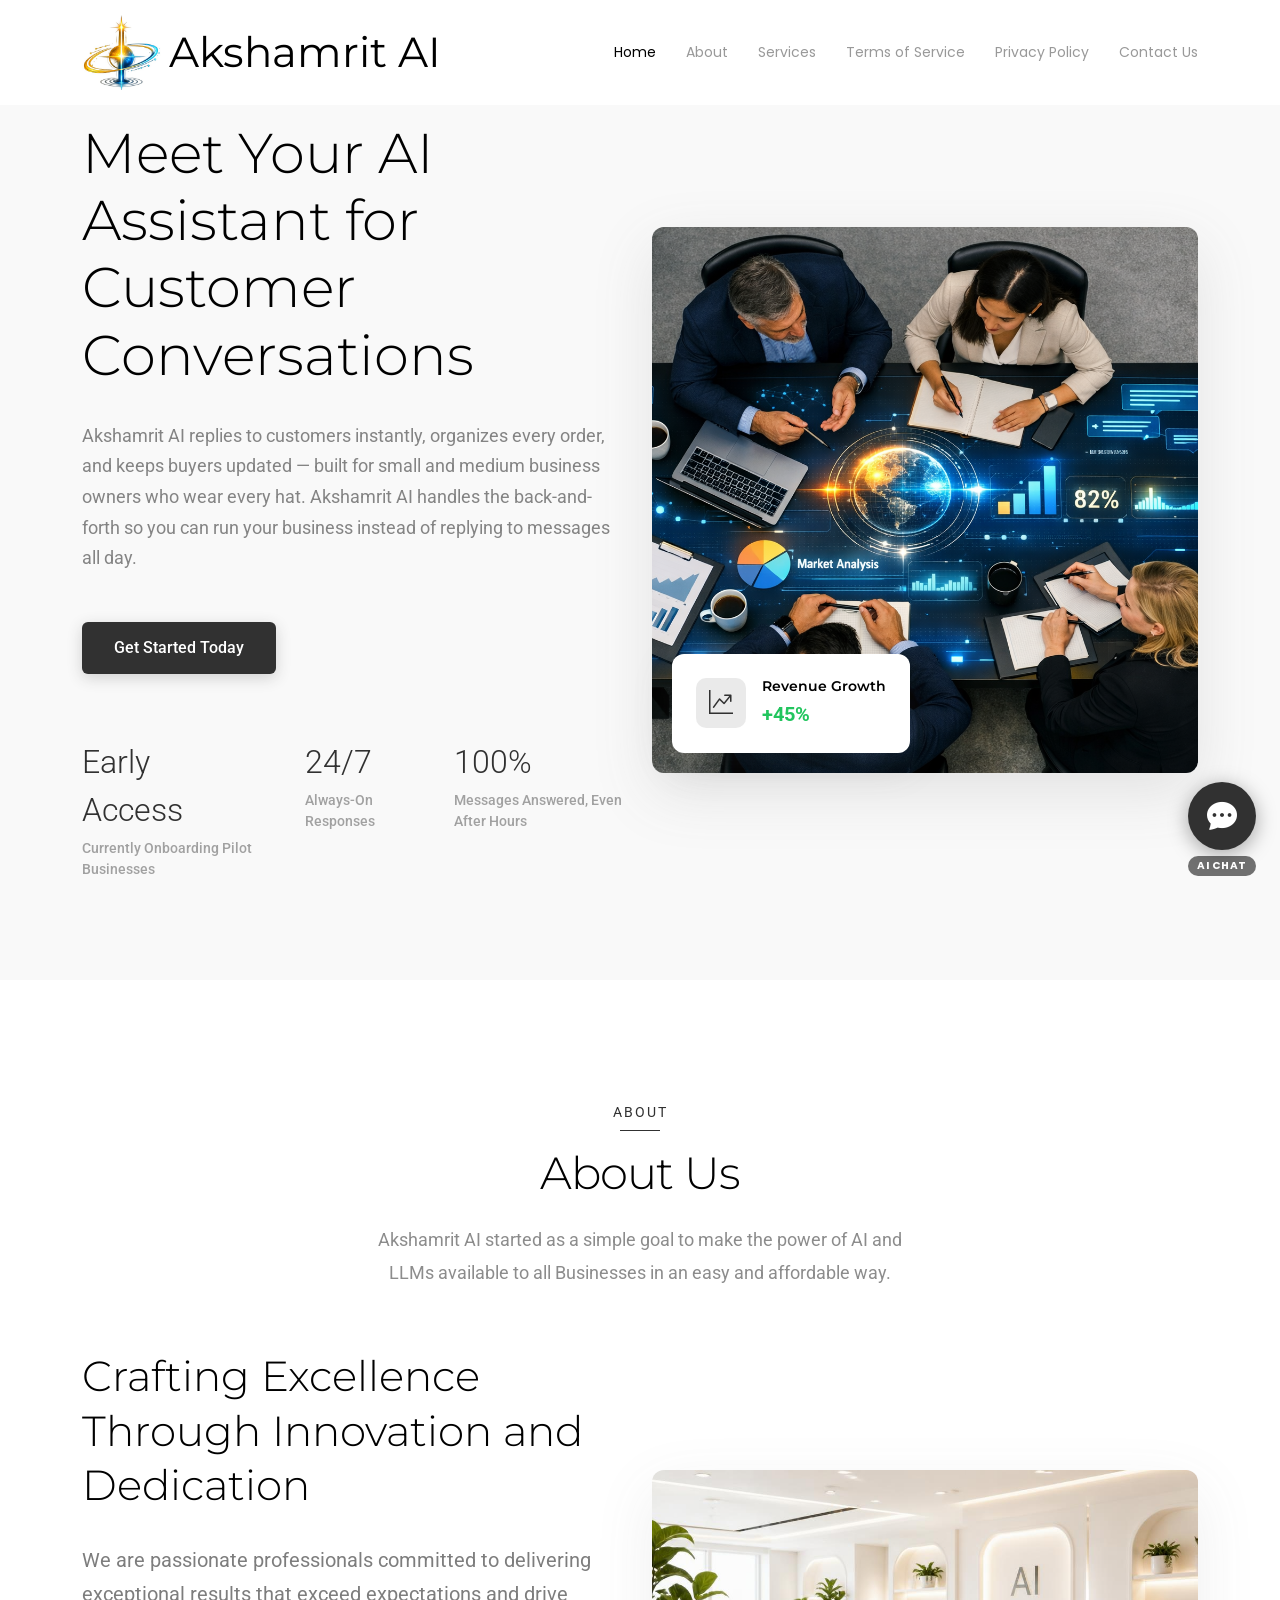
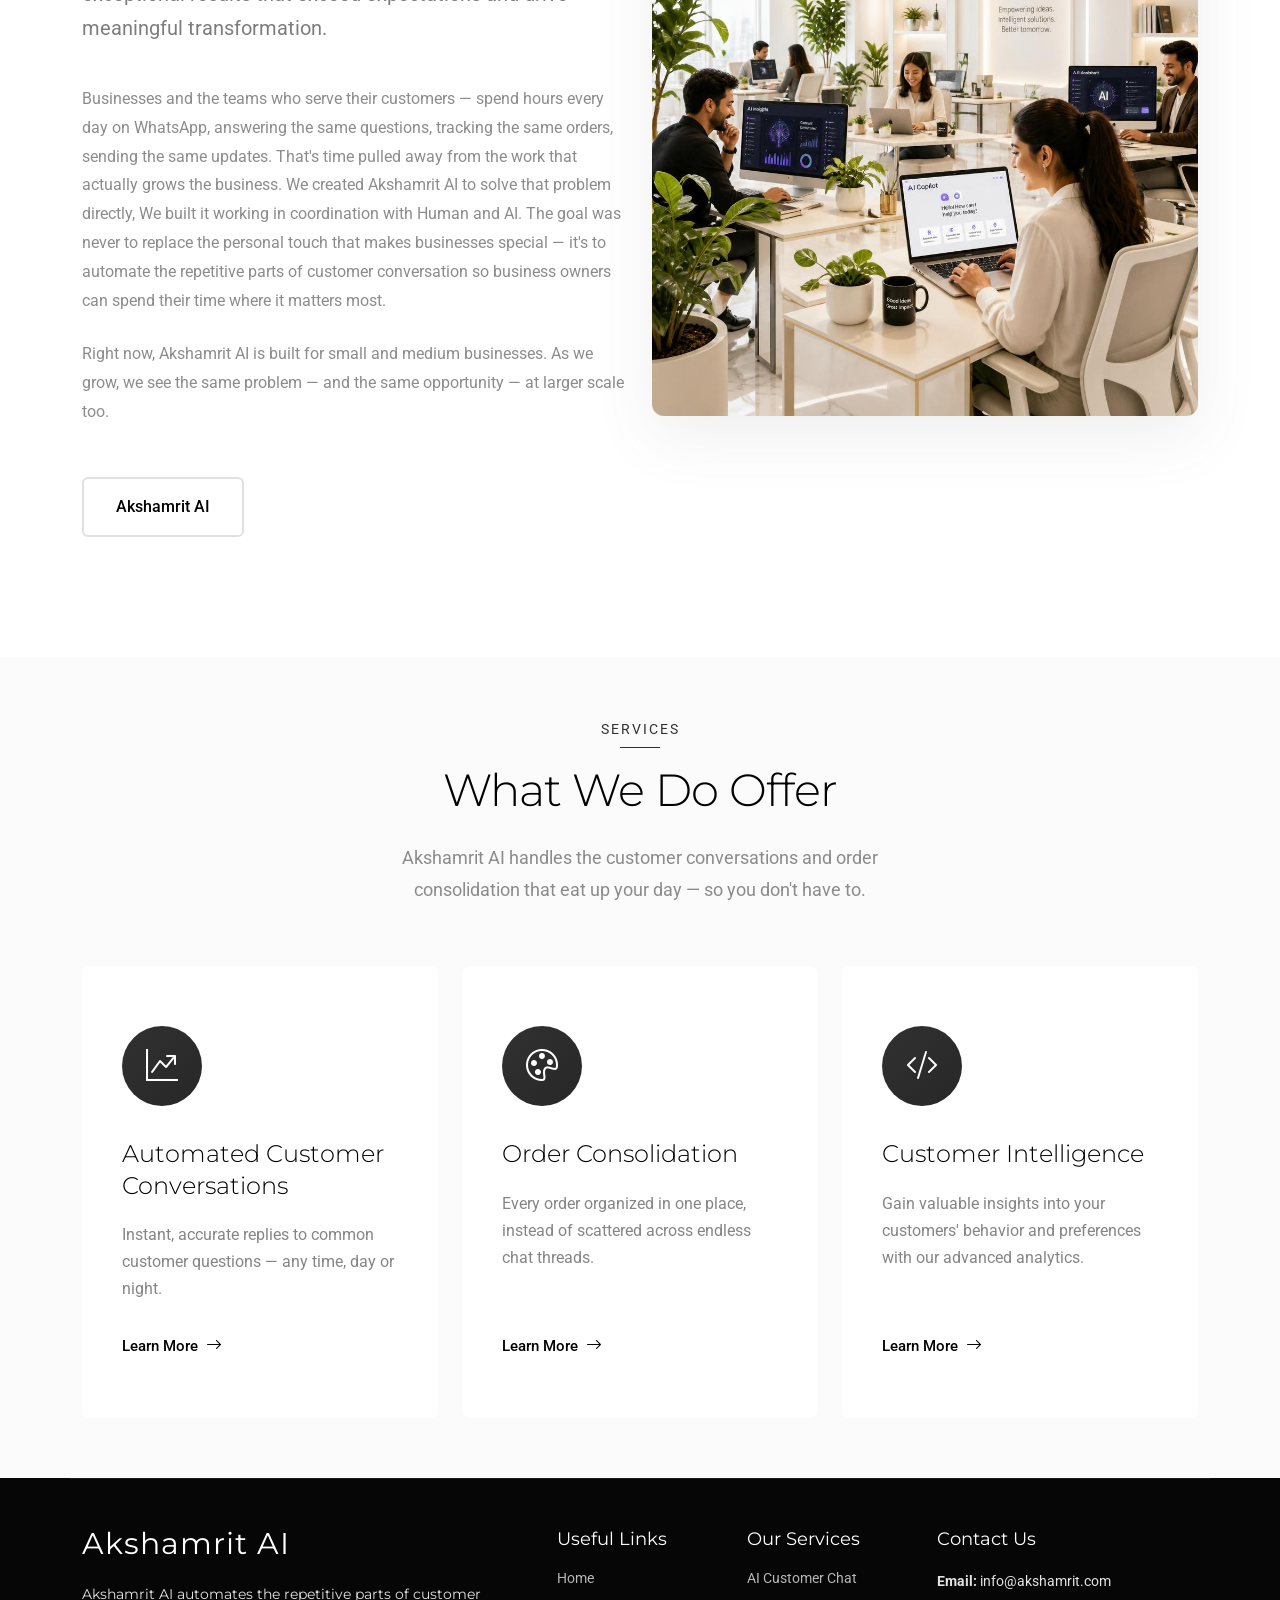
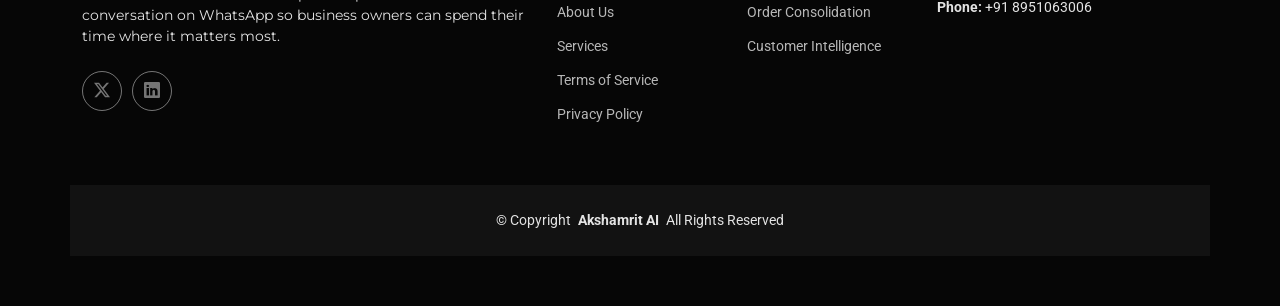
<file: index.html>
<!DOCTYPE html>
<html lang="en">

<head>
  <meta charset="utf-8">
  <meta content="width=device-width, initial-scale=1.0" name="viewport">
  <title>Akshamrit AI</title>
  <meta name="description" content="">
  <meta name="keywords" content="">

  <!-- Favicons -->
  <link href="assets/img/favicon.jpeg" rel="icon">

  <!-- Fonts -->
  <link href="https://fonts.googleapis.com" rel="preconnect">
  <link href="https://fonts.gstatic.com" rel="preconnect" crossorigin>
  <link href="https://fonts.googleapis.com/css2?family=Roboto:wght@300;400;500;600;700&family=Montserrat:wght@300;400;500;600&family=Poppins:wght@300;400&display=swap" rel="stylesheet">

  <!-- Vendor CSS Files -->
  <link href="assets/vendor/bootstrap/css/bootstrap.min.css" rel="stylesheet">
  <link href="assets/vendor/bootstrap-icons/bootstrap-icons.css" rel="stylesheet">
  <link href="assets/vendor/aos/aos.css" rel="stylesheet">

  <!-- Main CSS File -->
  <link href="assets/css/main.css" rel="stylesheet">

  <!-- Chatbot Widget CSS -->
  <link href="assets/css/chatbot.css" rel="stylesheet">
</head>

<body class="index-page">

  <header id="header" class="header d-flex align-items-center fixed-top">
    <div class="container-fluid container-xl position-relative d-flex align-items-center justify-content-between">

      <a href="index.html" class="logo d-flex align-items-center">
         <img src="assets/img/logo.jpeg" alt="Akshamrit AI Logo">
        <h1 class="sitename">Akshamrit AI</h1>
      </a>

      <nav id="navmenu" class="navmenu">
        <ul>
          <li><a href="#index" class="active">Home</a></li>
          <li><a href="#about">About</a></li>
          <li><a href="#services">Services</a></li>
          <li><a href="terms.html">Terms of Service</a></li>
          <li><a href="privacy.html">Privacy Policy</a></li>
          <!--
          <li class="dropdown"><a href="#"><span>Dropdown</span> <i class="bi bi-chevron-down toggle-dropdown"></i></a>
            <ul>
              <li><a href="#">Dropdown 1</a></li>
              <li class="dropdown"><a href="#"><span>Deep Dropdown</span> <i class="bi bi-chevron-down toggle-dropdown"></i></a>
                <ul>
                  <li><a href="#">Deep Dropdown 1</a></li>
                  <li><a href="#">Deep Dropdown 2</a></li>
                  <li><a href="#">Deep Dropdown 3</a></li>
                  <li><a href="#">Deep Dropdown 4</a></li>
                  <li><a href="#">Deep Dropdown 5</a></li>
                </ul>
              </li>
              <li><a href="#">Dropdown 2</a></li>
              <li><a href="#">Dropdown 3</a></li>
              <li><a href="#">Dropdown 4</a></li>
            </ul>
          </li>
        -->
          <li><a href="contact.html">Contact Us</a></li>
        </ul>
        <i class="mobile-nav-toggle d-xl-none bi bi-list"></i>
      </nav>

    </div>
  </header>

  <main class="main">

    <!-- Index Section -->
    <section id="index" class="hero section light-background">

      <div class="container" data-aos="fade-up" data-aos-delay="100">

        <div class="row align-items-center">
          <div class="col-lg-6">
            <div class="hero-content">
              <h1 data-aos="fade-up" data-aos-delay="200">Meet Your AI Assistant for Customer Conversations</h1>
              <p data-aos="fade-up" data-aos-delay="300">Akshamrit AI replies to customers instantly, organizes every order, and keeps buyers updated — built for small and medium business owners who wear every hat. 
                Akshamrit AI handles the back-and-forth so you can run your business instead of replying to messages all day.</p>
              <div class="hero-cta" data-aos="fade-up" data-aos-delay="400">
                <a href="#" class="btn-primary" onclick="event.preventDefault(); window.ChatbotWidget && window.ChatbotWidget.openAndSend('Help me get started with Akshamrit');">Get Started Today</a>
                <!-- Demo Button. Enable when you have a demo video -->
                 <!--
                <a href="https://www.youtube.com/watch?v=Y7f98aduVJ8" class="btn-secondary glightbox">
                  <i class="bi bi-play-circle"></i>
                  Watch Demo
                </a>
                -->
              </div>
              <div class="hero-stats" data-aos="fade-up" data-aos-delay="500">
                <div class="stat-item">
                  <div class="stat-number">Early Access</div>
                  <div class="stat-label">Currently Onboarding Pilot Businesses</div>
                </div>
                <div class="stat-item">
                  <div class="stat-number">24/7</div>
                  <div class="stat-label">Always-On Responses</div>
                </div>
                <div class="stat-item">
                  <div class="stat-number">100%</div>
                  <div class="stat-label">Messages Answered, Even After Hours</div>
                </div>
              </div>
            </div>
          </div>

          <div class="col-lg-6">
            <div class="hero-image" data-aos="fade-left" data-aos-delay="300">
              <img src="assets/img/about/about-square-10.png" alt="Business Success" class="img-fluid">
              <div class="floating-card" data-aos="zoom-in" data-aos-delay="600">
                <div class="card-icon">
                  <i class="bi bi-graph-up-arrow"></i>
                </div>
                <div class="card-content">
                  <h5>Revenue Growth</h5>
                  <div class="growth-percentage">+45%</div>
                </div>
              </div>
            </div>
          </div>
        </div>

      </div>

    </section><!-- /Index Section -->

    <!-- About Section -->
    <section id="about" class="about section">

      <!-- Section Title -->
      <div class="container section-title" data-aos="fade-up">
        <span class="subtitle">About</span>
        <h2>About Us</h2>
        <p>Akshamrit AI started as a simple goal to make the power of AI and LLMs available to all Businesses in an easy and affordable way.</p>
      </div><!-- End Section Title -->

      <div class="container" data-aos="fade-up" data-aos-delay="100">

        <div class="row align-items-center">
          <div class="col-lg-6" data-aos="fade-right" data-aos-delay="200">
            <div class="content">
              <h2>Crafting Excellence Through Innovation and Dedication</h2>
              <p class="lead">We are passionate professionals committed to delivering exceptional results that exceed expectations and drive meaningful transformation.</p>

              <p>Businesses and the teams who serve their customers — spend hours every day on WhatsApp, answering the same questions, tracking the same orders, sending the same updates. That's time pulled away from the work that actually grows the business. We created Akshamrit AI to solve that problem directly, We built it working in coordination with Human and AI. The goal was never to replace the personal touch that makes businesses special — it's to automate the repetitive parts of customer conversation so business owners can spend their time where it matters most.</p>

              <p>Right now, Akshamrit AI is built for small and medium businesses. As we grow, we see the same problem — and the same opportunity — at larger scale too.</p>
              <!--
              <div class="stats-row">
                <div class="stat-item">
                  <div class="stat-number purecounter" data-purecounter-start="0" data-purecounter-end="15" data-purecounter-duration="1"></div>
                  <div class="stat-label">Years Experience</div>
                </div>
                <div class="stat-item">
                  <div class="stat-number purecounter" data-purecounter-start="0" data-purecounter-end="850" data-purecounter-duration="1"></div>
                  <div class="stat-label">Projects Completed</div>
                </div>
                <div class="stat-item">
                  <div class="stat-number purecounter" data-purecounter-start="0" data-purecounter-end="240" data-purecounter-duration="1"></div>
                  <div class="stat-label">Happy Clients</div>
                </div>
              </div>
              -->
              <div class="cta-section">
                <a href="#" team="" class="btn-outline">Akshamrit AI</a>
              </div>
            </div>
          </div>

          <div class="col-lg-6" data-aos="fade-left" data-aos-delay="300">
            <div class="image-wrapper">
              <img src="assets/img/about/about-square-12.jpg" alt="About us" class="img-fluid" loading="lazy">
              <!--
              <div class="floating-card" data-aos="zoom-in" data-aos-delay="500">
                <div class="card-content">
                  <div class="icon">
                    <i class="bi bi-award"></i>
                  </div>
                  <div class="text">
                    <h4>Award Winning</h4>
                    <p>Recognized for excellence in our industry</p>
                  </div>
                </div>
              </div>
              -->
            </div>
          </div>
        </div>

      </div>

    </section><!-- /About Section -->

    <!-- Services Section -->
    <section id="services" class="services section">

      <!-- Section Title -->
      <div class="container section-title" data-aos="fade-up">
        <span class="subtitle">Services</span>
        <h2>What We Do Offer</h2>
        <p>Akshamrit AI handles the customer conversations and order consolidation that eat up your day — so you don't have to.</p>
      </div><!-- End Section Title -->

      <div class="container" data-aos="fade-up" data-aos-delay="100">

        <div class="row gy-5">

          <div class="col-lg-4 col-md-6" data-aos="fade-up" data-aos-delay="200">
            <div class="service-item">
              <div class="service-icon">
                <i class="bi bi-graph-up-arrow"></i>
              </div>
              <h3>Automated Customer Conversations</h3>
              <p>Instant, accurate replies to common customer questions — any time, day or night.</p>
              <a href="service-details.html" class="service-link">
                Learn More <i class="bi bi-arrow-right"></i>
              </a>
            </div>
          </div><!-- End Service Item -->

          <div class="col-lg-4 col-md-6" data-aos="fade-up" data-aos-delay="300">
            <div class="service-item">
              <div class="service-icon">
                <i class="bi bi-palette"></i>
              </div>
              <h3>Order Consolidation</h3>
              <p>Every order organized in one place, instead of scattered across endless chat threads.</p>
              <a href="service-details.html" class="service-link">
                Learn More <i class="bi bi-arrow-right"></i>
              </a>
            </div>
          </div><!-- End Service Item -->

          <div class="col-lg-4 col-md-6" data-aos="fade-up" data-aos-delay="400">
            <div class="service-item">
              <div class="service-icon">
                <i class="bi bi-code-slash"></i>
              </div>
              <h3>Customer Intelligence</h3>
              <p>Gain valuable insights into your customers' behavior and preferences with our advanced analytics.</p>
              <a href="service-details.html" class="service-link">
                Learn More <i class="bi bi-arrow-right"></i>
              </a>
            </div>
          </div><!-- End Service Item -->
          <!--
          <div class="col-lg-4 col-md-6" data-aos="fade-up" data-aos-delay="200">
            <div class="service-item">
              <div class="service-icon">
                <i class="bi bi-megaphone"></i>
              </div>
              <h3>Marketing Strategy</h3>
              <p>Vivamus magna justo lacinia eget consectetur sed convallis at tellus. Cras ultricies ligula sed magna dictum porta.</p>
              <a href="service-details.html" class="service-link">
                Learn More <i class="bi bi-arrow-right"></i>
              </a>
            </div>
          </div>

          <div class="col-lg-4 col-md-6" data-aos="fade-up" data-aos-delay="300">
            <div class="service-item">
              <div class="service-icon">
                <i class="bi bi-people"></i>
              </div>
              <h3>Team Building</h3>
              <p>Donec rutrum congue leo eget malesuada. Vestibulum ac diam sit amet quam vehicula elementum sed sit amet dui.</p>
              <a href="service-details.html" class="service-link">
                Learn More <i class="bi bi-arrow-right"></i>
              </a>
            </div>
          </div>

          <div class="col-lg-4 col-md-6" data-aos="fade-up" data-aos-delay="400">
            <div class="service-item">
              <div class="service-icon">
                <i class="bi bi-bar-chart"></i>
              </div>
              <h3>Data Analytics</h3>
              <p>Nulla porttitor accumsan tincidunt. Mauris blandit aliquet elit eget tincidunt nibh pulvinar a. Sed porttitor lectus nibh.</p>
              <a href="service-details.html" class="service-link">
                Learn More <i class="bi bi-arrow-right"></i>
              </a>
            </div>
          </div>
          -->
        </div>

      </div>

    </section><!-- /Services Section -->

  </main>

  <footer id="footer" class="footer dark-background">

    <div class="container footer-top">
      <div class="row gy-4">
        <div class="col-lg-5 col-md-12 footer-about">
          <a href="index.html" class="logo d-flex align-items-center">
            <span class="sitename">Akshamrit AI</span>
          </a>
          <p>Akshamrit AI automates the repetitive parts of customer conversation on WhatsApp so business owners can spend their time where it matters most.</p>
          <div class="social-links d-flex mt-4">
            <a href="https://x.com/SudeepPramanick"><i class="bi bi-twitter-x"></i></a>
            <a href="https://www.linkedin.com/in/sudeep-pramanick"><i class="bi bi-linkedin"></i></a>
          </div>
        </div>

        <div class="col-lg-2 col-6 footer-links">
          <h4>Useful Links</h4>
          <ul>
            <li><a href="index.html">Home</a></li>
            <li><a href="index.html#about">About Us</a></li>
            <li><a href="index.html#services">Services</a></li>
            <li><a href="terms.html">Terms of Service</a></li>
            <li><a href="privacy.html">Privacy Policy</a></li>
          </ul>
        </div>

        <div class="col-lg-2 col-6 footer-links">
          <h4>Our Services</h4>
          <ul>
            <li><a href="service-details.html#automated-conversations">AI Customer Chat</a></li>
            <li><a href="service-details.html#order-consolidation">Order Consolidation</a></li>
            <li><a href="service-details.html#customer-intelligence">Customer Intelligence</a></li>
          </ul>
        </div>

        <div class="col-lg-3 col-md-12 footer-contact text-center text-md-start">
          <h4>Contact Us</h4>
          <p><strong>Email:</strong> <span>info@akshamrit.com</span></p>
          <p><strong>Phone:</strong> <span>+91 8951063006</span></p>
        </div>

      </div>
    </div>

    <div class="container copyright text-center mt-4">
      <p>© <span>Copyright</span> <strong class="px-1 sitename">Akshamrit AI</strong> <span>All Rights Reserved</span></p>
    </div>

  </footer>

  <!-- Preloader -->
  <div id="preloader"></div>

  <!-- Vendor JS Files -->
  <script src="assets/vendor/bootstrap/js/bootstrap.bundle.min.js" defer></script>
  <script src="assets/vendor/aos/aos.js" defer></script>

  <!-- Main JS File -->
  <script src="assets/js/main.js" defer></script>

  <!-- Chatbot Widget -->
  <div id="chatbot-widget">
    <button id="chatbot-toggle" title="Chat with us">
      <i class="bi bi-chat-dots-fill"></i>
    </button>
    <span id="chatbot-label">AI Chat</span>

    <div id="chatbot-window" class="chatbot-hidden">
      <div class="chatbot-header">
        <h3>Akshamrit AI Assistant</h3>
        <button id="chatbot-close" title="Close">&times;</button>
      </div>

      <div id="chatbot-messages"></div>

      <div class="chatbot-input-area">
        <input
          type="text"
          id="chatbot-input"
          placeholder="Type your message..."
          autocomplete="off"
          maxlength="2000"
        />
        <button id="chatbot-send" title="Send">
          <i class="bi bi-send-fill"></i>
        </button>
      </div>
    </div>
  </div>

  <script>
    window.ChatbotConfig = {
      apiEndpoint: 'https://akshamrit.com/webaiinterface/1000000000/root',
      apiKey: '791f5c061e85d0f7216111c226d508143c556286d10f8b42c1fcbdbb106ee26f'
    };
  </script>
  <script src="assets/js/chatbot.js"></script>

</body>

</html>
</file>
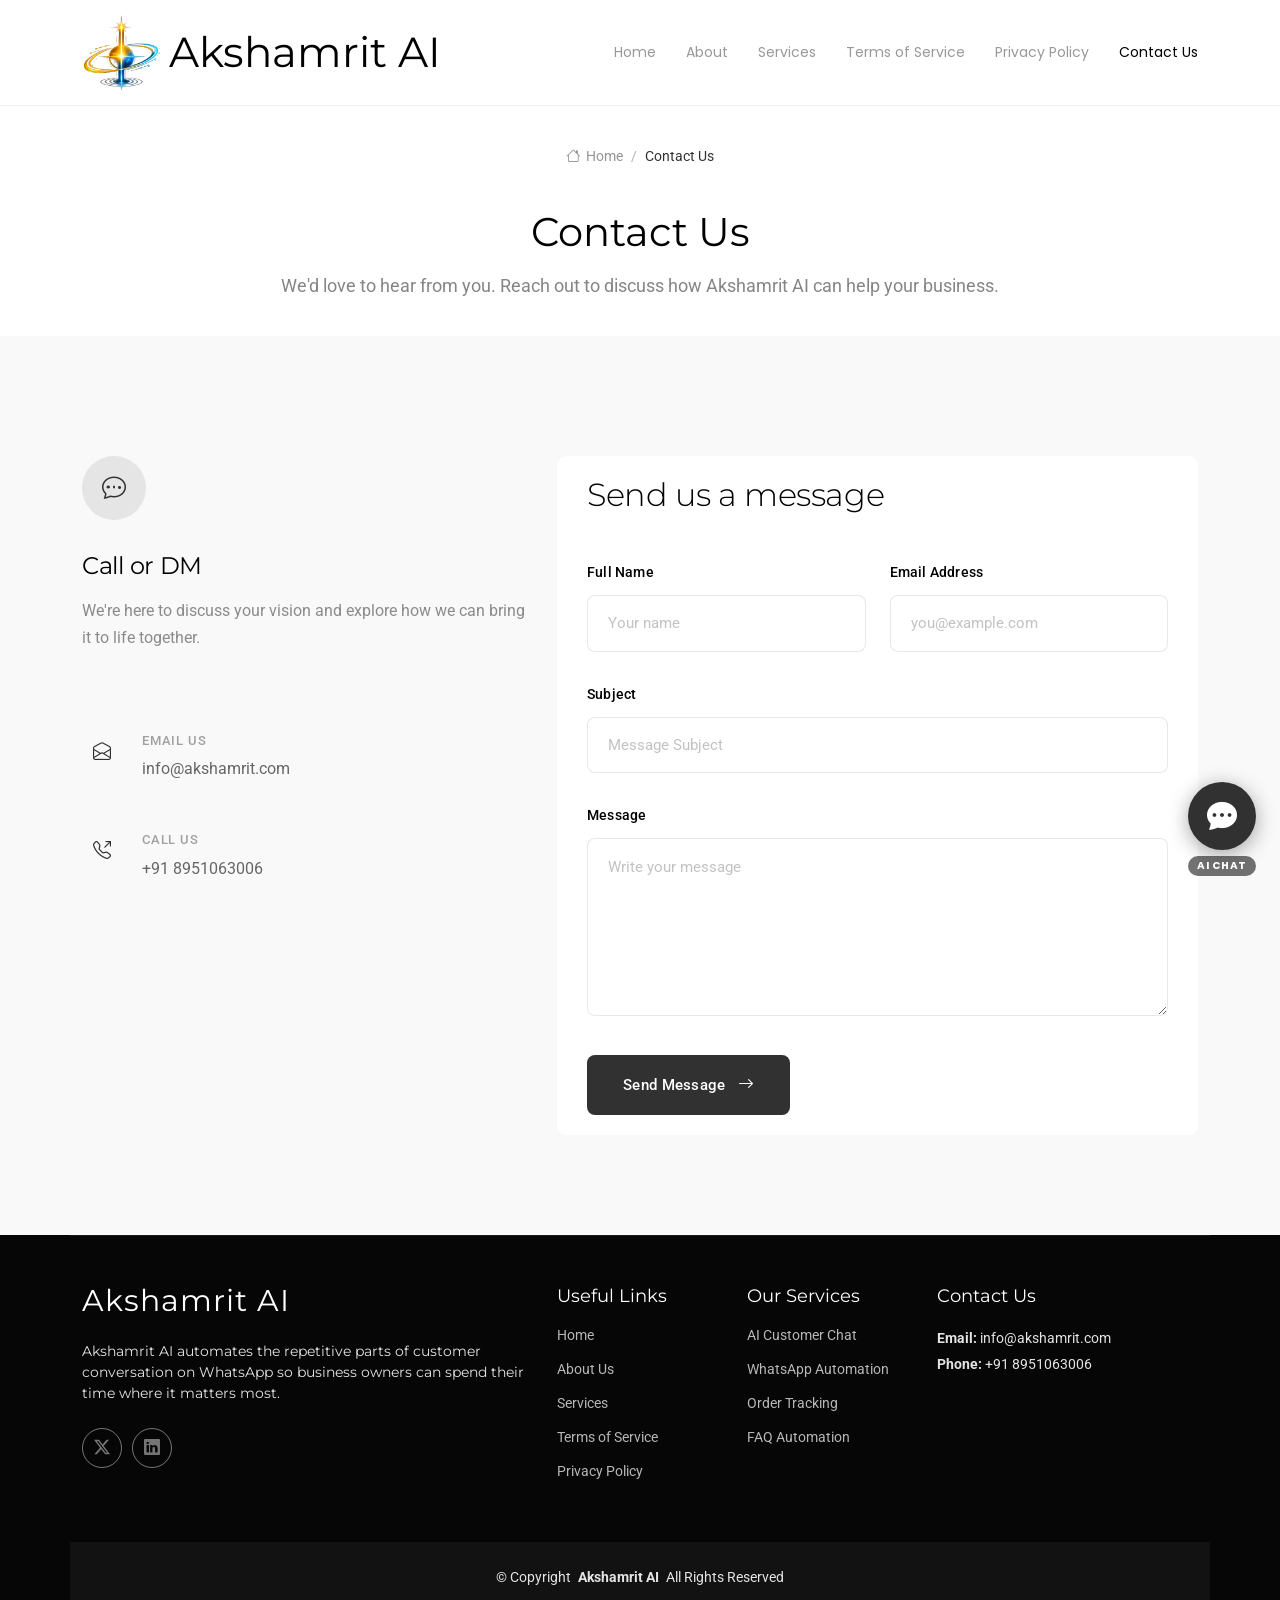
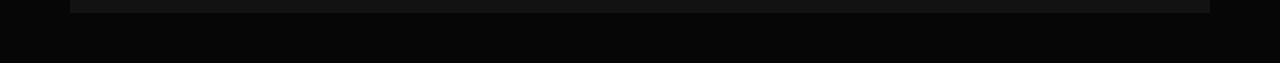
<file: contact.html>
<!DOCTYPE html>
<html lang="en">

<head>
  <meta charset="utf-8">
  <meta content="width=device-width, initial-scale=1.0" name="viewport">
  <title>Contact Us - Akshamrit AI</title>
  <meta name="description" content="">
  <meta name="keywords" content="">

  <!-- Favicons -->
  <link href="assets/img/favicon.png" rel="icon">
  <link href="assets/img/apple-touch-icon.png" rel="apple-touch-icon">

  <!-- Fonts -->
  <link href="https://fonts.googleapis.com" rel="preconnect">
  <link href="https://fonts.gstatic.com" rel="preconnect" crossorigin>
  <link href="https://fonts.googleapis.com/css2?family=Roboto:ital,wght@0,100;0,300;0,400;0,500;0,700;0,900;1,100;1,300;1,400;1,500;1,700;1,900&family=Montserrat:ital,wght@0,100;0,200;0,300;0,400;0,500;0,600;0,700;0,800;0,900;1,100;1,200;1,300;1,400;1,500;1,600;1,700;1,800;1,900&family=Poppins:ital,wght@0,100;0,200;0,300;0,400;0,500;0,600;0,700;0,800;0,900;1,100;1,200;1,300;1,400;1,500;1,600;1,700;1,800;1,900&display=swap" rel="stylesheet">

  <!-- Vendor CSS Files -->
  <link href="assets/vendor/bootstrap/css/bootstrap.min.css" rel="stylesheet">
  <link href="assets/vendor/bootstrap-icons/bootstrap-icons.css" rel="stylesheet">
  <link href="assets/vendor/aos/aos.css" rel="stylesheet">
  <link href="assets/vendor/glightbox/css/glightbox.min.css" rel="stylesheet">
  <link href="assets/vendor/swiper/swiper-bundle.min.css" rel="stylesheet">

  <!-- Main CSS File -->
  <link href="assets/css/main.css" rel="stylesheet">

  <!-- Chatbot Widget CSS -->
  <link href="assets/css/chatbot.css" rel="stylesheet">
</head>

<body class="contact-page">

  <header id="header" class="header d-flex align-items-center sticky-top">
    <div class="container-fluid container-xl position-relative d-flex align-items-center justify-content-between">

      <a href="index.html" class="logo d-flex align-items-center">
        <img src="assets/img/logo.png" alt="Akshamrit AI Logo">
        <h1 class="sitename">Akshamrit AI</h1>
      </a>

      <nav id="navmenu" class="navmenu">
        <ul>
          <li><a href="index.html">Home</a></li>
          <li><a href="index.html#about">About</a></li>
          <li><a href="index.html#services">Services</a></li>
          <li><a href="terms.html">Terms of Service</a></li>
          <li><a href="privacy.html">Privacy Policy</a></li>
          <li><a href="contact.html" class="active">Contact Us</a></li>
        </ul>
        <i class="mobile-nav-toggle d-xl-none bi bi-list"></i>
      </nav>

    </div>
  </header>

  <main class="main">

    <!-- Page Title -->
    <div class="page-title">
      <div class="breadcrumbs">
        <nav aria-label="breadcrumb">
          <ol class="breadcrumb">
            <li class="breadcrumb-item"><a href="index.html"><i class="bi bi-house"></i> Home</a></li>
            <li class="breadcrumb-item active current">Contact Us</li>
          </ol>
        </nav>
      </div>

      <div class="title-wrapper">
        <h1>Contact Us</h1>
        <p>We'd love to hear from you. Reach out to discuss how Akshamrit AI can help your business.</p>
      </div>
    </div><!-- End Page Title -->

    <!-- Contact Section -->
    <section id="contact" class="contact section light-background">

      <div class="container">
        <div class="row gy-4">
          <div class="col-lg-5">

            <div class="info-item">
              <div class="info-icon">
                <i class="bi bi-chat-dots"></i>
              </div>
              <div class="info-content">
                <h4>Call or DM</h4>
                <p>We're here to discuss your vision and explore how we can bring it to life together.</p>
              </div>
            </div>

            <div class="contact-details">

              <div class="detail-item">
                <div class="detail-icon">
                  <i class="bi bi-envelope-open"></i>
                </div>
                <div class="detail-content">
                  <span class="detail-label">Email us</span>
                  <span class="detail-value">info@akshamrit.com</span>
                </div>
              </div>

              <div class="detail-item">
                <div class="detail-icon">
                  <i class="bi bi-telephone-outbound"></i>
                </div>
                <div class="detail-content">
                  <span class="detail-label">Call us</span>
                  <span class="detail-value">+91 8951063006</span>
                </div>
              </div>

            </div>

          </div>

          <div class="col-lg-7">
            <div class="form-wrapper">
              <div class="form-header">
                <h3>Send us a message</h3>
              </div>

              <form id="contactForm" method="post" target="hidden-iframe" class="php-email-form">

                <div class="row">
                  <div class="col-md-6">
                    <div class="form-group">
                      <label>Full Name</label>
                      <input type="text" name="entry.1076048606" id="name" placeholder="Your name" required>
                    </div>
                  </div>
                  <div class="col-md-6">
                    <div class="form-group">
                      <label>Email Address</label>
                      <input type="email" name="entry.1640287608" id="email" placeholder="you@example.com" required>
                    </div>
                  </div>
                </div>

                <div class="form-group">
                  <label>Subject</label>
                  <input type="text" name="entry.338001997" id="subject" placeholder="Message Subject" required>
                </div>

                <div class="form-group">
                  <label for="message">Message</label>
                  <textarea name="entry.94772440" id="message" placeholder="Write your message" rows="6" required></textarea>
                </div>

                <div class="my-3">
                  <div class="loading">Loading</div>
                  <div class="error-message"></div>
                  <div class="sent-message">Your message has been sent. Thank you!</div>
                </div>

                <button type="submit" class="submit-btn">
                  <span>Send Message</span>
                  <i class="bi bi-arrow-right"></i>
                </button>

              </form>

            </div>

          </div>

        </div>
      </div>

    </section><!-- /Contact Section -->

  </main>

  <footer id="footer" class="footer dark-background">

    <div class="container footer-top">
      <div class="row gy-4">
        <div class="col-lg-5 col-md-12 footer-about">
          <a href="index.html" class="logo d-flex align-items-center">
            <span class="sitename">Akshamrit AI</span>
          </a>
          <p>Akshamrit AI automates the repetitive parts of customer conversation on WhatsApp so business owners can spend their time where it matters most.</p>
          <div class="social-links d-flex mt-4">
            <a href="https://x.com/SudeepPramanick"><i class="bi bi-twitter-x"></i></a>
            <a href="https://www.linkedin.com/in/sudeep-pramanick"><i class="bi bi-linkedin"></i></a>
          </div>
        </div>

        <div class="col-lg-2 col-6 footer-links">
          <h4>Useful Links</h4>
          <ul>
            <li><a href="index.html">Home</a></li>
            <li><a href="index.html#about">About Us</a></li>
            <li><a href="index.html#services">Services</a></li>
            <li><a href="terms.html">Terms of Service</a></li>
            <li><a href="privacy.html">Privacy Policy</a></li>
          </ul>
        </div>

        <div class="col-lg-2 col-6 footer-links">
          <h4>Our Services</h4>
          <ul>
            <li><a href="index.html#services">AI Customer Chat</a></li>
            <li><a href="index.html#services">WhatsApp Automation</a></li>
            <li><a href="index.html#services">Order Tracking</a></li>
            <li><a href="index.html#services">FAQ Automation</a></li>
          </ul>
        </div>

        <div class="col-lg-3 col-md-12 footer-contact text-center text-md-start">
          <h4>Contact Us</h4>
          <p><strong>Email:</strong> <span>info@akshamrit.com</span></p>
          <p><strong>Phone:</strong> <span>+91 8951063006</span></p>
        </div>

      </div>
    </div>

    <div class="container copyright text-center mt-4">
      <p>© <span>Copyright</span> <strong class="px-1 sitename">Akshamrit AI</strong> <span>All Rights Reserved</span></p>
    </div>

  </footer>

  <!-- Preloader -->
  <div id="preloader"></div>

  <!-- Vendor JS Files -->
  <script src="assets/vendor/bootstrap/js/bootstrap.bundle.min.js"></script>
  <script src="assets/vendor/aos/aos.js"></script>
  <script src="assets/vendor/glightbox/js/glightbox.min.js"></script>
  <script src="assets/vendor/purecounter/purecounter_vanilla.js"></script>
  <script src="assets/vendor/imagesloaded/imagesloaded.pkgd.min.js"></script>
  <script src="assets/vendor/isotope-layout/isotope.pkgd.min.js"></script>
  <script src="assets/vendor/swiper/swiper-bundle.min.js"></script>

  <!-- Main JS File -->
  <script src="assets/js/main.js"></script>

  <!-- Google Forms submission -->
  <iframe name="hidden-iframe" style="display:none;"></iframe>
  <script>
    const GOOGLE_FORM_URL = 'https://docs.google.com/forms/d/e/1FAIpQLScDNb7xOdxY-SIZ6kTWsF5tuQTLgM1xCEBRIrOvVJOiQPDaMA/formResponse';

    document.getElementById('contactForm').addEventListener('submit', function (e) {
      e.preventDefault();

      const form = e.target;
      const loading = form.querySelector('.loading');
      const errorMsg = form.querySelector('.error-message');
      const sentMsg = form.querySelector('.sent-message');

      loading.style.display = 'block';
      errorMsg.style.display = 'none';
      sentMsg.style.display = 'none';

      form.action = GOOGLE_FORM_URL;
      form.submit();

      setTimeout(function () {
        loading.style.display = 'none';
        sentMsg.style.display = 'block';
        form.reset();
        form.removeAttribute('action');
      }, 1500);
    });
  </script>


  <!-- Chatbot Widget -->
  <div id="chatbot-widget">
    <button id="chatbot-toggle" title="Chat with us">
      <i class="bi bi-chat-dots-fill"></i>
    </button>
    <span id="chatbot-label">AI Chat</span>

    <div id="chatbot-window" class="chatbot-hidden">
      <div class="chatbot-header">
        <h3>Akshamrit AI Assistant</h3>
        <button id="chatbot-close" title="Close">&times;</button>
      </div>

      <div id="chatbot-messages"></div>

      <div class="chatbot-input-area">
        <input
          type="text"
          id="chatbot-input"
          placeholder="Type your message..."
          autocomplete="off"
          maxlength="2000"
        />
        <button id="chatbot-send" title="Send">
          <i class="bi bi-send-fill"></i>
        </button>
      </div>
    </div>
  </div>

  <script>
    window.ChatbotConfig = {
      apiEndpoint: 'https://akshamrit.com/webaiinterface/1000000000/root',
      apiKey: '791f5c061e85d0f7216111c226d508143c556286d10f8b42c1fcbdbb106ee26f'
    };
  </script>
  <script src="assets/js/chatbot.js"></script>

</body>

</html>
</file>
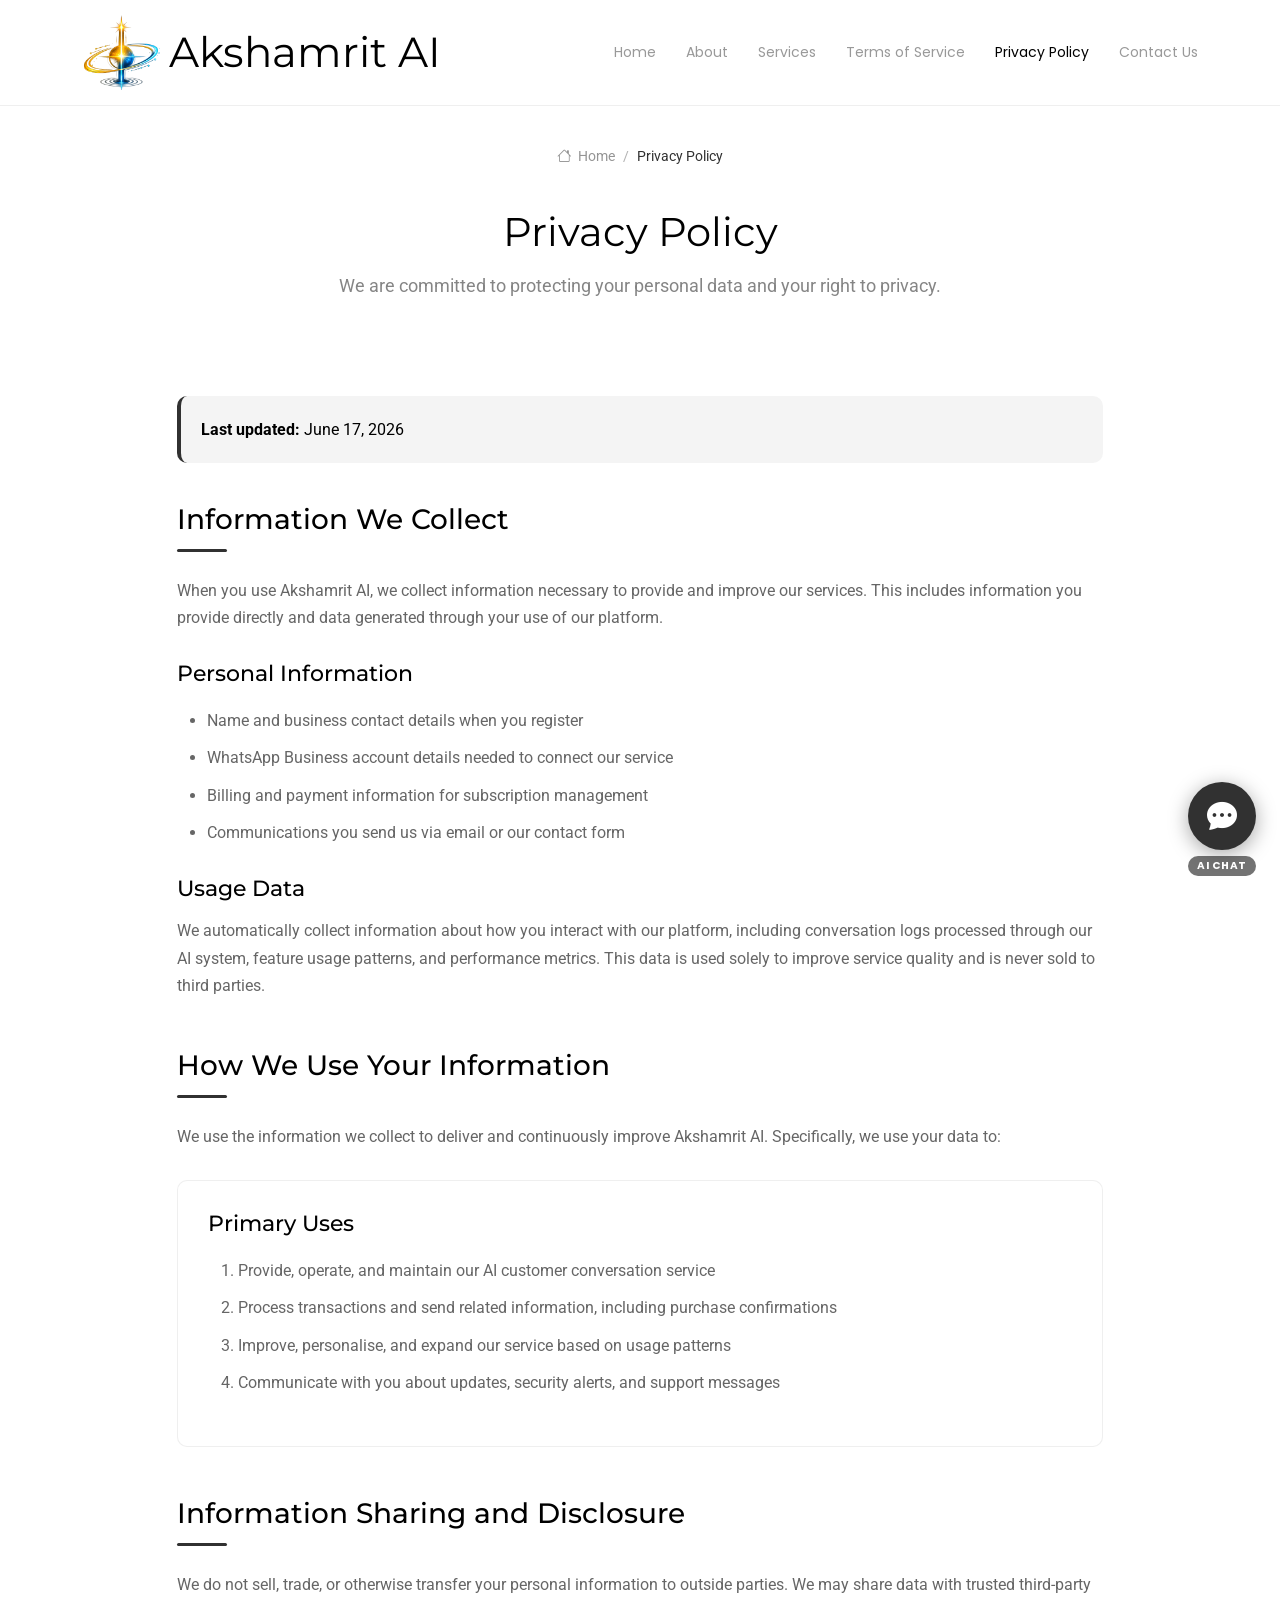
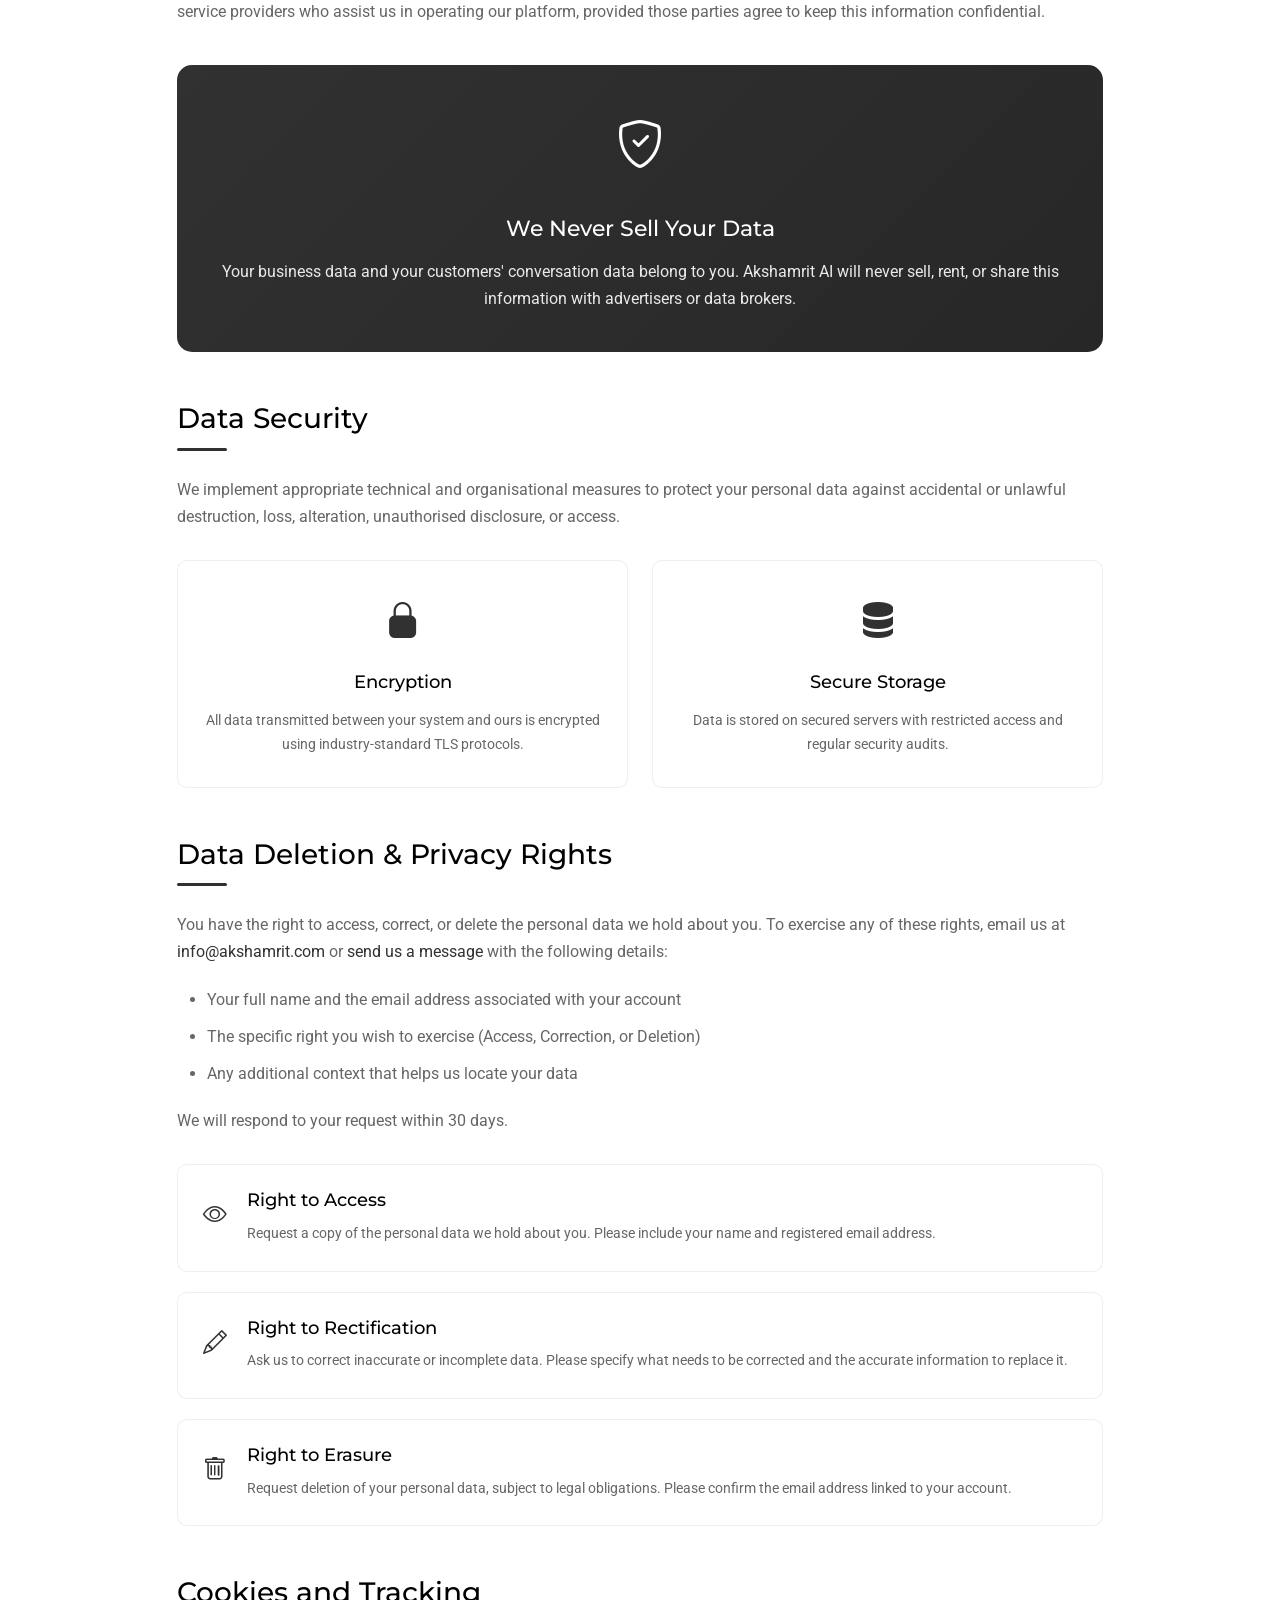
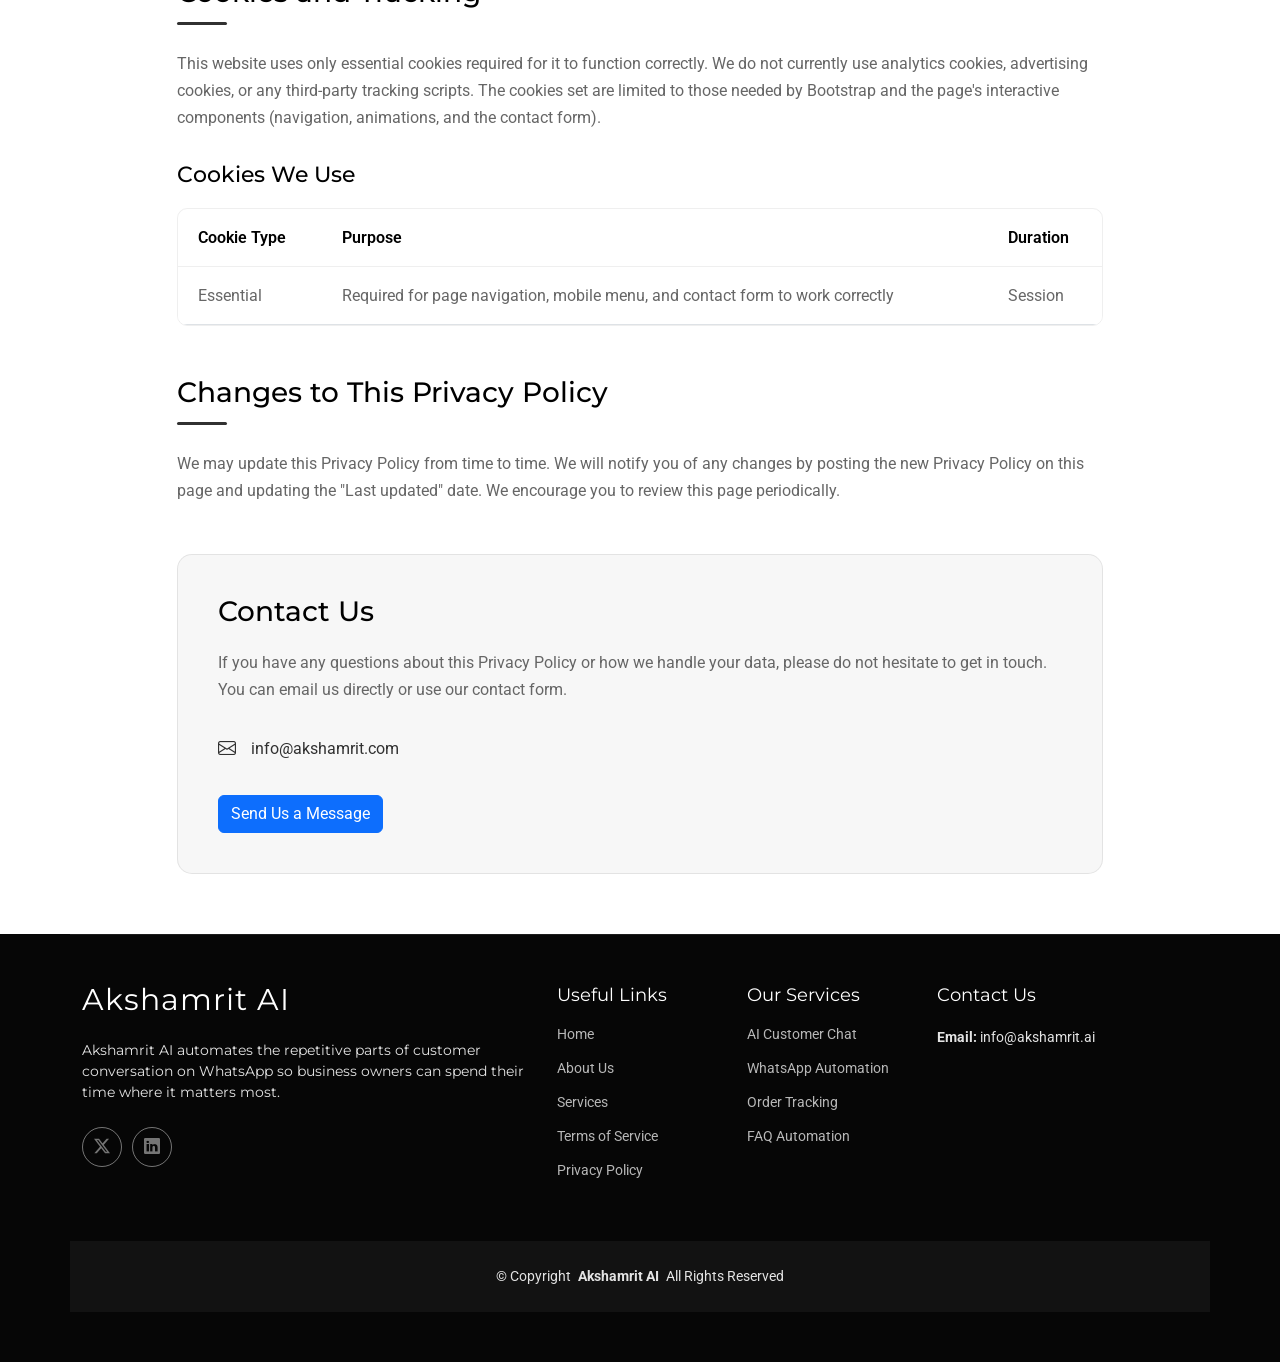
<file: privacy.html>
<!DOCTYPE html>
<html lang="en">

<head>
  <meta charset="utf-8">
  <meta content="width=device-width, initial-scale=1.0" name="viewport">
  <title>Privacy Policy - Akshamrit AI</title>
  <meta name="description" content="">
  <meta name="keywords" content="">

  <!-- Favicons -->
  <link href="assets/img/favicon.png" rel="icon">
  <link href="assets/img/apple-touch-icon.png" rel="apple-touch-icon">

  <!-- Fonts -->
  <link href="https://fonts.googleapis.com" rel="preconnect">
  <link href="https://fonts.gstatic.com" rel="preconnect" crossorigin>
  <link href="https://fonts.googleapis.com/css2?family=Roboto:ital,wght@0,100;0,300;0,400;0,500;0,700;0,900;1,100;1,300;1,400;1,500;1,700;1,900&family=Montserrat:ital,wght@0,100;0,200;0,300;0,400;0,500;0,600;0,700;0,800;0,900;1,100;1,200;1,300;1,400;1,500;1,600;1,700;1,800;1,900&family=Poppins:ital,wght@0,100;0,200;0,300;0,400;0,500;0,600;0,700;0,800;0,900;1,100;1,200;1,300;1,400;1,500;1,600;1,700;1,800;1,900&display=swap" rel="stylesheet">

  <!-- Vendor CSS Files -->
  <link href="assets/vendor/bootstrap/css/bootstrap.min.css" rel="stylesheet">
  <link href="assets/vendor/bootstrap-icons/bootstrap-icons.css" rel="stylesheet">
  <link href="assets/vendor/aos/aos.css" rel="stylesheet">
  <link href="assets/vendor/glightbox/css/glightbox.min.css" rel="stylesheet">
  <link href="assets/vendor/swiper/swiper-bundle.min.css" rel="stylesheet">

  <!-- Main CSS File -->
  <link href="assets/css/main.css" rel="stylesheet">

  <!-- Chatbot Widget CSS -->
  <link href="assets/css/chatbot.css" rel="stylesheet">
</head>

<body class="privacy-page">

  <header id="header" class="header d-flex align-items-center sticky-top">
    <div class="container-fluid container-xl position-relative d-flex align-items-center justify-content-between">

      <a href="index.html" class="logo d-flex align-items-center">
        <img src="assets/img/logo.png" alt="Akshamrit AI Logo">
        <h1 class="sitename">Akshamrit AI</h1>
      </a>

      <nav id="navmenu" class="navmenu">
        <ul>
          <li><a href="index.html">Home</a></li>
          <li><a href="index.html#about">About</a></li>
          <li><a href="index.html#services">Services</a></li>
          <li><a href="terms.html">Terms of Service</a></li>
          <li><a href="privacy.html" class="active">Privacy Policy</a></li>
          <li><a href="contact.html">Contact Us</a></li>
        </ul>
        <i class="mobile-nav-toggle d-xl-none bi bi-list"></i>
      </nav>

    </div>
  </header>

  <main class="main">

    <!-- Page Title -->
    <div class="page-title">
      <div class="breadcrumbs">
        <nav aria-label="breadcrumb">
          <ol class="breadcrumb">
            <li class="breadcrumb-item"><a href="index.html"><i class="bi bi-house"></i> Home</a></li>
            <li class="breadcrumb-item active current">Privacy Policy</li>
          </ol>
        </nav>
      </div>

      <div class="title-wrapper">
        <h1>Privacy Policy</h1>
        <p>We are committed to protecting your personal data and your right to privacy.</p>
      </div>
    </div><!-- End Page Title -->

    <!-- Privacy Section -->
    <section id="privacy" class="privacy section">

      <div class="container" data-aos="fade-up" data-aos-delay="100">

        <div class="row">
          <div class="col-lg-10 mx-auto">

            <div class="privacy-content">

              <div class="last-updated" data-aos="fade-up" data-aos-delay="200">
                <p><strong>Last updated:</strong> June 17, 2026</p>
              </div>

              <div class="privacy-section" data-aos="fade-up" data-aos-delay="300">
                <h3>Information We Collect</h3>
                <p>When you use Akshamrit AI, we collect information necessary to provide and improve our services. This includes information you provide directly and data generated through your use of our platform.</p>

                <h4>Personal Information</h4>
                <ul>
                  <li>Name and business contact details when you register</li>
                  <li>WhatsApp Business account details needed to connect our service</li>
                  <li>Billing and payment information for subscription management</li>
                  <li>Communications you send us via email or our contact form</li>
                </ul>

                <h4>Usage Data</h4>
                <p>We automatically collect information about how you interact with our platform, including conversation logs processed through our AI system, feature usage patterns, and performance metrics. This data is used solely to improve service quality and is never sold to third parties.</p>
              </div>

              <div class="privacy-section" data-aos="fade-up" data-aos-delay="400">
                <h3>How We Use Your Information</h3>
                <p>We use the information we collect to deliver and continuously improve Akshamrit AI. Specifically, we use your data to:</p>

                <div class="info-box">
                  <h4>Primary Uses</h4>
                  <ol>
                    <li>Provide, operate, and maintain our AI customer conversation service</li>
                    <li>Process transactions and send related information, including purchase confirmations</li>
                    <li>Improve, personalise, and expand our service based on usage patterns</li>
                    <li>Communicate with you about updates, security alerts, and support messages</li>
                  </ol>
                </div>
              </div>

              <div class="privacy-section" data-aos="fade-up" data-aos-delay="500">
                <h3>Information Sharing and Disclosure</h3>
                <p>We do not sell, trade, or otherwise transfer your personal information to outside parties. We may share data with trusted third-party service providers who assist us in operating our platform, provided those parties agree to keep this information confidential.</p>

                <div class="highlight-box" data-aos="fade-up" data-aos-delay="600">
                  <i class="bi bi-shield-check"></i>
                  <h4>We Never Sell Your Data</h4>
                  <p>Your business data and your customers' conversation data belong to you. Akshamrit AI will never sell, rent, or share this information with advertisers or data brokers.</p>
                </div>
              </div>

              <div class="privacy-section" data-aos="fade-up" data-aos-delay="700">
                <h3>Data Security</h3>
                <p>We implement appropriate technical and organisational measures to protect your personal data against accidental or unlawful destruction, loss, alteration, unauthorised disclosure, or access.</p>

                <div class="security-measures">
                  <div class="row">
                    <div class="col-md-6" data-aos="fade-right" data-aos-delay="800">
                      <div class="measure-item">
                        <i class="bi bi-lock-fill"></i>
                        <h5>Encryption</h5>
                        <p>All data transmitted between your system and ours is encrypted using industry-standard TLS protocols.</p>
                      </div>
                    </div>
                    <div class="col-md-6" data-aos="fade-left" data-aos-delay="900">
                      <div class="measure-item">
                        <i class="bi bi-server"></i>
                        <h5>Secure Storage</h5>
                        <p>Data is stored on secured servers with restricted access and regular security audits.</p>
                      </div>
                    </div>
                  </div>
                </div>
              </div>

              <div id="data-deletion" class="privacy-section" data-aos="fade-up" data-aos-delay="1000">
                <h3>Data Deletion &amp; Privacy Rights</h3>
                <p>You have the right to access, correct, or delete the personal data we hold about you. To exercise any of these rights, email us at <a href="mailto:info@akshamrit.com">info@akshamrit.com</a> or <a href="contact.html">send us a message</a> with the following details:</p>
                <ul>
                  <li>Your full name and the email address associated with your account</li>
                  <li>The specific right you wish to exercise (Access, Correction, or Deletion)</li>
                  <li>Any additional context that helps us locate your data</li>
                </ul>
                <p>We will respond to your request within 30 days.</p>

                <div class="rights-list">
                  <div class="right-item">
                    <i class="bi bi-eye"></i>
                    <div>
                      <h5>Right to Access</h5>
                      <p>Request a copy of the personal data we hold about you. Please include your name and registered email address.</p>
                    </div>
                  </div>
                  <div class="right-item">
                    <i class="bi bi-pencil"></i>
                    <div>
                      <h5>Right to Rectification</h5>
                      <p>Ask us to correct inaccurate or incomplete data. Please specify what needs to be corrected and the accurate information to replace it.</p>
                    </div>
                  </div>
                  <div class="right-item">
                    <i class="bi bi-trash"></i>
                    <div>
                      <h5>Right to Erasure</h5>
                      <p>Request deletion of your personal data, subject to legal obligations. Please confirm the email address linked to your account.</p>
                    </div>
                  </div>
                </div>
              </div>

              <div class="privacy-section" data-aos="fade-up" data-aos-delay="1100">
                <h3>Cookies and Tracking</h3>
                <p>This website uses only essential cookies required for it to function correctly. We do not currently use analytics cookies, advertising cookies, or any third-party tracking scripts. The cookies set are limited to those needed by Bootstrap and the page's interactive components (navigation, animations, and the contact form).</p>

                <div class="cookie-types">
                  <h4>Cookies We Use</h4>
                  <div class="table-responsive">
                    <table class="table">
                      <thead>
                        <tr>
                          <th>Cookie Type</th>
                          <th>Purpose</th>
                          <th>Duration</th>
                        </tr>
                      </thead>
                      <tbody>
                        <tr>
                          <td>Essential</td>
                          <td>Required for page navigation, mobile menu, and contact form to work correctly</td>
                          <td>Session</td>
                        </tr>
                      </tbody>
                    </table>
                  </div>
                </div>
              </div>

              <div class="privacy-section" data-aos="fade-up" data-aos-delay="1200">
                <h3>Changes to This Privacy Policy</h3>
                <p>We may update this Privacy Policy from time to time. We will notify you of any changes by posting the new Privacy Policy on this page and updating the "Last updated" date. We encourage you to review this page periodically.</p>
              </div>

              <div class="contact-section" data-aos="fade-up" data-aos-delay="1300">
                <h3>Contact Us</h3>
                <p>If you have any questions about this Privacy Policy or how we handle your data, please do not hesitate to get in touch. You can email us directly or use our contact form.</p>

                <div class="contact-info">
                  <div class="contact-item">
                    <i class="bi bi-envelope"></i>
                    <a href="mailto:info@akshamrit.com">info@akshamrit.com</a>
                  </div>
                </div>

                <a href="contact.html" class="btn btn-primary mt-3">Send Us a Message</a>
              </div>

            </div>

          </div>
        </div>

      </div>

    </section><!-- /Privacy Section -->

  </main>

  <footer id="footer" class="footer dark-background">

    <div class="container footer-top">
      <div class="row gy-4">
        <div class="col-lg-5 col-md-12 footer-about">
          <a href="index.html" class="logo d-flex align-items-center">
            <span class="sitename">Akshamrit AI</span>
          </a>
          <p>Akshamrit AI automates the repetitive parts of customer conversation on WhatsApp so business owners can spend their time where it matters most.</p>
          <div class="social-links d-flex mt-4">
            <a href="https://x.com/SudeepPramanick"><i class="bi bi-twitter-x"></i></a>
            <a href="https://www.linkedin.com/in/sudeep-pramanick"><i class="bi bi-linkedin"></i></a>
          </div>
        </div>

        <div class="col-lg-2 col-6 footer-links">
          <h4>Useful Links</h4>
          <ul>
            <li><a href="index.html">Home</a></li>
            <li><a href="index.html#about">About Us</a></li>
            <li><a href="index.html#services">Services</a></li>
            <li><a href="terms.html">Terms of Service</a></li>
            <li><a href="privacy.html">Privacy Policy</a></li>
          </ul>
        </div>

        <div class="col-lg-2 col-6 footer-links">
          <h4>Our Services</h4>
          <ul>
            <li><a href="index.html#services">AI Customer Chat</a></li>
            <li><a href="index.html#services">WhatsApp Automation</a></li>
            <li><a href="index.html#services">Order Tracking</a></li>
            <li><a href="index.html#services">FAQ Automation</a></li>
          </ul>
        </div>

        <div class="col-lg-3 col-md-12 footer-contact text-center text-md-start">
          <h4>Contact Us</h4>
          <p><strong>Email:</strong> <span>info@akshamrit.ai</span></p>
        </div>

      </div>
    </div>

    <div class="container copyright text-center mt-4">
      <p>© <span>Copyright</span> <strong class="px-1 sitename">Akshamrit AI</strong> <span>All Rights Reserved</span></p>
    </div>

  </footer>

  <!-- Preloader -->
  <div id="preloader"></div>

  <!-- Vendor JS Files -->
  <script src="assets/vendor/bootstrap/js/bootstrap.bundle.min.js"></script>
  <script src="assets/vendor/php-email-form/validate.js"></script>
  <script src="assets/vendor/aos/aos.js"></script>
  <script src="assets/vendor/glightbox/js/glightbox.min.js"></script>
  <script src="assets/vendor/purecounter/purecounter_vanilla.js"></script>
  <script src="assets/vendor/imagesloaded/imagesloaded.pkgd.min.js"></script>
  <script src="assets/vendor/isotope-layout/isotope.pkgd.min.js"></script>
  <script src="assets/vendor/swiper/swiper-bundle.min.js"></script>

  <!-- Main JS File -->
  <script src="assets/js/main.js"></script>

  <!-- Chatbot Widget -->
  <div id="chatbot-widget">
    <button id="chatbot-toggle" title="Chat with us">
      <i class="bi bi-chat-dots-fill"></i>
    </button>
    <span id="chatbot-label">AI Chat</span>

    <div id="chatbot-window" class="chatbot-hidden">
      <div class="chatbot-header">
        <h3>Akshamrit AI Assistant</h3>
        <button id="chatbot-close" title="Close">&times;</button>
      </div>

      <div id="chatbot-messages"></div>

      <div class="chatbot-input-area">
        <input
          type="text"
          id="chatbot-input"
          placeholder="Type your message..."
          autocomplete="off"
          maxlength="2000"
        />
        <button id="chatbot-send" title="Send">
          <i class="bi bi-send-fill"></i>
        </button>
      </div>
    </div>
  </div>

  <script>
    window.ChatbotConfig = {
      apiEndpoint: 'https://akshamrit.com/webaiinterface/1000000000/root',
      apiKey: '791f5c061e85d0f7216111c226d508143c556286d10f8b42c1fcbdbb106ee26f'
    };
  </script>
  <script src="assets/js/chatbot.js"></script>

</body>

</html>
</file>
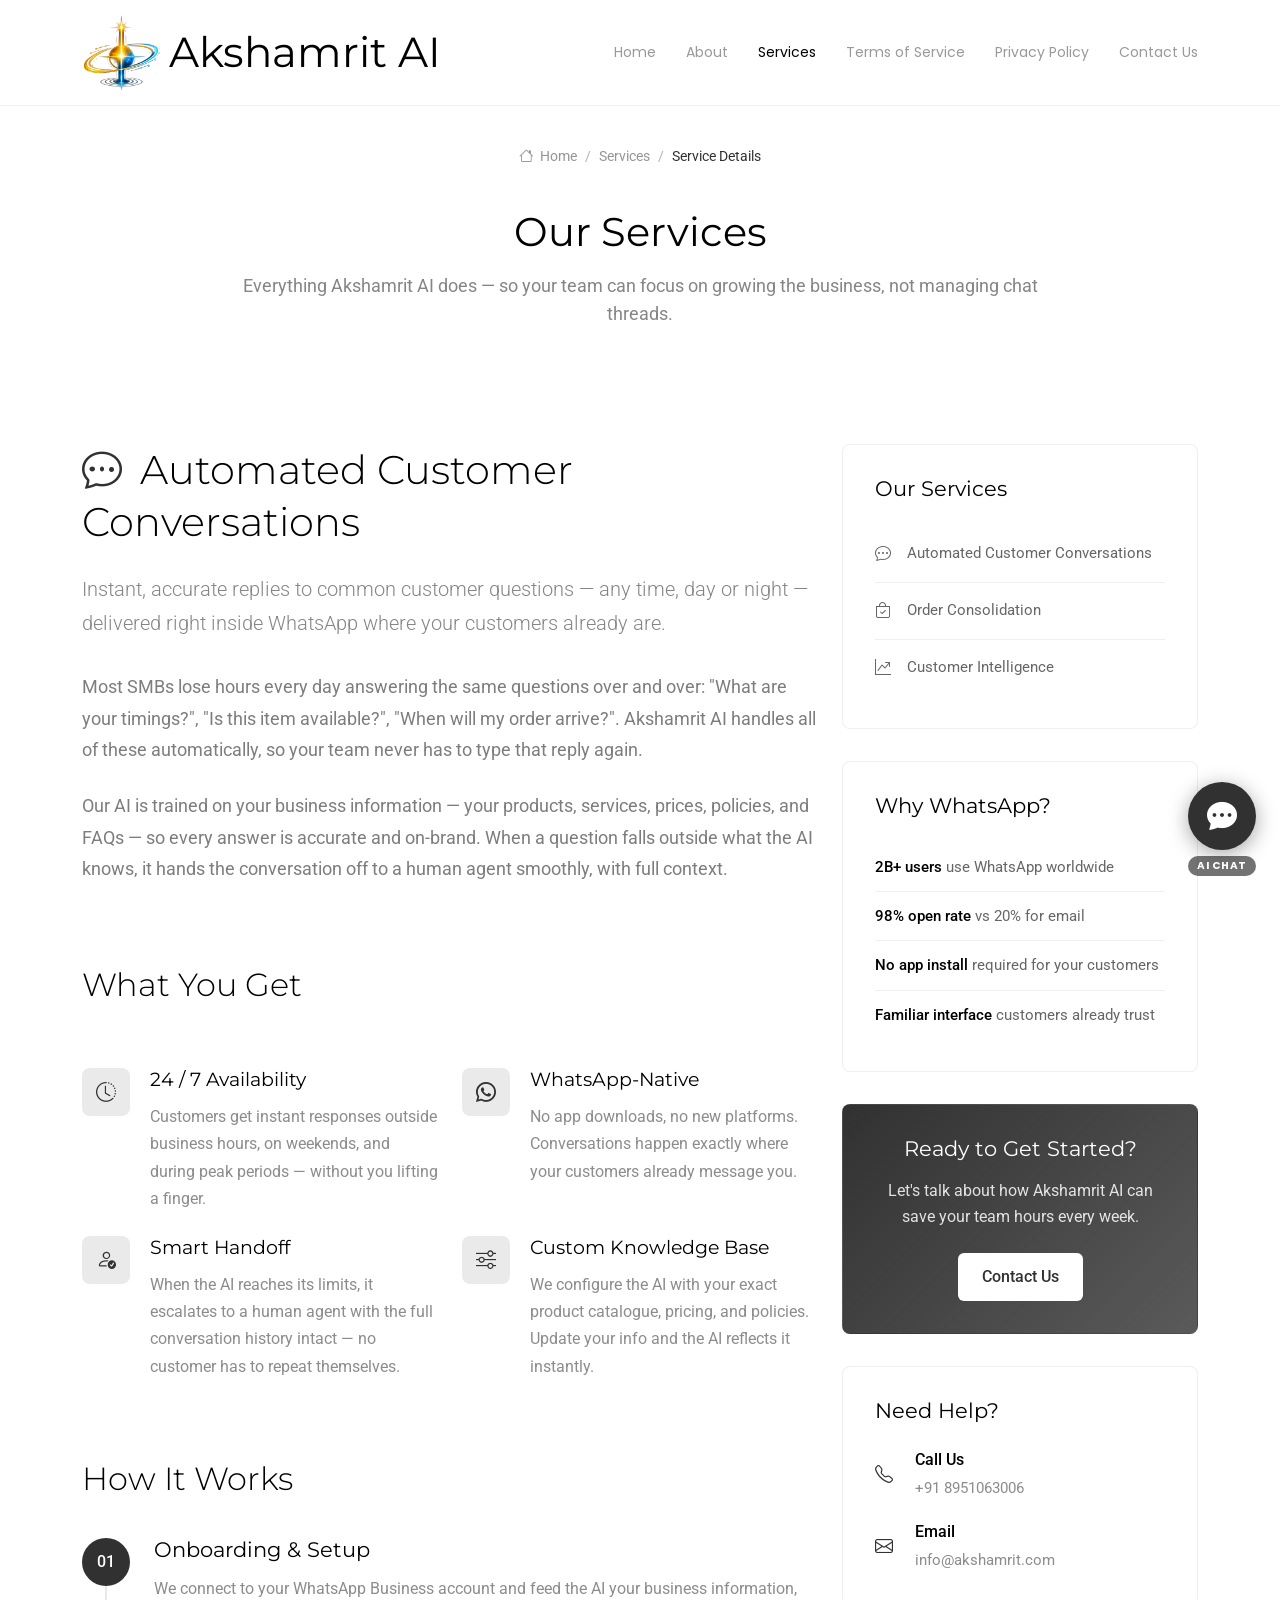
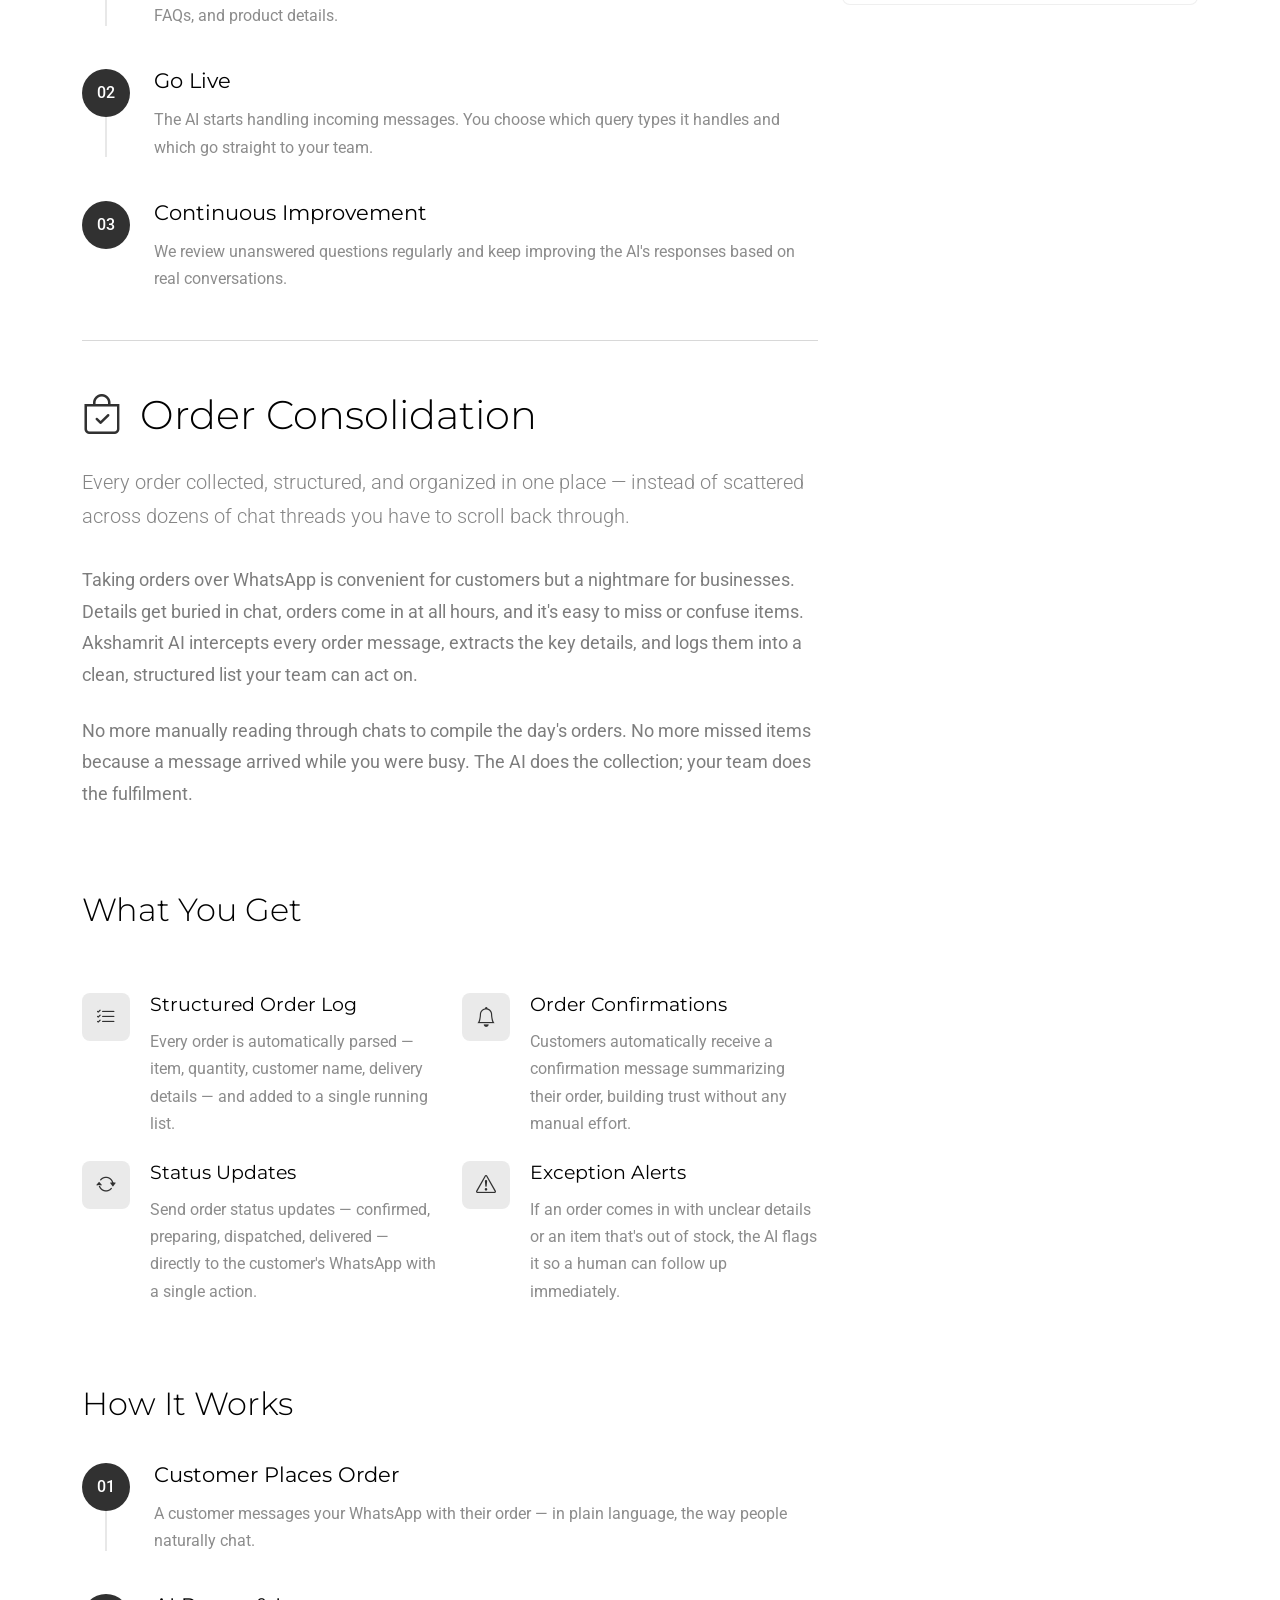
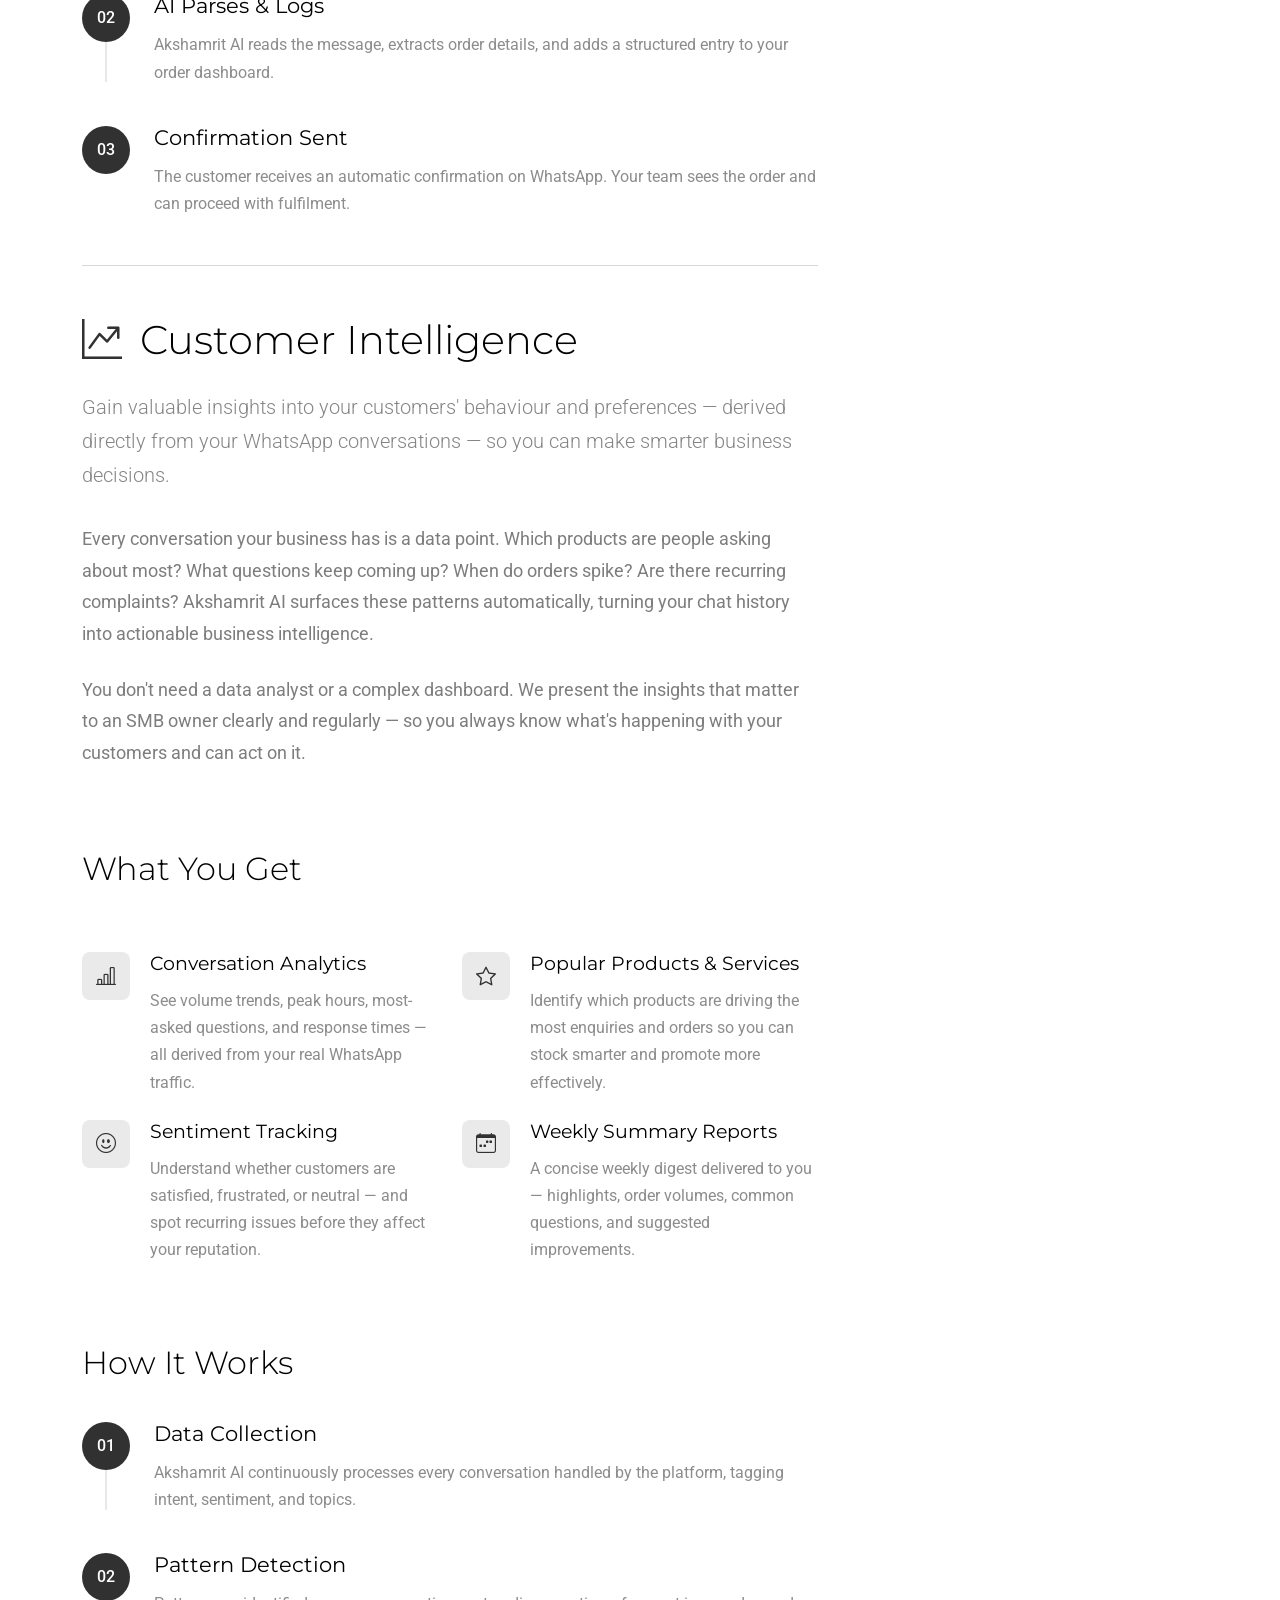
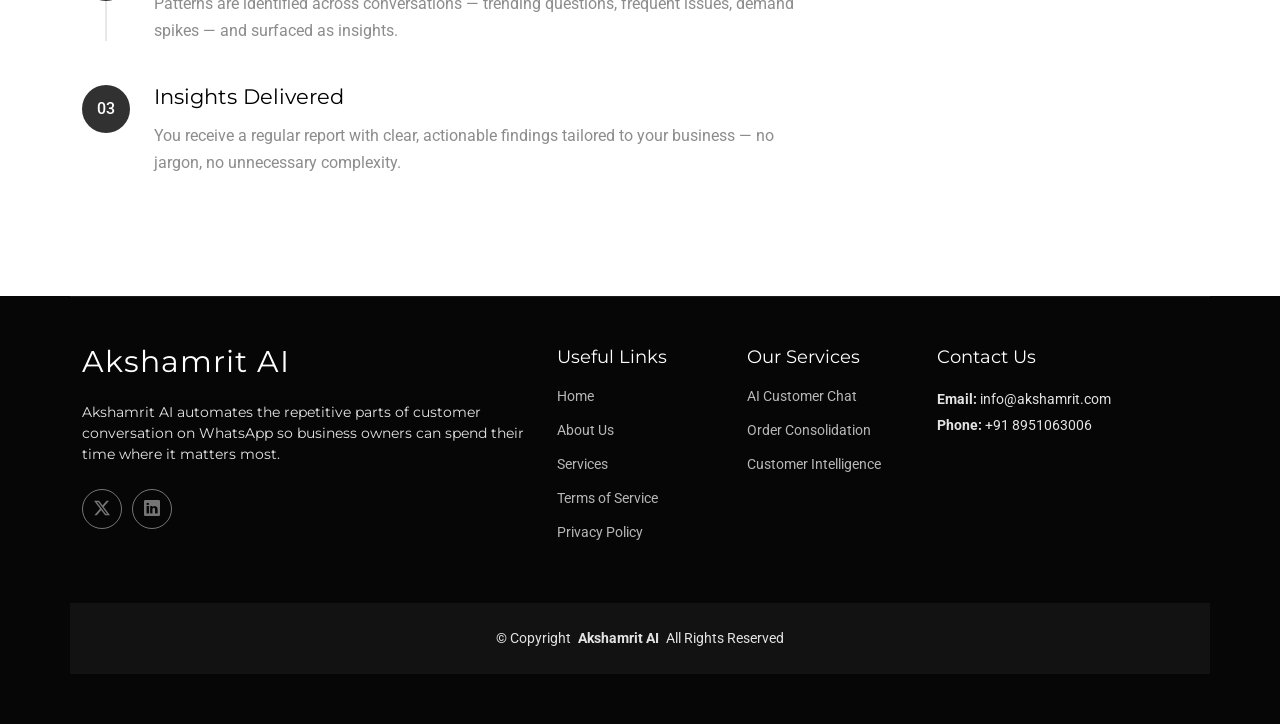
<file: service-details.html>
<!DOCTYPE html>
<html lang="en">

<head>
  <meta charset="utf-8">
  <meta content="width=device-width, initial-scale=1.0" name="viewport">
  <title>Our Services - Akshamrit AI</title>
  <meta name="description" content="">
  <meta name="keywords" content="">

  <!-- Favicons -->
  <link href="assets/img/favicon.png" rel="icon">
  <link href="assets/img/apple-touch-icon.png" rel="apple-touch-icon">

  <!-- Fonts -->
  <link href="https://fonts.googleapis.com" rel="preconnect">
  <link href="https://fonts.gstatic.com" rel="preconnect" crossorigin>
  <link href="https://fonts.googleapis.com/css2?family=Roboto:ital,wght@0,100;0,300;0,400;0,500;0,700;0,900;1,100;1,300;1,400;1,500;1,700;1,900&family=Montserrat:ital,wght@0,100;0,200;0,300;0,400;0,500;0,600;0,700;0,800;0,900;1,100;1,200;1,300;1,400;1,500;1,600;1,700;1,800;1,900&family=Poppins:ital,wght@0,100;0,200;0,300;0,400;0,500;0,600;0,700;0,800;0,900;1,100;1,200;1,300;1,400;1,500;1,600;1,700;1,800;1,900&display=swap" rel="stylesheet">

  <!-- Vendor CSS Files -->
  <link href="assets/vendor/bootstrap/css/bootstrap.min.css" rel="stylesheet">
  <link href="assets/vendor/bootstrap-icons/bootstrap-icons.css" rel="stylesheet">
  <link href="assets/vendor/aos/aos.css" rel="stylesheet">
  <link href="assets/vendor/glightbox/css/glightbox.min.css" rel="stylesheet">
  <link href="assets/vendor/swiper/swiper-bundle.min.css" rel="stylesheet">

  <!-- Main CSS File -->
  <link href="assets/css/main.css" rel="stylesheet">

  <!-- Chatbot Widget CSS -->
  <link href="assets/css/chatbot.css" rel="stylesheet">
</head>

<body class="service-details-page">

  <header id="header" class="header d-flex align-items-center sticky-top">
    <div class="container-fluid container-xl position-relative d-flex align-items-center justify-content-between">

      <a href="index.html" class="logo d-flex align-items-center">
        <img src="assets/img/logo.png" alt="Akshamrit AI Logo">
        <h1 class="sitename">Akshamrit AI</h1>
      </a>

      <nav id="navmenu" class="navmenu">
        <ul>
          <li><a href="index.html">Home</a></li>
          <li><a href="index.html#about">About</a></li>
          <li><a href="index.html#services" class="active">Services</a></li>
          <li><a href="terms.html">Terms of Service</a></li>
          <li><a href="privacy.html">Privacy Policy</a></li>
          <li><a href="contact.html">Contact Us</a></li>
        </ul>
        <i class="mobile-nav-toggle d-xl-none bi bi-list"></i>
      </nav>

    </div>
  </header>

  <main class="main">

    <!-- Page Title -->
    <div class="page-title">
      <div class="breadcrumbs">
        <nav aria-label="breadcrumb">
          <ol class="breadcrumb">
            <li class="breadcrumb-item"><a href="index.html"><i class="bi bi-house"></i> Home</a></li>
            <li class="breadcrumb-item"><a href="index.html#services">Services</a></li>
            <li class="breadcrumb-item active current">Service Details</li>
          </ol>
        </nav>
      </div>

      <div class="title-wrapper">
        <h1>Our Services</h1>
        <p>Everything Akshamrit AI does — so your team can focus on growing the business, not managing chat threads.</p>
      </div>
    </div><!-- End Page Title -->

    <!-- Service Details Section -->
    <section id="service-details" class="service-details section">

      <div class="container" data-aos="fade-up" data-aos-delay="100">

        <div class="row gy-5">

          <!-- Main Content -->
          <div class="col-lg-8">

            <!-- Service 1: Automated Customer Conversations -->
            <div id="automated-conversations" class="service-content mb-5">

              <div class="service-description" data-aos="fade-up" data-aos-delay="200">
                <h2 class="service-title">
                  <i class="bi bi-chat-dots me-2" style="color: var(--accent-color);"></i>
                  Automated Customer Conversations
                </h2>
                <p class="lead">Instant, accurate replies to common customer questions — any time, day or night — delivered right inside WhatsApp where your customers already are.</p>

                <p>Most SMBs lose hours every day answering the same questions over and over: "What are your timings?", "Is this item available?", "When will my order arrive?". Akshamrit AI handles all of these automatically, so your team never has to type that reply again.</p>

                <p>Our AI is trained on your business information — your products, services, prices, policies, and FAQs — so every answer is accurate and on-brand. When a question falls outside what the AI knows, it hands the conversation off to a human agent smoothly, with full context.</p>
              </div>

              <div class="service-features" data-aos="fade-up" data-aos-delay="300">
                <h3>What You Get</h3>

                <div class="row gy-4 mt-2">
                  <div class="col-md-6">
                    <div class="feature-item">
                      <div class="feature-icon">
                        <i class="bi bi-clock-history"></i>
                      </div>
                      <div class="feature-content">
                        <h4>24 / 7 Availability</h4>
                        <p>Customers get instant responses outside business hours, on weekends, and during peak periods — without you lifting a finger.</p>
                      </div>
                    </div>
                  </div>

                  <div class="col-md-6">
                    <div class="feature-item">
                      <div class="feature-icon">
                        <i class="bi bi-whatsapp"></i>
                      </div>
                      <div class="feature-content">
                        <h4>WhatsApp-Native</h4>
                        <p>No app downloads, no new platforms. Conversations happen exactly where your customers already message you.</p>
                      </div>
                    </div>
                  </div>

                  <div class="col-md-6">
                    <div class="feature-item">
                      <div class="feature-icon">
                        <i class="bi bi-person-check"></i>
                      </div>
                      <div class="feature-content">
                        <h4>Smart Handoff</h4>
                        <p>When the AI reaches its limits, it escalates to a human agent with the full conversation history intact — no customer has to repeat themselves.</p>
                      </div>
                    </div>
                  </div>

                  <div class="col-md-6">
                    <div class="feature-item">
                      <div class="feature-icon">
                        <i class="bi bi-sliders"></i>
                      </div>
                      <div class="feature-content">
                        <h4>Custom Knowledge Base</h4>
                        <p>We configure the AI with your exact product catalogue, pricing, and policies. Update your info and the AI reflects it instantly.</p>
                      </div>
                    </div>
                  </div>
                </div>
              </div>

              <div class="service-process mt-4" data-aos="fade-up" data-aos-delay="400">
                <h3>How It Works</h3>
                <div class="process-timeline">
                  <div class="process-step">
                    <div class="step-number">01</div>
                    <div class="step-content">
                      <h4>Onboarding &amp; Setup</h4>
                      <p>We connect to your WhatsApp Business account and feed the AI your business information, FAQs, and product details.</p>
                    </div>
                  </div>
                  <div class="process-step">
                    <div class="step-number">02</div>
                    <div class="step-content">
                      <h4>Go Live</h4>
                      <p>The AI starts handling incoming messages. You choose which query types it handles and which go straight to your team.</p>
                    </div>
                  </div>
                  <div class="process-step">
                    <div class="step-number">03</div>
                    <div class="step-content">
                      <h4>Continuous Improvement</h4>
                      <p>We review unanswered questions regularly and keep improving the AI's responses based on real conversations.</p>
                    </div>
                  </div>
                </div>
              </div>

            </div><!-- End Service 1 -->

            <hr class="my-5">

            <!-- Service 2: Order Consolidation -->
            <div id="order-consolidation" class="service-content mb-5">

              <div class="service-description" data-aos="fade-up" data-aos-delay="200">
                <h2 class="service-title">
                  <i class="bi bi-bag-check me-2" style="color: var(--accent-color);"></i>
                  Order Consolidation
                </h2>
                <p class="lead">Every order collected, structured, and organized in one place — instead of scattered across dozens of chat threads you have to scroll back through.</p>

                <p>Taking orders over WhatsApp is convenient for customers but a nightmare for businesses. Details get buried in chat, orders come in at all hours, and it's easy to miss or confuse items. Akshamrit AI intercepts every order message, extracts the key details, and logs them into a clean, structured list your team can act on.</p>

                <p>No more manually reading through chats to compile the day's orders. No more missed items because a message arrived while you were busy. The AI does the collection; your team does the fulfilment.</p>
              </div>

              <div class="service-features" data-aos="fade-up" data-aos-delay="300">
                <h3>What You Get</h3>

                <div class="row gy-4 mt-2">
                  <div class="col-md-6">
                    <div class="feature-item">
                      <div class="feature-icon">
                        <i class="bi bi-list-check"></i>
                      </div>
                      <div class="feature-content">
                        <h4>Structured Order Log</h4>
                        <p>Every order is automatically parsed — item, quantity, customer name, delivery details — and added to a single running list.</p>
                      </div>
                    </div>
                  </div>

                  <div class="col-md-6">
                    <div class="feature-item">
                      <div class="feature-icon">
                        <i class="bi bi-bell"></i>
                      </div>
                      <div class="feature-content">
                        <h4>Order Confirmations</h4>
                        <p>Customers automatically receive a confirmation message summarizing their order, building trust without any manual effort.</p>
                      </div>
                    </div>
                  </div>

                  <div class="col-md-6">
                    <div class="feature-item">
                      <div class="feature-icon">
                        <i class="bi bi-arrow-repeat"></i>
                      </div>
                      <div class="feature-content">
                        <h4>Status Updates</h4>
                        <p>Send order status updates — confirmed, preparing, dispatched, delivered — directly to the customer's WhatsApp with a single action.</p>
                      </div>
                    </div>
                  </div>

                  <div class="col-md-6">
                    <div class="feature-item">
                      <div class="feature-icon">
                        <i class="bi bi-exclamation-triangle"></i>
                      </div>
                      <div class="feature-content">
                        <h4>Exception Alerts</h4>
                        <p>If an order comes in with unclear details or an item that's out of stock, the AI flags it so a human can follow up immediately.</p>
                      </div>
                    </div>
                  </div>
                </div>
              </div>

              <div class="service-process mt-4" data-aos="fade-up" data-aos-delay="400">
                <h3>How It Works</h3>
                <div class="process-timeline">
                  <div class="process-step">
                    <div class="step-number">01</div>
                    <div class="step-content">
                      <h4>Customer Places Order</h4>
                      <p>A customer messages your WhatsApp with their order — in plain language, the way people naturally chat.</p>
                    </div>
                  </div>
                  <div class="process-step">
                    <div class="step-number">02</div>
                    <div class="step-content">
                      <h4>AI Parses &amp; Logs</h4>
                      <p>Akshamrit AI reads the message, extracts order details, and adds a structured entry to your order dashboard.</p>
                    </div>
                  </div>
                  <div class="process-step">
                    <div class="step-number">03</div>
                    <div class="step-content">
                      <h4>Confirmation Sent</h4>
                      <p>The customer receives an automatic confirmation on WhatsApp. Your team sees the order and can proceed with fulfilment.</p>
                    </div>
                  </div>
                </div>
              </div>

            </div><!-- End Service 2 -->

            <hr class="my-5">

            <!-- Service 3: Customer Intelligence -->
            <div id="customer-intelligence" class="service-content">

              <div class="service-description" data-aos="fade-up" data-aos-delay="200">
                <h2 class="service-title">
                  <i class="bi bi-graph-up-arrow me-2" style="color: var(--accent-color);"></i>
                  Customer Intelligence
                </h2>
                <p class="lead">Gain valuable insights into your customers' behaviour and preferences — derived directly from your WhatsApp conversations — so you can make smarter business decisions.</p>

                <p>Every conversation your business has is a data point. Which products are people asking about most? What questions keep coming up? When do orders spike? Are there recurring complaints? Akshamrit AI surfaces these patterns automatically, turning your chat history into actionable business intelligence.</p>

                <p>You don't need a data analyst or a complex dashboard. We present the insights that matter to an SMB owner clearly and regularly — so you always know what's happening with your customers and can act on it.</p>
              </div>

              <div class="service-features" data-aos="fade-up" data-aos-delay="300">
                <h3>What You Get</h3>

                <div class="row gy-4 mt-2">
                  <div class="col-md-6">
                    <div class="feature-item">
                      <div class="feature-icon">
                        <i class="bi bi-bar-chart-line"></i>
                      </div>
                      <div class="feature-content">
                        <h4>Conversation Analytics</h4>
                        <p>See volume trends, peak hours, most-asked questions, and response times — all derived from your real WhatsApp traffic.</p>
                      </div>
                    </div>
                  </div>

                  <div class="col-md-6">
                    <div class="feature-item">
                      <div class="feature-icon">
                        <i class="bi bi-star"></i>
                      </div>
                      <div class="feature-content">
                        <h4>Popular Products &amp; Services</h4>
                        <p>Identify which products are driving the most enquiries and orders so you can stock smarter and promote more effectively.</p>
                      </div>
                    </div>
                  </div>

                  <div class="col-md-6">
                    <div class="feature-item">
                      <div class="feature-icon">
                        <i class="bi bi-emoji-smile"></i>
                      </div>
                      <div class="feature-content">
                        <h4>Sentiment Tracking</h4>
                        <p>Understand whether customers are satisfied, frustrated, or neutral — and spot recurring issues before they affect your reputation.</p>
                      </div>
                    </div>
                  </div>

                  <div class="col-md-6">
                    <div class="feature-item">
                      <div class="feature-icon">
                        <i class="bi bi-calendar-week"></i>
                      </div>
                      <div class="feature-content">
                        <h4>Weekly Summary Reports</h4>
                        <p>A concise weekly digest delivered to you — highlights, order volumes, common questions, and suggested improvements.</p>
                      </div>
                    </div>
                  </div>
                </div>
              </div>

              <div class="service-process mt-4" data-aos="fade-up" data-aos-delay="400">
                <h3>How It Works</h3>
                <div class="process-timeline">
                  <div class="process-step">
                    <div class="step-number">01</div>
                    <div class="step-content">
                      <h4>Data Collection</h4>
                      <p>Akshamrit AI continuously processes every conversation handled by the platform, tagging intent, sentiment, and topics.</p>
                    </div>
                  </div>
                  <div class="process-step">
                    <div class="step-number">02</div>
                    <div class="step-content">
                      <h4>Pattern Detection</h4>
                      <p>Patterns are identified across conversations — trending questions, frequent issues, demand spikes — and surfaced as insights.</p>
                    </div>
                  </div>
                  <div class="process-step">
                    <div class="step-number">03</div>
                    <div class="step-content">
                      <h4>Insights Delivered</h4>
                      <p>You receive a regular report with clear, actionable findings tailored to your business — no jargon, no unnecessary complexity.</p>
                    </div>
                  </div>
                </div>
              </div>

            </div><!-- End Service 3 -->

          </div><!-- End Main Content -->

          <!-- Sidebar -->
          <div class="col-lg-4">

            <div class="service-sidebar">

              <div class="sidebar-widget related-services" data-aos="fade-up" data-aos-delay="200">
                <h4>Our Services</h4>
                <div class="related-service-list">
                  <a href="#automated-conversations" class="related-service-item">
                    <i class="bi bi-chat-dots"></i>
                    <span>Automated Customer Conversations</span>
                  </a>
                  <a href="#order-consolidation" class="related-service-item">
                    <i class="bi bi-bag-check"></i>
                    <span>Order Consolidation</span>
                  </a>
                  <a href="#customer-intelligence" class="related-service-item">
                    <i class="bi bi-graph-up-arrow"></i>
                    <span>Customer Intelligence</span>
                  </a>
                </div>
              </div>

              <div class="sidebar-widget service-info" data-aos="fade-up" data-aos-delay="300">
                <h4>Why WhatsApp?</h4>
                <ul class="service-details-list">
                  <li><strong>2B+ users</strong> use WhatsApp worldwide</li>
                  <li><strong>98% open rate</strong> vs 20% for email</li>
                  <li><strong>No app install</strong> required for your customers</li>
                  <li><strong>Familiar interface</strong> customers already trust</li>
                </ul>
              </div>

              <div class="sidebar-widget cta-widget" data-aos="fade-up" data-aos-delay="400">
                <div class="cta-content">
                  <h4>Ready to Get Started?</h4>
                  <p>Let's talk about how Akshamrit AI can save your team hours every week.</p>
                  <a href="contact.html" class="btn-cta">Contact Us</a>
                </div>
              </div>

              <div class="sidebar-widget contact-info" data-aos="fade-up" data-aos-delay="500">
                <h4>Need Help?</h4>
                <div class="contact-item">
                  <i class="bi bi-telephone"></i>
                  <div>
                    <strong>Call Us</strong>
                    <span>+91 8951063006</span>
                  </div>
                </div>
                <div class="contact-item">
                  <i class="bi bi-envelope"></i>
                  <div>
                    <strong>Email</strong>
                    <span>info@akshamrit.com</span>
                  </div>
                </div>
              </div>

            </div>

          </div><!-- End Sidebar -->

        </div>

      </div>

    </section><!-- /Service Details Section -->

  </main>

  <footer id="footer" class="footer dark-background">

    <div class="container footer-top">
      <div class="row gy-4">
        <div class="col-lg-5 col-md-12 footer-about">
          <a href="index.html" class="logo d-flex align-items-center">
            <span class="sitename">Akshamrit AI</span>
          </a>
          <p>Akshamrit AI automates the repetitive parts of customer conversation on WhatsApp so business owners can spend their time where it matters most.</p>
          <div class="social-links d-flex mt-4">
            <a href="https://x.com/SudeepPramanick"><i class="bi bi-twitter-x"></i></a>
            <a href="https://www.linkedin.com/in/sudeep-pramanick"><i class="bi bi-linkedin"></i></a>
          </div>
        </div>

        <div class="col-lg-2 col-6 footer-links">
          <h4>Useful Links</h4>
          <ul>
            <li><a href="index.html">Home</a></li>
            <li><a href="index.html#about">About Us</a></li>
            <li><a href="index.html#services">Services</a></li>
            <li><a href="terms.html">Terms of Service</a></li>
            <li><a href="privacy.html">Privacy Policy</a></li>
          </ul>
        </div>

        <div class="col-lg-2 col-6 footer-links">
          <h4>Our Services</h4>
          <ul>
            <li><a href="#automated-conversations">AI Customer Chat</a></li>
            <li><a href="#order-consolidation">Order Consolidation</a></li>
            <li><a href="#customer-intelligence">Customer Intelligence</a></li>
          </ul>
        </div>

        <div class="col-lg-3 col-md-12 footer-contact text-center text-md-start">
          <h4>Contact Us</h4>
          <p><strong>Email:</strong> <span>info@akshamrit.com</span></p>
          <p><strong>Phone:</strong> <span>+91 8951063006</span></p>
        </div>

      </div>
    </div>

    <div class="container copyright text-center mt-4">
      <p>© <span>Copyright</span> <strong class="px-1 sitename">Akshamrit AI</strong> <span>All Rights Reserved</span></p>
    </div>

  </footer>

  <!-- Preloader -->
  <div id="preloader"></div>

  <!-- Vendor JS Files -->
  <script src="assets/vendor/bootstrap/js/bootstrap.bundle.min.js"></script>
  <script src="assets/vendor/aos/aos.js"></script>
  <script src="assets/vendor/glightbox/js/glightbox.min.js"></script>
  <script src="assets/vendor/purecounter/purecounter_vanilla.js"></script>
  <script src="assets/vendor/imagesloaded/imagesloaded.pkgd.min.js"></script>
  <script src="assets/vendor/isotope-layout/isotope.pkgd.min.js"></script>
  <script src="assets/vendor/swiper/swiper-bundle.min.js"></script>

  <!-- Main JS File -->
  <script src="assets/js/main.js"></script>

  <!-- Chatbot Widget -->
  <div id="chatbot-widget">
    <button id="chatbot-toggle" title="Chat with us">
      <i class="bi bi-chat-dots-fill"></i>
    </button>
    <span id="chatbot-label">AI Chat</span>

    <div id="chatbot-window" class="chatbot-hidden">
      <div class="chatbot-header">
        <h3>Akshamrit AI Assistant</h3>
        <button id="chatbot-close" title="Close">&times;</button>
      </div>

      <div id="chatbot-messages"></div>

      <div class="chatbot-input-area">
        <input
          type="text"
          id="chatbot-input"
          placeholder="Type your message..."
          autocomplete="off"
          maxlength="2000"
        />
        <button id="chatbot-send" title="Send">
          <i class="bi bi-send-fill"></i>
        </button>
      </div>
    </div>
  </div>

  <script>
    window.ChatbotConfig = {
      apiEndpoint: 'https://akshamrit.com/webaiinterface/1000000000/root',
      apiKey: '791f5c061e85d0f7216111c226d508143c556286d10f8b42c1fcbdbb106ee26f'
    };
  </script>
  <script src="assets/js/chatbot.js"></script>

</body>

</html>
</file>
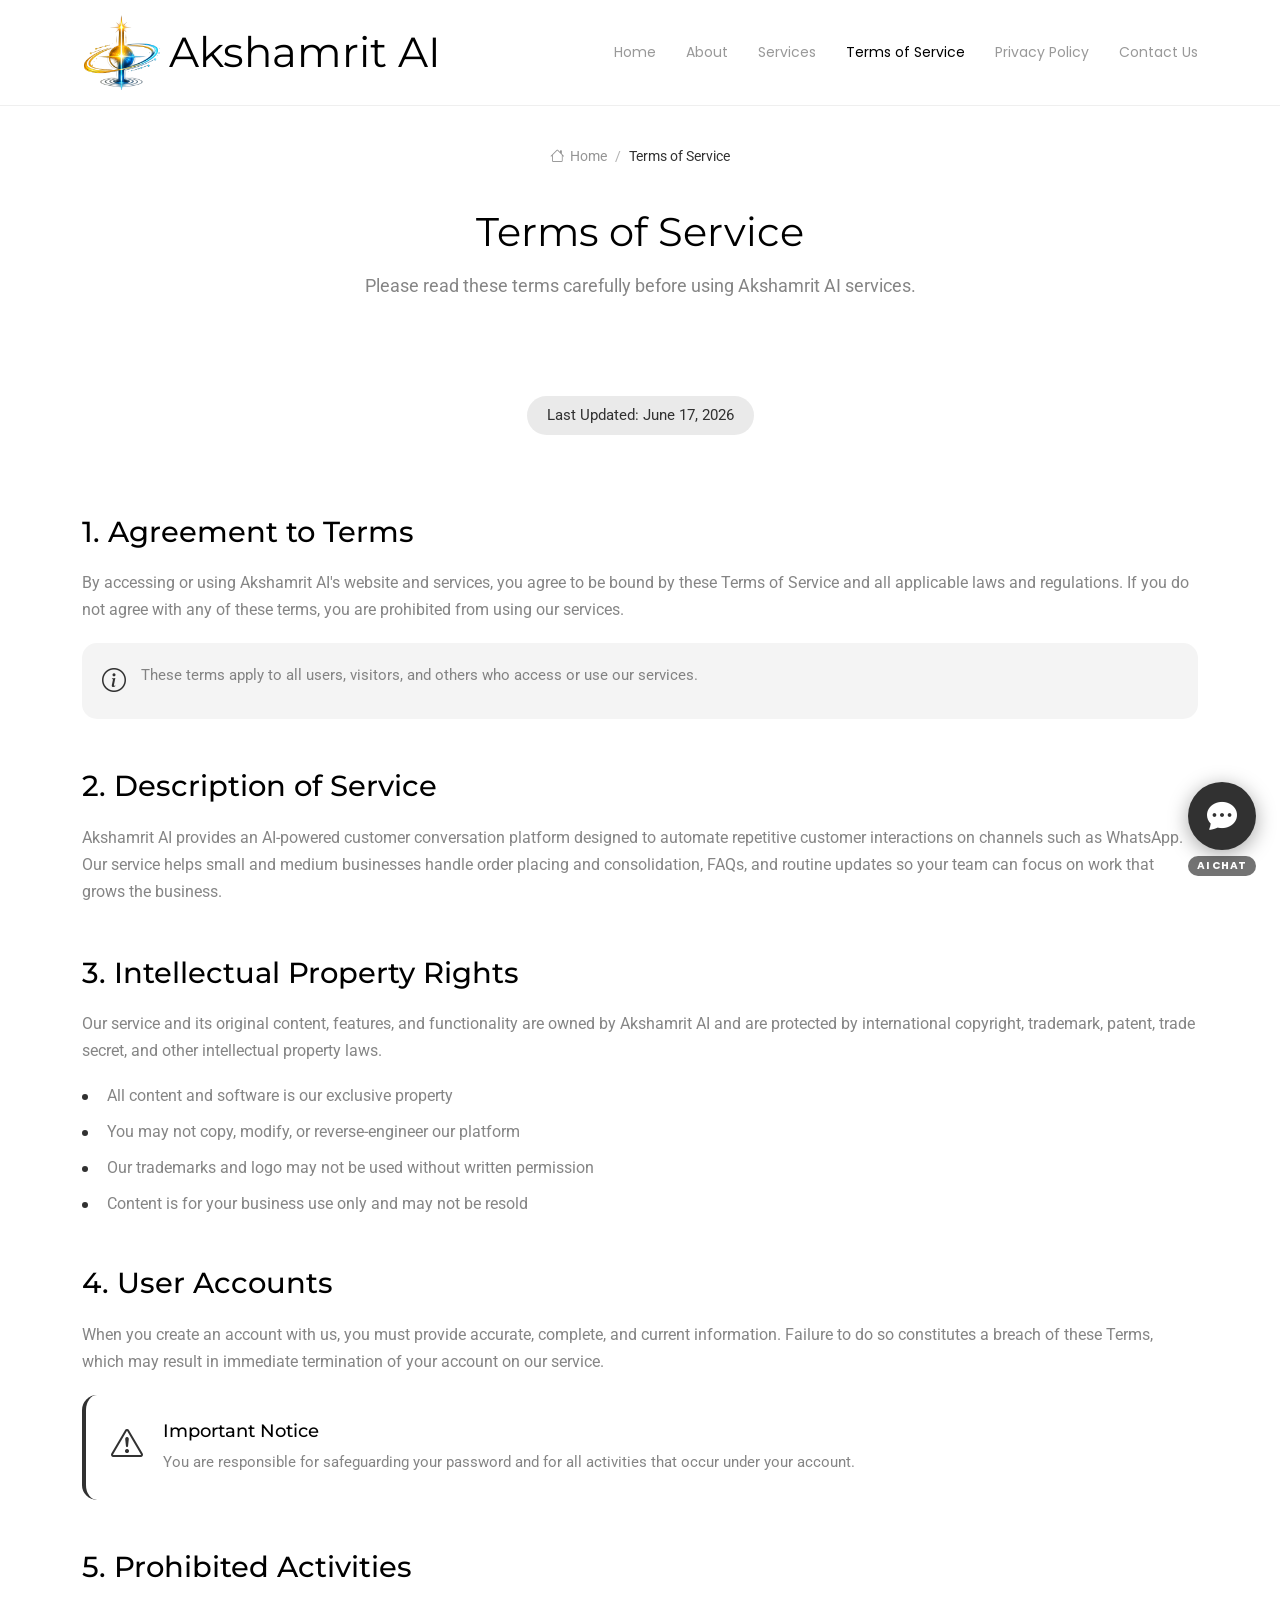
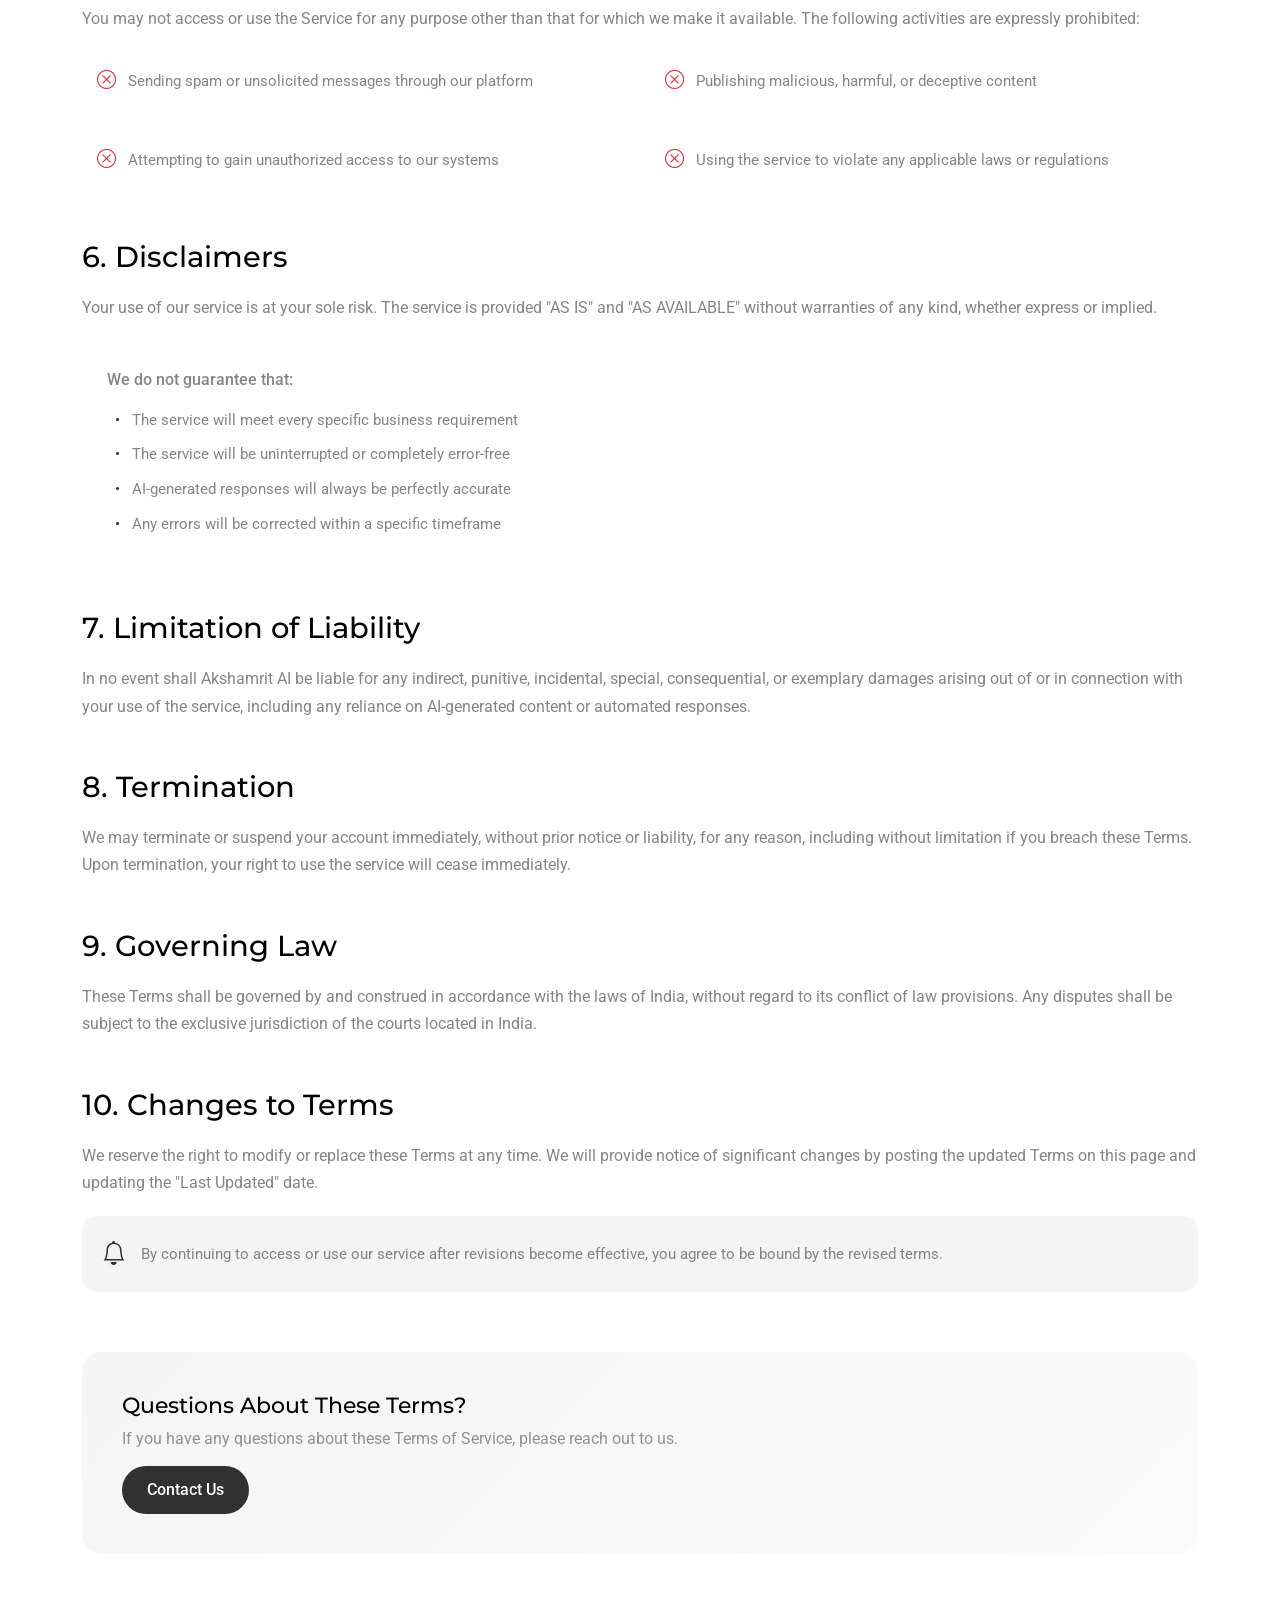
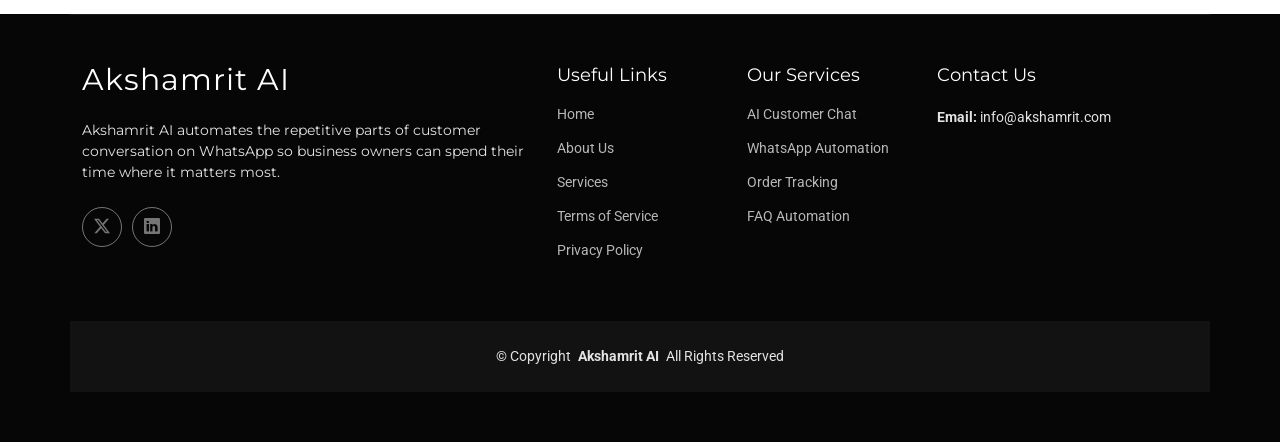
<file: terms.html>
<!DOCTYPE html>
<html lang="en">

<head>
  <meta charset="utf-8">
  <meta content="width=device-width, initial-scale=1.0" name="viewport">
  <title>Terms of Service - Akshamrit AI</title>
  <meta name="description" content="">
  <meta name="keywords" content="">

  <!-- Favicons -->
  <link href="assets/img/favicon.png" rel="icon">
  <link href="assets/img/apple-touch-icon.png" rel="apple-touch-icon">

  <!-- Fonts -->
  <link href="https://fonts.googleapis.com" rel="preconnect">
  <link href="https://fonts.gstatic.com" rel="preconnect" crossorigin>
  <link href="https://fonts.googleapis.com/css2?family=Roboto:ital,wght@0,100;0,300;0,400;0,500;0,700;0,900;1,100;1,300;1,400;1,500;1,700;1,900&family=Montserrat:ital,wght@0,100;0,200;0,300;0,400;0,500;0,600;0,700;0,800;0,900;1,100;1,200;1,300;1,400;1,500;1,600;1,700;1,800;1,900&family=Poppins:ital,wght@0,100;0,200;0,300;0,400;0,500;0,600;0,700;0,800;0,900;1,100;1,200;1,300;1,400;1,500;1,600;1,700;1,800;1,900&display=swap" rel="stylesheet">

  <!-- Vendor CSS Files -->
  <link href="assets/vendor/bootstrap/css/bootstrap.min.css" rel="stylesheet">
  <link href="assets/vendor/bootstrap-icons/bootstrap-icons.css" rel="stylesheet">
  <link href="assets/vendor/aos/aos.css" rel="stylesheet">
  <link href="assets/vendor/glightbox/css/glightbox.min.css" rel="stylesheet">
  <link href="assets/vendor/swiper/swiper-bundle.min.css" rel="stylesheet">

  <!-- Main CSS File -->
  <link href="assets/css/main.css" rel="stylesheet">

  <!-- Chatbot Widget CSS -->
  <link href="assets/css/chatbot.css" rel="stylesheet">
</head>

<body class="terms-page">

  <header id="header" class="header d-flex align-items-center sticky-top">
    <div class="container-fluid container-xl position-relative d-flex align-items-center justify-content-between">

      <a href="index.html" class="logo d-flex align-items-center">
        <img src="assets/img/logo.png" alt="Akshamrit AI Logo">
        <h1 class="sitename">Akshamrit AI</h1>
      </a>

      <nav id="navmenu" class="navmenu">
        <ul>
          <li><a href="index.html">Home</a></li>
          <li><a href="index.html#about">About</a></li>
          <li><a href="index.html#services">Services</a></li>
          <li><a href="terms.html" class="active">Terms of Service</a></li>
          <li><a href="privacy.html">Privacy Policy</a></li>
          <li><a href="contact.html">Contact Us</a></li>
        </ul>
        <i class="mobile-nav-toggle d-xl-none bi bi-list"></i>
      </nav>

    </div>
  </header>

  <main class="main">

    <!-- Page Title -->
    <div class="page-title">
      <div class="breadcrumbs">
        <nav aria-label="breadcrumb">
          <ol class="breadcrumb">
            <li class="breadcrumb-item"><a href="index.html"><i class="bi bi-house"></i> Home</a></li>
            <li class="breadcrumb-item active current">Terms of Service</li>
          </ol>
        </nav>
      </div>

      <div class="title-wrapper">
        <h1>Terms of Service</h1>
        <p>Please read these terms carefully before using Akshamrit AI services.</p>
      </div>
    </div><!-- End Page Title -->

    <!-- Terms Of Service Section -->
    <section id="terms-of-service" class="terms-of-service section">

      <div class="container" data-aos="fade-up">

        <div class="tos-header text-center" data-aos="fade-up">
          <span class="last-updated">Last Updated: June 17, 2026</span>
        </div>

        <div class="tos-content" data-aos="fade-up" data-aos-delay="200">

          <div id="agreement" class="content-section">
            <h3>1. Agreement to Terms</h3>
            <p>By accessing or using Akshamrit AI's website and services, you agree to be bound by these Terms of Service and all applicable laws and regulations. If you do not agree with any of these terms, you are prohibited from using our services.</p>
            <div class="info-box">
              <i class="bi bi-info-circle"></i>
              <p>These terms apply to all users, visitors, and others who access or use our services.</p>
            </div>
          </div>

          <div id="description" class="content-section">
            <h3>2. Description of Service</h3>
            <p>Akshamrit AI provides an AI-powered customer conversation platform designed to automate repetitive customer interactions on channels such as WhatsApp. Our service helps small and medium businesses handle order placing and consolidation, FAQs, and routine updates so your team can focus on work that grows the business.</p>
          </div>

          <div id="intellectual-property" class="content-section">
            <h3>3. Intellectual Property Rights</h3>
            <p>Our service and its original content, features, and functionality are owned by Akshamrit AI and are protected by international copyright, trademark, patent, trade secret, and other intellectual property laws.</p>
            <ul class="list-items">
              <li>All content and software is our exclusive property</li>
              <li>You may not copy, modify, or reverse-engineer our platform</li>
              <li>Our trademarks and logo may not be used without written permission</li>
              <li>Content is for your business use only and may not be resold</li>
            </ul>
          </div>

          <div id="user-accounts" class="content-section">
            <h3>4. User Accounts</h3>
            <p>When you create an account with us, you must provide accurate, complete, and current information. Failure to do so constitutes a breach of these Terms, which may result in immediate termination of your account on our service.</p>
            <div class="alert-box">
              <i class="bi bi-exclamation-triangle"></i>
              <div class="alert-content">
                <h5>Important Notice</h5>
                <p>You are responsible for safeguarding your password and for all activities that occur under your account.</p>
              </div>
            </div>
          </div>

          <div id="prohibited" class="content-section">
            <h3>5. Prohibited Activities</h3>
            <p>You may not access or use the Service for any purpose other than that for which we make it available. The following activities are expressly prohibited:</p>
            <div class="prohibited-list">
              <div class="prohibited-item">
                <i class="bi bi-x-circle"></i>
                <span>Sending spam or unsolicited messages through our platform</span>
              </div>
              <div class="prohibited-item">
                <i class="bi bi-x-circle"></i>
                <span>Publishing malicious, harmful, or deceptive content</span>
              </div>
              <div class="prohibited-item">
                <i class="bi bi-x-circle"></i>
                <span>Attempting to gain unauthorized access to our systems</span>
              </div>
              <div class="prohibited-item">
                <i class="bi bi-x-circle"></i>
                <span>Using the service to violate any applicable laws or regulations</span>
              </div>
            </div>
          </div>

          <div id="disclaimer" class="content-section">
            <h3>6. Disclaimers</h3>
            <p>Your use of our service is at your sole risk. The service is provided "AS IS" and "AS AVAILABLE" without warranties of any kind, whether express or implied.</p>
            <div class="disclaimer-box">
              <p>We do not guarantee that:</p>
              <ul>
                <li>The service will meet every specific business requirement</li>
                <li>The service will be uninterrupted or completely error-free</li>
                <li>AI-generated responses will always be perfectly accurate</li>
                <li>Any errors will be corrected within a specific timeframe</li>
              </ul>
            </div>
          </div>

          <div id="limitation" class="content-section">
            <h3>7. Limitation of Liability</h3>
            <p>In no event shall Akshamrit AI be liable for any indirect, punitive, incidental, special, consequential, or exemplary damages arising out of or in connection with your use of the service, including any reliance on AI-generated content or automated responses.</p>
          </div>

          <div id="termination" class="content-section">
            <h3>8. Termination</h3>
            <p>We may terminate or suspend your account immediately, without prior notice or liability, for any reason, including without limitation if you breach these Terms. Upon termination, your right to use the service will cease immediately.</p>
          </div>

          <div id="governing-law" class="content-section">
            <h3>9. Governing Law</h3>
            <p>These Terms shall be governed by and construed in accordance with the laws of India, without regard to its conflict of law provisions. Any disputes shall be subject to the exclusive jurisdiction of the courts located in India.</p>
          </div>

          <div id="changes" class="content-section">
            <h3>10. Changes to Terms</h3>
            <p>We reserve the right to modify or replace these Terms at any time. We will provide notice of significant changes by posting the updated Terms on this page and updating the "Last Updated" date.</p>
            <div class="notice-box">
              <i class="bi bi-bell"></i>
              <p>By continuing to access or use our service after revisions become effective, you agree to be bound by the revised terms.</p>
            </div>
          </div>

        </div>

        <div class="tos-contact" data-aos="fade-up" data-aos-delay="300">
          <div class="contact-box">
            <!-- <div class="contact-icon">
              <i class="bi bi-envelope"></i>
            </div> -->
            <div class="contact-content">
              <h4>Questions About These Terms?</h4>
              <p>If you have any questions about these Terms of Service, please reach out to us.</p>
              <a href="contact.html" class="contact-link">Contact Us</a>
            </div>
          </div>
        </div>

      </div>

    </section><!-- /Terms Of Service Section -->

  </main>

  <footer id="footer" class="footer dark-background">

    <div class="container footer-top">
      <div class="row gy-4">
        <div class="col-lg-5 col-md-12 footer-about">
          <a href="index.html" class="logo d-flex align-items-center">
            <span class="sitename">Akshamrit AI</span>
          </a>
          <p>Akshamrit AI automates the repetitive parts of customer conversation on WhatsApp so business owners can spend their time where it matters most.</p>
          <div class="social-links d-flex mt-4">
            <a href="https://x.com/SudeepPramanick"><i class="bi bi-twitter-x"></i></a>
            <a href="https://www.linkedin.com/in/sudeep-pramanick"><i class="bi bi-linkedin"></i></a>
          </div>
        </div>

        <div class="col-lg-2 col-6 footer-links">
          <h4>Useful Links</h4>
          <ul>
            <li><a href="index.html">Home</a></li>
            <li><a href="index.html#about">About Us</a></li>
            <li><a href="index.html#services">Services</a></li>
            <li><a href="terms.html">Terms of Service</a></li>
            <li><a href="privacy.html">Privacy Policy</a></li>
          </ul>
        </div>

        <div class="col-lg-2 col-6 footer-links">
          <h4>Our Services</h4>
          <ul>
            <li><a href="index.html#services">AI Customer Chat</a></li>
            <li><a href="index.html#services">WhatsApp Automation</a></li>
            <li><a href="index.html#services">Order Tracking</a></li>
            <li><a href="index.html#services">FAQ Automation</a></li>
          </ul>
        </div>

        <div class="col-lg-3 col-md-12 footer-contact text-center text-md-start">
          <h4>Contact Us</h4>
          <p><strong>Email:</strong> <span>info@akshamrit.com</span></p>
        </div>

      </div>
    </div>

    <div class="container copyright text-center mt-4">
      <p>© <span>Copyright</span> <strong class="px-1 sitename">Akshamrit AI</strong> <span>All Rights Reserved</span></p>
    </div>

  </footer>

  <!-- Preloader -->
  <div id="preloader"></div>

  <!-- Vendor JS Files -->
  <script src="assets/vendor/bootstrap/js/bootstrap.bundle.min.js"></script>
  <script src="assets/vendor/php-email-form/validate.js"></script>
  <script src="assets/vendor/aos/aos.js"></script>
  <script src="assets/vendor/glightbox/js/glightbox.min.js"></script>
  <script src="assets/vendor/purecounter/purecounter_vanilla.js"></script>
  <script src="assets/vendor/imagesloaded/imagesloaded.pkgd.min.js"></script>
  <script src="assets/vendor/isotope-layout/isotope.pkgd.min.js"></script>
  <script src="assets/vendor/swiper/swiper-bundle.min.js"></script>

  <!-- Main JS File -->
  <script src="assets/js/main.js"></script>

  <!-- Chatbot Widget -->
  <div id="chatbot-widget">
    <button id="chatbot-toggle" title="Chat with us">
      <i class="bi bi-chat-dots-fill"></i>
    </button>
    <span id="chatbot-label">AI Chat</span>

    <div id="chatbot-window" class="chatbot-hidden">
      <div class="chatbot-header">
        <h3>Akshamrit AI Assistant</h3>
        <button id="chatbot-close" title="Close">&times;</button>
      </div>

      <div id="chatbot-messages"></div>

      <div class="chatbot-input-area">
        <input
          type="text"
          id="chatbot-input"
          placeholder="Type your message..."
          autocomplete="off"
          maxlength="2000"
        />
        <button id="chatbot-send" title="Send">
          <i class="bi bi-send-fill"></i>
        </button>
      </div>
    </div>
  </div>

  <script>
    window.ChatbotConfig = {
      apiEndpoint: 'https://akshamrit.com/webaiinterface/1000000000/root',
      apiKey: '791f5c061e85d0f7216111c226d508143c556286d10f8b42c1fcbdbb106ee26f'
    };
  </script>
  <script src="assets/js/chatbot.js"></script>

</body>

</html>
</file>
<file: assets/css/chatbot.css>
#chatbot-widget {
  position: fixed;
  bottom: 24px;
  right: 24px;
  z-index: 9999;
  font-family: 'Poppins', Arial, sans-serif;
  display: flex;
  flex-direction: column;
  align-items: center;
}

#chatbot-label {
  font-size: 0.65rem;
  font-weight: 700;
  letter-spacing: 0.05em;
  text-transform: uppercase;
  color: #fff;
  background: rgba(0, 0, 0, 0.55);
  border-radius: 10px;
  padding: 2px 9px;
  margin-top: 6px;
  pointer-events: none;
  user-select: none;
  white-space: nowrap;
}

#chatbot-widget.chatbot-open #chatbot-label {
  display: none;
}

#chatbot-toggle {
  width: 68px;
  height: 68px;
  border-radius: 50%;
  background: var(--accent-color, #2c6804);
  color: white;
  border: none;
  cursor: pointer;
  font-size: 30px;
  box-shadow: 0 4px 20px rgba(0, 0, 0, 0.35);
  display: flex;
  align-items: center;
  justify-content: center;
  transition: transform 0.2s, box-shadow 0.2s;
  animation: chatbot-pulse 2.8s infinite;
}

#chatbot-toggle:hover {
  transform: scale(1.1);
  box-shadow: 0 6px 24px rgba(0, 0, 0, 0.4);
  animation: none;
}

@keyframes chatbot-pulse {
  0%   { box-shadow: 0 0 0 0 rgba(0, 0, 0, 0.25), 0 4px 20px rgba(0, 0, 0, 0.35); }
  60%  { box-shadow: 0 0 0 10px rgba(0, 0, 0, 0), 0 4px 20px rgba(0, 0, 0, 0.35); }
  100% { box-shadow: 0 0 0 0 rgba(0, 0, 0, 0), 0 4px 20px rgba(0, 0, 0, 0.35); }
}

#chatbot-window {
  position: absolute;
  bottom: 70px;
  right: 0;
  width: 360px;
  height: 520px;
  background: #fff;
  border-radius: 14px;
  box-shadow: 0 8px 32px rgba(0, 0, 0, 0.18);
  display: flex;
  flex-direction: column;
  overflow: hidden;
  transition: opacity 0.2s, transform 0.2s;
  transform-origin: bottom right;
}

#chatbot-window.chatbot-hidden {
  opacity: 0;
  pointer-events: none;
  transform: translateY(12px) scale(0.97);
}

.chatbot-header {
  background: var(--accent-color, #2c6804);
  color: white;
  padding: 14px 18px;
  display: flex;
  align-items: center;
  justify-content: space-between;
  flex-shrink: 0;
}

.chatbot-header h3 {
  margin: 0;
  font-size: 1rem;
  font-weight: 600;
  color: #ffffff;
  opacity: 1;
}

#chatbot-close {
  background: none;
  border: none;
  color: white;
  font-size: 1.2rem;
  cursor: pointer;
  line-height: 1;
  padding: 2px 7px;
  border-radius: 50%;
  transition: background 0.15s;
}

#chatbot-close:hover {
  background: rgba(255, 255, 255, 0.2);
}

#chatbot-messages {
  flex: 1;
  overflow-y: auto;
  padding: 14px;
  background: #f5f7f5;
  display: flex;
  flex-direction: column;
  gap: 10px;
}

.chatbot-msg {
  max-width: 82%;
  padding: 10px 14px;
  border-radius: 14px;
  font-size: 0.875rem;
  line-height: 1.55;
  word-wrap: break-word;
  white-space: pre-wrap;
}

.chatbot-msg-user {
  background: var(--accent-color, #2c6804);
  color: white;
  align-self: flex-end;
  border-bottom-right-radius: 4px;
}

.chatbot-msg-ai {
  background: #fff;
  color: #333;
  border: 1px solid #e0e0e0;
  align-self: flex-start;
  border-bottom-left-radius: 4px;
}

.chatbot-typing {
  background: #fff;
  border: 1px solid #e0e0e0;
  align-self: flex-start;
  padding: 10px 14px;
  border-radius: 14px;
  border-bottom-left-radius: 4px;
  font-size: 0.875rem;
  color: #888;
  display: flex;
  align-items: center;
  gap: 8px;
}

.chatbot-typing-dots {
  display: flex;
  gap: 4px;
  align-items: center;
}

.chatbot-typing-dots span {
  display: inline-block;
  width: 7px;
  height: 7px;
  border-radius: 50%;
  background: #aaa;
  animation: chatbot-bounce 1.2s infinite ease-in-out;
}

.chatbot-typing-dots span:nth-child(2) {
  animation-delay: 0.2s;
}

.chatbot-typing-dots span:nth-child(3) {
  animation-delay: 0.4s;
}

@keyframes chatbot-bounce {
  0%, 80%, 100% { transform: translateY(0); }
  40% { transform: translateY(-6px); }
}

.chatbot-input-area {
  display: flex;
  padding: 10px 12px;
  border-top: 1px solid #e8e8e8;
  background: #fff;
  gap: 8px;
  align-items: center;
  flex-shrink: 0;
}

#chatbot-input {
  flex: 1;
  border: 1px solid #ddd;
  border-radius: 22px;
  padding: 9px 16px;
  font-size: 0.875rem;
  outline: none;
  transition: border-color 0.15s;
  font-family: inherit;
  background: #fafafa;
}

#chatbot-input:focus {
  border-color: var(--accent-color, #2c6804);
  background: #fff;
}

#chatbot-input:disabled {
  background: #f0f0f0;
  cursor: not-allowed;
}

#chatbot-send {
  background: var(--accent-color, #2c6804);
  color: white;
  border: none;
  border-radius: 50%;
  width: 38px;
  height: 38px;
  cursor: pointer;
  display: flex;
  align-items: center;
  justify-content: center;
  font-size: 1rem;
  flex-shrink: 0;
  transition: opacity 0.15s;
}

#chatbot-send:disabled {
  opacity: 0.45;
  cursor: not-allowed;
}

@media (max-width: 576px) {
  #chatbot-widget {
    bottom: 14px;
    right: 14px;
  }

  #chatbot-label {
    font-size: 0.6rem;
    padding: 2px 7px;
    margin-top: 4px;
  }

  #chatbot-toggle {
    width: 56px;
    height: 56px;
    font-size: 24px;
  }

  #chatbot-window {
    position: fixed;
    bottom: 74px;
    right: 8px;
    left: 8px;
    width: auto;
    height: calc(100dvh - 96px);
    max-height: 460px;
    border-radius: 12px;
  }

  .chatbot-header {
    padding: 10px 14px;
  }

  .chatbot-header h3 {
    font-size: 0.875rem;
  }

  #chatbot-messages {
    padding: 10px;
    gap: 8px;
  }

  .chatbot-msg {
    font-size: 0.8rem;
    padding: 8px 11px;
  }

  .chatbot-typing {
    font-size: 0.8rem;
    padding: 8px 11px;
  }

  .chatbot-input-area {
    padding: 8px 10px;
    gap: 6px;
  }

  #chatbot-input {
    font-size: 0.8rem;
    padding: 7px 13px;
  }

  #chatbot-send {
    width: 34px;
    height: 34px;
    font-size: 0.9rem;
    flex-shrink: 0;
  }
}
</file>
<file: assets/css/main.css>
/**
* Template Name: Axis
* Template URL: https://bootstrapmade.com/axis-bootstrap-corporate-template/
* Updated: Sep 13 2025 with Bootstrap v5.3.8
* Author: BootstrapMade.com
* License: https://bootstrapmade.com/license/
*/

@charset "UTF-8";

/*--------------------------------------------------------------
# Font & Color Variables
# Help: https://bootstrapmade.com/color-system/
--------------------------------------------------------------*/
/* Fonts */
:root {
  --default-font: "Roboto",  system-ui, -apple-system, "Segoe UI", Roboto, "Helvetica Neue", Arial, "Noto Sans", "Liberation Sans", sans-serif, "Apple Color Emoji", "Segoe UI Emoji", "Segoe UI Symbol", "Noto Color Emoji";
  --heading-font: "Montserrat",  sans-serif;
  --nav-font: "Poppins",  sans-serif;
}

/* Global Colors - The following color variables are used throughout the website. Updating them here will change the color scheme of the entire website */
:root { 
  --background-color: #ffffff; /* Background color for the entire website, including individual sections */
  --default-color: #666666; /* Default color used for the majority of the text content across the entire website */
  --heading-color: #000000; /* Color for headings, subheadings and title throughout the website */
  --accent-color: #313131; /* Accent color that represents your brand on the website. It's used for buttons, links, and other elements that need to stand out */
  --surface-color: #ffffff; /* The surface color is used as a background of boxed elements within sections, such as cards, icon boxes, or other elements that require a visual separation from the global background. */
  --contrast-color: #ffffff; /* Contrast color for text, ensuring readability against backgrounds of accent, heading, or default colors. */
}

/* Nav Menu Colors - The following color variables are used specifically for the navigation menu. They are separate from the global colors to allow for more customization options */
:root {
  --nav-color: #999999;  /* The default color of the main navmenu links */
  --nav-hover-color: #000000; /* Applied to main navmenu links when they are hovered over or active */
  --nav-mobile-background-color: #ffffff; /* Used as the background color for mobile navigation menu */
  --nav-dropdown-background-color: #ffffff; /* Used as the background color for dropdown items that appear when hovering over primary navigation items */
  --nav-dropdown-color: #666666; /* Used for navigation links of the dropdown items in the navigation menu. */
  --nav-dropdown-hover-color: #313131; /* Similar to --nav-hover-color, this color is applied to dropdown navigation links when they are hovered over. */
}

/* Color Presets - These classes override global colors when applied to any section or element, providing reuse of the sam color scheme. */

.light-background {
  --background-color: #f9f9f9;
  --surface-color: #ffffff;
}

.dark-background {
  --background-color: #060606;
  --default-color: #e3e3e3;
  --heading-color: #ffffff;
  --accent-color: #bdb5b5;
  --surface-color: #252525;
  --contrast-color: #ffffff;
}

/* Smooth scroll */
:root {
  scroll-behavior: smooth;
}

/*--------------------------------------------------------------
# General Styling & Shared Classes
--------------------------------------------------------------*/
body {
  color: var(--default-color);
  background-color: var(--background-color);
  font-family: var(--default-font);
}

a {
  color: var(--accent-color);
  text-decoration: none;
  transition: 0.3s;
}

a:hover {
  color: color-mix(in srgb, var(--accent-color), transparent 25%);
  text-decoration: none;
}

h1,
h2,
h3,
h4,
h5,
h6 {
  color: var(--heading-color);
  font-family: var(--heading-font);
}

/* PHP Email Form Messages
------------------------------*/
.php-email-form .error-message {
  display: none;
  background: #df1529;
  color: #ffffff;
  text-align: left;
  padding: 15px;
  margin-bottom: 24px;
  font-weight: 600;
}

.php-email-form .sent-message {
  display: none;
  color: #ffffff;
  background: #059652;
  text-align: center;
  padding: 15px;
  margin-bottom: 24px;
  font-weight: 600;
}

.php-email-form .loading {
  display: none;
  background: var(--surface-color);
  text-align: center;
  padding: 15px;
  margin-bottom: 24px;
}

.php-email-form .loading:before {
  content: "";
  display: inline-block;
  border-radius: 50%;
  width: 24px;
  height: 24px;
  margin: 0 10px -6px 0;
  border: 3px solid var(--accent-color);
  border-top-color: var(--surface-color);
  animation: php-email-form-loading 1s linear infinite;
}

@keyframes php-email-form-loading {
  0% {
    transform: rotate(0deg);
  }

  100% {
    transform: rotate(360deg);
  }
}

/*--------------------------------------------------------------
# Anchor scroll offset (clears sticky header)
--------------------------------------------------------------*/
[id] {
  scroll-margin-top: 100px;
}

/*--------------------------------------------------------------
# Global Header
--------------------------------------------------------------*/
.header {
  --background-color: rgba(255, 255, 255, 0);
  color: var(--default-color);
  background-color: rgb(255, 255, 255);
  padding: 15px 0;
  transition: all 0.5s;
  z-index: 997;
}

.header .logo {
  line-height: 1;
}

.header .logo img {
  max-height: 75px;
  margin-right: 8px;
}

.header .logo h1 {
  font-size: 42px;
  margin: 0;
  font-weight: 400;
  color: var(--heading-color);
}

.scrolled .header {
  isolation: isolate;
  border-bottom: 1px solid color-mix(in srgb, var(--default-color), transparent 90%);
}

.scrolled .header::before {
  content: "";
  position: absolute;
  inset: 0;
  background: rgba(255, 255, 255, 0.8);
  backdrop-filter: blur(10px);
  -webkit-backdrop-filter: blur(10px);
  pointer-events: none;
  z-index: -1;
}

/* Mobile Header Styles */
@media (max-width: 768px) {
  .header .logo img {
    max-height: 50px;
  }

  .header .logo h1 {
    font-size: 28px;
  }
}

@media (max-width: 576px) {
  .header .logo img {
    max-height: 40px;
    margin-right: 6px;
  }

  .header .logo h1 {
    font-size: 20px;
  }

  .header {
    padding: 10px 0;
  }
}

/*--------------------------------------------------------------
# Navigation Menu
--------------------------------------------------------------*/
/* Navmenu - Desktop */
@media (min-width: 1200px) {
  .navmenu {
    padding: 0;
  }

  .navmenu ul {
    margin: 0;
    padding: 0;
    display: flex;
    list-style: none;
    align-items: center;
  }

  .navmenu li {
    position: relative;
  }

  .navmenu a,
  .navmenu a:focus {
    color: var(--nav-color);
    padding: 18px 15px;
    font-size: 14px;
    font-family: var(--nav-font);
    font-weight: 400;
    display: flex;
    align-items: center;
    justify-content: space-between;
    white-space: nowrap;
    transition: 0.3s;
  }

  .navmenu a i,
  .navmenu a:focus i {
    font-size: 12px;
    line-height: 0;
    margin-left: 5px;
    transition: 0.3s;
  }

  .navmenu li:last-child a {
    padding-right: 0;
  }

  .navmenu li:hover>a,
  .navmenu .active,
  .navmenu .active:focus {
    color: var(--nav-hover-color);
  }

  .navmenu .dropdown ul {
    margin: 0;
    padding: 10px 0;
    background: var(--nav-dropdown-background-color);
    display: block;
    position: absolute;
    visibility: hidden;
    left: 14px;
    top: 130%;
    opacity: 0;
    transition: 0.3s;
    border-radius: 4px;
    z-index: 99;
    box-shadow: 0px 0px 30px rgba(0, 0, 0, 0.1);
  }

  .navmenu .dropdown ul li {
    min-width: 200px;
  }

  .navmenu .dropdown ul a {
    padding: 10px 20px;
    font-size: 15px;
    text-transform: none;
    color: var(--nav-dropdown-color);
  }

  .navmenu .dropdown ul a i {
    font-size: 12px;
  }

  .navmenu .dropdown ul a:hover,
  .navmenu .dropdown ul .active:hover,
  .navmenu .dropdown ul li:hover>a {
    color: var(--nav-dropdown-hover-color);
  }

  .navmenu .dropdown:hover>ul {
    opacity: 1;
    top: 100%;
    visibility: visible;
  }

  .navmenu .dropdown .dropdown ul {
    top: 0;
    left: -90%;
    visibility: hidden;
  }

  .navmenu .dropdown .dropdown:hover>ul {
    opacity: 1;
    top: 0;
    left: -100%;
    visibility: visible;
  }
}

/* Navmenu - Mobile */
@media (max-width: 1199px) {
  .mobile-nav-toggle {
    color: var(--nav-color);
    font-size: 28px;
    line-height: 0;
    margin-right: 10px;
    cursor: pointer;
    transition: color 0.3s;
  }

  .navmenu {
    padding: 0;
    z-index: 9997;
  }

  .navmenu ul {
    display: none;
    list-style: none;
    position: absolute;
    inset: 60px 20px 20px 20px;
    padding: 10px 0;
    margin: 0;
    border-radius: 6px;
    background-color: var(--nav-mobile-background-color);
    overflow-y: auto;
    transition: 0.3s;
    z-index: 9998;
    box-shadow: 0px 0px 30px rgba(0, 0, 0, 0.1);
  }

  .navmenu a,
  .navmenu a:focus {
    color: var(--nav-dropdown-color);
    padding: 10px 20px;
    font-family: var(--nav-font);
    font-size: 18px;
    font-weight: 300;
    display: flex;
    align-items: center;
    justify-content: space-between;
    white-space: nowrap;
    transition: 0.3s;
  }

  .navmenu a i,
  .navmenu a:focus i {
    font-size: 12px;
    line-height: 0;
    margin-left: 5px;
    width: 30px;
    height: 30px;
    display: flex;
    align-items: center;
    justify-content: center;
    border-radius: 50%;
    transition: 0.3s;
    background-color: color-mix(in srgb, var(--accent-color), transparent 90%);
  }

  .navmenu a i:hover,
  .navmenu a:focus i:hover {
    background-color: var(--accent-color);
    color: var(--contrast-color);
  }

  .navmenu a:hover,
  .navmenu .active,
  .navmenu .active:focus {
    color: var(--nav-dropdown-hover-color);
  }

  .navmenu .active i,
  .navmenu .active:focus i {
    background-color: var(--accent-color);
    color: var(--contrast-color);
    transform: rotate(180deg);
  }

  .navmenu .dropdown ul {
    position: static;
    display: none;
    z-index: 99;
    padding: 10px 0;
    margin: 10px 20px;
    background-color: var(--nav-dropdown-background-color);
    border: 1px solid color-mix(in srgb, var(--default-color), transparent 90%);
    box-shadow: none;
    transition: all 0.5s ease-in-out;
  }

  .navmenu .dropdown ul ul {
    background-color: rgba(33, 37, 41, 0.1);
  }

  .navmenu .dropdown>.dropdown-active {
    display: block;
    background-color: rgba(33, 37, 41, 0.03);
  }

  .mobile-nav-active {
    overflow: hidden;
  }

  .mobile-nav-active .mobile-nav-toggle {
    color: #fff;
    position: absolute;
    font-size: 32px;
    top: 15px;
    right: 15px;
    margin-right: 0;
    z-index: 9999;
  }

  .mobile-nav-active .navmenu {
    position: fixed;
    overflow: hidden;
    inset: 0;
    background: rgba(33, 37, 41, 0.8);
    transition: 0.3s;
  }

  .mobile-nav-active .navmenu>ul {
    display: block;
  }
}

/*--------------------------------------------------------------
# Global Footer
--------------------------------------------------------------*/
.footer {
  color: var(--default-color);
  background-color: var(--background-color);
  font-size: 14px;
  padding-bottom: 50px;
  position: relative;
}

.footer .footer-top {
  padding-top: 50px;
  border-top: 1px solid color-mix(in srgb, var(--default-color), transparent 90%);
}

.footer .footer-about .logo {
  line-height: 1;
  margin-bottom: 25px;
}

.footer .footer-about .logo img {
  max-height: 40px;
  margin-right: 6px;
}

.footer .footer-about .logo span {
  color: var(--heading-color);
  font-size: 30px;
  font-weight: 400;
  letter-spacing: 1px;
  font-family: var(--heading-font);
}

.footer .footer-about p {
  font-size: 14px;
  font-family: var(--heading-font);
}

.footer .social-links a {
  display: flex;
  align-items: center;
  justify-content: center;
  width: 40px;
  height: 40px;
  border-radius: 50%;
  border: 1px solid color-mix(in srgb, var(--default-color), transparent 50%);
  font-size: 16px;
  color: color-mix(in srgb, var(--default-color), transparent 50%);
  margin-right: 10px;
  transition: 0.3s;
}

.footer .social-links a:hover {
  color: var(--accent-color);
  border-color: var(--accent-color);
}

.footer h4 {
  font-size: 18px;
  font-weight: 400;
  position: relative;
  padding-bottom: 12px;
}

.footer .footer-links {
  margin-bottom: 30px;
}

.footer .footer-links ul {
  list-style: none;
  padding: 0;
  margin: 0;
}

.footer .footer-links ul i {
  padding-right: 2px;
  font-size: 12px;
  line-height: 0;
}

.footer .footer-links ul li {
  padding: 10px 0;
  display: flex;
  align-items: center;
}

.footer .footer-links ul li:first-child {
  padding-top: 0;
}

.footer .footer-links ul a {
  color: color-mix(in srgb, var(--default-color), transparent 20%);
  display: inline-block;
  line-height: 1;
}

.footer .footer-links ul a:hover {
  color: var(--accent-color);
}

.footer .footer-contact p {
  margin-bottom: 5px;
}

.footer .copyright {
  padding-top: 25px;
  padding-bottom: 25px;
  background-color: color-mix(in srgb, var(--default-color), transparent 95%);
}

.footer .copyright p {
  margin-bottom: 0;
}

.footer .credits {
  margin-top: 6px;
  font-size: 13px;
}

/*--------------------------------------------------------------
# Preloader
--------------------------------------------------------------*/
#preloader {
  position: fixed;
  inset: 0;
  z-index: 999999;
  overflow: hidden;
  background: var(--background-color);
  transition: all 0.6s ease-out;
}

#preloader:before {
  content: "";
  position: fixed;
  top: calc(50% - 30px);
  left: calc(50% - 30px);
  border: 6px solid #ffffff;
  border-color: var(--accent-color) transparent var(--accent-color) transparent;
  border-radius: 50%;
  width: 60px;
  height: 60px;
  animation: animate-preloader 1.5s linear infinite;
}

@keyframes animate-preloader {
  0% {
    transform: rotate(0deg);
  }

  100% {
    transform: rotate(360deg);
  }
}

/*--------------------------------------------------------------
# Scroll Top Button
--------------------------------------------------------------*/
.scroll-top {
  position: fixed;
  visibility: hidden;
  opacity: 0;
  right: 15px;
  bottom: 15px;
  z-index: 99999;
  background-color: var(--accent-color);
  width: 40px;
  height: 40px;
  border-radius: 4px;
  transition: all 0.4s;
}

.scroll-top i {
  font-size: 24px;
  color: var(--contrast-color);
  line-height: 0;
}

.scroll-top:hover {
  background-color: color-mix(in srgb, var(--accent-color), transparent 20%);
  color: var(--contrast-color);
}

.scroll-top.active {
  visibility: visible;
  opacity: 1;
}

/*--------------------------------------------------------------
# Disable aos animation delay on mobile devices
--------------------------------------------------------------*/
@media screen and (max-width: 768px) {
  [data-aos-delay] {
    transition-delay: 0 !important;
  }
}

/*--------------------------------------------------------------
# Global Page Titles & Breadcrumbs
--------------------------------------------------------------*/
.page-title {
  text-align: center;
  padding: 40px 0 20px 0;
  border-top: 1px solid color-mix(in srgb, var(--default-color), transparent 90%);
}

.page-title .breadcrumbs {
  margin-bottom: 1.5rem;
}

.page-title .breadcrumbs .breadcrumb {
  justify-content: center;
  margin: 0;
  padding: 0;
  background: none;
}

.page-title .breadcrumbs .breadcrumb .breadcrumb-item {
  font-size: 0.9rem;
  color: color-mix(in srgb, var(--default-color), transparent 30%);
}

.page-title .breadcrumbs .breadcrumb .breadcrumb-item.active {
  color: var(--accent-color);
}

.page-title .breadcrumbs .breadcrumb .breadcrumb-item a {
  color: inherit;
  text-decoration: none;
  transition: color 0.3s ease;
}

.page-title .breadcrumbs .breadcrumb .breadcrumb-item a:hover {
  color: var(--accent-color);
}

.page-title .breadcrumbs .breadcrumb .breadcrumb-item a i {
  font-size: 0.9rem;
  margin-right: 0.2rem;
}

.page-title .breadcrumbs .breadcrumb .breadcrumb-item+.breadcrumb-item::before {
  color: color-mix(in srgb, var(--default-color), transparent 50%);
}

.page-title .title-wrapper {
  max-width: 800px;
  margin: 0 auto;
  padding: 1rem 0;
}

.page-title .title-wrapper h1 {
  font-size: 2.5rem;
  margin-bottom: 1rem;
  font-weight: 400;
  color: var(--heading-color);
}

.page-title .title-wrapper p {
  font-size: 1.1rem;
  color: color-mix(in srgb, var(--default-color), transparent 20%);
  margin: 0;
  line-height: 1.6;
}

@media (max-width: 768px) {
  .page-title .title-wrapper h1 {
    font-size: 2rem;
  }

  .page-title .title-wrapper p {
    font-size: 1rem;
  }
}

@media (max-width: 576px) {
  .page-title .title-wrapper h1 {
    font-size: 1.75rem;
  }
}

/*--------------------------------------------------------------
# Global Sections
--------------------------------------------------------------*/
section,
.section {
  color: var(--default-color);
  background-color: var(--background-color);
  padding: 60px 0;
  scroll-margin-top: 87px;
  overflow: clip;
}

@media (max-width: 1199px) {

  section,
  .section {
    scroll-margin-top: 66px;
  }
}

/*--------------------------------------------------------------
# Global Section Titles
--------------------------------------------------------------*/
.section-title {
  text-align: center;
  padding-bottom: 60px;
  position: relative;
}

.section-title h2 {
  font-size: 2.8rem;
  font-weight: 300;
  line-height: 1.2;
  color: var(--heading-color);
  margin-bottom: 1.5rem;
  letter-spacing: -1px;
}

@media (max-width: 768px) {
  .section-title h2 {
    font-size: 2.5rem;
  }
}

.section-title .subtitle {
  display: inline-block;
  font-size: 0.875rem;
  font-weight: 400;
  color: var(--accent-color);
  text-transform: uppercase;
  letter-spacing: 2px;
  margin-bottom: 1.5rem;
  position: relative;
}

.section-title .subtitle::after {
  content: "";
  position: absolute;
  bottom: -8px;
  left: 50%;
  transform: translateX(-50%);
  width: 40px;
  height: 1px;
  background: var(--accent-color);
}

.section-title p {
  font-size: 1.125rem;
  line-height: 1.8;
  color: color-mix(in srgb, var(--default-color), transparent 25%);
  max-width: 900px;
  margin: 0 auto;
  text-wrap: balance;
}

/*--------------------------------------------------------------
# Hero Section
--------------------------------------------------------------*/
.hero {
  padding: 120px 0 100px;
  position: relative;
  overflow: hidden;
}

.hero .hero-content h1 {
  font-size: 3.5rem;
  font-weight: 300;
  line-height: 1.2;
  margin-bottom: 2rem;
  color: var(--heading-color);
}

@media (max-width: 768px) {
  .hero .hero-content h1 {
    font-size: 2.5rem;
  }
}

.hero .hero-content p {
  font-size: 1.125rem;
  line-height: 1.7;
  margin-bottom: 3rem;
  color: color-mix(in srgb, var(--default-color), transparent 20%);
}

.hero .hero-cta {
  display: flex;
  gap: 1.5rem;
  margin-bottom: 4rem;
  align-items: center;
}

@media (max-width: 576px) {
  .hero .hero-cta {
    flex-direction: column;
    align-items: flex-start;
    gap: 1rem;
  }
}

.hero .hero-cta .btn-primary {
  background-color: var(--accent-color);
  color: var(--contrast-color);
  padding: 14px 32px;
  border-radius: 6px;
  font-weight: 500;
  text-decoration: none;
  transition: all 0.3s ease;
  border: none;
  box-shadow: 0 4px 15px color-mix(in srgb, var(--accent-color), transparent 80%);
}

.hero .hero-cta .btn-primary:hover {
  background-color: color-mix(in srgb, var(--accent-color), black 10%);
  transform: translateY(-2px);
  box-shadow: 0 8px 25px color-mix(in srgb, var(--accent-color), transparent 70%);
}

.hero .hero-cta .btn-secondary {
  color: var(--heading-color);
  text-decoration: none;
  display: flex;
  align-items: center;
  gap: 0.5rem;
  font-weight: 500;
  transition: all 0.3s ease;
}

.hero .hero-cta .btn-secondary i {
  font-size: 1.5rem;
  color: var(--accent-color);
}

.hero .hero-cta .btn-secondary:hover {
  color: var(--accent-color);
  transform: translateX(5px);
}

.hero .hero-stats {
  display: flex;
  gap: 3rem;
}

@media (max-width: 768px) {
  .hero .hero-stats {
    gap: 2rem;
  }
}

@media (max-width: 576px) {
  .hero .hero-stats {
    flex-direction: column;
    gap: 1.5rem;
  }
}

.hero .hero-stats .stat-item .stat-number {
  font-size: 2rem;
  font-weight: 300;
  color: var(--accent-color);
  margin-bottom: 0.25rem;
}

.hero .hero-stats .stat-item .stat-label {
  font-size: 0.875rem;
  color: color-mix(in srgb, var(--default-color), transparent 40%);
  font-weight: 500;
}

.hero .hero-image {
  position: relative;
}

.hero .hero-image img {
  border-radius: 12px;
  box-shadow: 0 20px 60px color-mix(in srgb, var(--default-color), transparent 85%);
}

.hero .hero-image .floating-card {
  position: absolute;
  bottom: 20px;
  left: 20px;
  background: var(--surface-color);
  padding: 1.5rem;
  border-radius: 12px;
  box-shadow: 0 10px 40px color-mix(in srgb, var(--default-color), transparent 85%);
  display: flex;
  align-items: center;
  gap: 1rem;
  min-width: 200px;
}

@media (max-width: 768px) {
  .hero .hero-image .floating-card {
    bottom: 10px;
    left: 10px;
    padding: 1rem;
    min-width: 160px;
  }
}

.hero .hero-image .floating-card .card-icon {
  width: 50px;
  height: 50px;
  background: color-mix(in srgb, var(--accent-color), transparent 90%);
  border-radius: 10px;
  display: flex;
  align-items: center;
  justify-content: center;
}

.hero .hero-image .floating-card .card-icon i {
  font-size: 1.5rem;
  color: var(--accent-color);
}

.hero .hero-image .floating-card .card-content h5 {
  font-size: 0.875rem;
  font-weight: 600;
  margin: 0 0 0.25rem 0;
  color: var(--heading-color);
}

.hero .hero-image .floating-card .card-content .growth-percentage {
  font-size: 1.25rem;
  font-weight: 700;
  color: #22c55e;
}

@media (max-width: 992px) {
  .hero {
    padding: 80px 0 60px;
  }

  .hero::before {
    display: none;
  }

  .hero .row {
    flex-direction: column-reverse;
  }

  .hero .col-lg-6:first-child {
    margin-top: 3rem;
  }
}

/*--------------------------------------------------------------
# About Section
--------------------------------------------------------------*/
.about {
  padding-top: 120px;
  padding-bottom: 120px;
}

.about .content h2 {
  font-size: 42px;
  font-weight: 300;
  line-height: 1.3;
  margin-bottom: 30px;
  font-family: var(--heading-font);
}

@media (max-width: 768px) {
  .about .content h2 {
    font-size: 32px;
  }
}

.about .content .lead {
  font-size: 20px;
  font-weight: 400;
  line-height: 1.7;
  margin-bottom: 40px;
  color: color-mix(in srgb, var(--default-color), transparent 15%);
}

.about .content p {
  font-size: 16px;
  line-height: 1.8;
  margin-bottom: 25px;
  color: color-mix(in srgb, var(--default-color), transparent 25%);
}

.about .stats-row {
  display: flex;
  gap: 40px;
  margin: 60px 0;
}

@media (max-width: 576px) {
  .about .stats-row {
    flex-direction: column;
    gap: 30px;
  }
}

.about .stats-row .stat-item .stat-number {
  font-size: 48px;
  font-weight: 300;
  line-height: 1;
  color: var(--accent-color);
  font-family: var(--heading-font);
}

.about .stats-row .stat-item .stat-label {
  font-size: 14px;
  font-weight: 500;
  text-transform: uppercase;
  letter-spacing: 1px;
  color: color-mix(in srgb, var(--default-color), transparent 40%);
  margin-top: 8px;
}

.about .cta-section {
  display: flex;
  gap: 20px;
  margin-top: 50px;
}

@media (max-width: 576px) {
  .about .cta-section {
    flex-direction: column;
  }
}

.about .cta-section .btn-primary {
  display: inline-flex;
  align-items: center;
  padding: 16px 32px;
  background-color: var(--accent-color);
  color: var(--contrast-color);
  text-decoration: none;
  border-radius: 6px;
  font-weight: 500;
  transition: all 0.3s ease;
}

.about .cta-section .btn-primary:hover {
  background-color: color-mix(in srgb, var(--accent-color), black 10%);
  transform: translateY(-2px);
  color: var(--contrast-color);
}

.about .cta-section .btn-outline {
  display: inline-flex;
  align-items: center;
  padding: 16px 32px;
  background-color: transparent;
  color: var(--heading-color);
  text-decoration: none;
  border: 2px solid color-mix(in srgb, var(--default-color), transparent 80%);
  border-radius: 6px;
  font-weight: 500;
  transition: all 0.3s ease;
}

.about .cta-section .btn-outline:hover {
  border-color: var(--accent-color);
  color: var(--accent-color);
  transform: translateY(-2px);
}

.about .image-wrapper {
  position: relative;
}

.about .image-wrapper img {
  border-radius: 12px;
  box-shadow: 0 20px 60px color-mix(in srgb, var(--default-color), transparent 90%);
}

.about .image-wrapper .floating-card {
  position: absolute;
  bottom: -30px;
  right: -30px;
  background-color: var(--surface-color);
  border-radius: 12px;
  padding: 30px;
  box-shadow: 0 15px 40px color-mix(in srgb, var(--default-color), transparent 85%);
  max-width: 280px;
}

@media (max-width: 992px) {
  .about .image-wrapper .floating-card {
    position: static;
    margin-top: 30px;
    max-width: none;
  }
}

.about .image-wrapper .floating-card .card-content {
  display: flex;
  align-items: center;
  gap: 20px;
}

.about .image-wrapper .floating-card .card-content .icon {
  width: 60px;
  height: 60px;
  background-color: color-mix(in srgb, var(--accent-color), transparent 90%);
  border-radius: 50%;
  display: flex;
  align-items: center;
  justify-content: center;
  flex-shrink: 0;
}

.about .image-wrapper .floating-card .card-content .icon i {
  font-size: 24px;
  color: var(--accent-color);
}

.about .image-wrapper .floating-card .card-content .text h4 {
  font-size: 18px;
  font-weight: 600;
  margin: 0 0 5px 0;
  color: var(--heading-color);
}

.about .image-wrapper .floating-card .card-content .text p {
  font-size: 14px;
  margin: 0;
  color: color-mix(in srgb, var(--default-color), transparent 30%);
  line-height: 1.6;
}

@media (max-width: 992px) {
  .about .row {
    text-align: center;
  }

  .about .content {
    margin-bottom: 60px;
  }

  .about .stats-row {
    justify-content: center;
  }
}

/*--------------------------------------------------------------
# Services Section
--------------------------------------------------------------*/
.services {
  background-color: color-mix(in srgb, var(--background-color), var(--accent-color) 2%);
}

.services .service-item {
  padding: 60px 40px;
  background-color: var(--surface-color);
  border-radius: 8px;
  transition: all 0.4s ease-in-out;
  height: 100%;
  display: flex;
  flex-direction: column;
  position: relative;
  overflow: hidden;
}

.services .service-item::before {
  content: "";
  position: absolute;
  top: 0;
  left: 0;
  right: 0;
  height: 4px;
  background: linear-gradient(90deg, var(--accent-color), color-mix(in srgb, var(--accent-color), var(--heading-color) 30%));
  transform: scaleX(0);
  transform-origin: left;
  transition: transform 0.4s ease-in-out;
}

.services .service-item:hover {
  transform: translateY(-8px);
  box-shadow: 0 20px 40px color-mix(in srgb, var(--default-color), transparent 90%);
}

.services .service-item:hover::before {
  transform: scaleX(1);
}

.services .service-item:hover .service-icon {
  transform: scale(1.1);
}

.services .service-item:hover .service-link {
  color: var(--accent-color);
}

.services .service-item:hover .service-link i {
  transform: translateX(8px);
}

.services .service-item .service-icon {
  width: 80px;
  height: 80px;
  background: linear-gradient(135deg, var(--accent-color), color-mix(in srgb, var(--accent-color), var(--heading-color) 20%));
  border-radius: 50%;
  display: flex;
  align-items: center;
  justify-content: center;
  margin-bottom: 32px;
  transition: transform 0.4s ease-in-out;
  flex-shrink: 0;
}

.services .service-item .service-icon i {
  font-size: 32px;
  color: var(--contrast-color);
}

.services .service-item h3 {
  font-size: 24px;
  font-weight: 300;
  margin-bottom: 20px;
  line-height: 1.3;
}

.services .service-item p {
  font-size: 16px;
  line-height: 1.7;
  color: color-mix(in srgb, var(--default-color), transparent 20%);
  margin-bottom: 32px;
  flex-grow: 1;
}

.services .service-item .service-link {
  color: var(--heading-color);
  text-decoration: none;
  font-weight: 500;
  font-size: 15px;
  display: inline-flex;
  align-items: center;
  gap: 8px;
  transition: all 0.3s ease-in-out;
  align-self: flex-start;
}

.services .service-item .service-link i {
  font-size: 16px;
  transition: transform 0.3s ease-in-out;
}

@media (max-width: 768px) {
  .services .service-item {
    padding: 40px 24px;
  }

  .services .service-item .service-icon {
    width: 64px;
    height: 64px;
    margin-bottom: 24px;
  }

  .services .service-item .service-icon i {
    font-size: 28px;
  }

  .services .service-item h3 {
    font-size: 20px;
    margin-bottom: 16px;
  }

  .services .service-item p {
    font-size: 15px;
    margin-bottom: 24px;
  }
}

/*--------------------------------------------------------------
# Why Us Section
--------------------------------------------------------------*/
.why-us {
  padding: 100px 0;
}

.why-us .content {
  margin-bottom: 60px;
}

.why-us .content h2 {
  font-size: 2.5rem;
  font-weight: 300;
  margin-bottom: 30px;
  line-height: 1.2;
}

@media (max-width: 768px) {
  .why-us .content h2 {
    font-size: 2rem;
  }
}

.why-us .content p {
  font-size: 1.125rem;
  line-height: 1.7;
  color: color-mix(in srgb, var(--default-color), transparent 20%);
  margin: 0;
}

.why-us .image-wrapper {
  position: relative;
}

.why-us .image-wrapper img {
  border-radius: 8px;
  box-shadow: 0 20px 40px color-mix(in srgb, var(--default-color), transparent 85%);
  transition: transform 0.4s ease-in-out;
}

.why-us .image-wrapper img:hover {
  transform: translateY(-8px);
}

.why-us .features-grid {
  margin-top: 80px;
}

.why-us .feature-item {
  display: flex;
  gap: 25px;
  padding: 40px 0;
  transition: transform 0.3s ease-in-out;
}

.why-us .feature-item:hover {
  transform: translateY(-5px);
}

.why-us .feature-item:hover .icon-wrapper {
  background-color: var(--accent-color);
  color: var(--contrast-color);
  transform: scale(1.1);
}

@media (max-width: 768px) {
  .why-us .feature-item {
    flex-direction: column;
    text-align: center;
    gap: 20px;
    padding: 30px 0;
  }
}

.why-us .icon-wrapper {
  flex-shrink: 0;
  width: 70px;
  height: 70px;
  border-radius: 50%;
  background-color: color-mix(in srgb, var(--accent-color), transparent 90%);
  color: var(--accent-color);
  display: flex;
  align-items: center;
  justify-content: center;
  font-size: 1.75rem;
  transition: all 0.4s ease-in-out;
}

@media (max-width: 768px) {
  .why-us .icon-wrapper {
    margin: 0 auto;
  }
}

.why-us .feature-content {
  flex: 1;
}

.why-us .feature-content h3 {
  font-size: 1.5rem;
  font-weight: 400;
  margin-bottom: 15px;
  line-height: 1.3;
}

@media (max-width: 768px) {
  .why-us .feature-content h3 {
    font-size: 1.25rem;
  }
}

.why-us .feature-content p {
  font-size: 1rem;
  line-height: 1.7;
  color: color-mix(in srgb, var(--default-color), transparent 25%);
  margin: 0;
}

@media (max-width: 992px) {
  .why-us .content {
    margin-bottom: 40px;
    text-align: center;
  }

  .why-us .features-grid {
    margin-top: 60px;
  }
}

/*--------------------------------------------------------------
# Portfolio Section
--------------------------------------------------------------*/
.portfolio .portfolio-filters {
  display: flex;
  justify-content: center;
  flex-wrap: wrap;
  gap: 0;
  margin-bottom: 80px;
  padding: 0;
  list-style: none;
}

@media (max-width: 768px) {
  .portfolio .portfolio-filters {
    margin-bottom: 60px;
    gap: 8px;
  }
}

.portfolio .portfolio-filters li {
  padding: 20px 0;
  margin: 0 40px;
  font-size: 0.95rem;
  font-weight: 300;
  cursor: pointer;
  transition: all 0.4s ease;
  color: color-mix(in srgb, var(--default-color), transparent 40%);
  position: relative;
}

@media (max-width: 768px) {
  .portfolio .portfolio-filters li {
    margin: 0 20px;
    padding: 16px 0;
    font-size: 0.9rem;
  }
}

@media (max-width: 576px) {
  .portfolio .portfolio-filters li {
    margin: 0 12px;
    padding: 14px 0;
    font-size: 0.85rem;
  }
}

.portfolio .portfolio-filters li::after {
  content: "";
  position: absolute;
  bottom: 0;
  left: 50%;
  width: 0;
  height: 1px;
  background-color: var(--accent-color);
  transition: all 0.4s ease;
  transform: translateX(-50%);
}

.portfolio .portfolio-filters li:hover {
  color: var(--default-color);
}

.portfolio .portfolio-filters li:hover::after {
  width: 100%;
}

.portfolio .portfolio-filters li.filter-active {
  color: var(--default-color);
  font-weight: 400;
}

.portfolio .portfolio-filters li.filter-active::after {
  width: 100%;
}

.portfolio .portfolio-card {
  height: 100%;
}

.portfolio .portfolio-card .project-visual {
  position: relative;
  overflow: hidden;
  border-radius: 6px;
}

.portfolio .portfolio-card .project-visual img {
  width: 100%;
  height: 300px;
  object-fit: cover;
  transition: transform 0.6s ease;
}

@media (max-width: 768px) {
  .portfolio .portfolio-card .project-visual img {
    height: 250px;
  }
}

.portfolio .portfolio-card .project-visual .project-overlay {
  position: absolute;
  top: 0;
  left: 0;
  width: 100%;
  height: 100%;
  background: linear-gradient(135deg, rgba(54, 144, 231, 0.85), rgba(54, 144, 231, 0.75));
  display: flex;
  align-items: center;
  justify-content: center;
  opacity: 0;
  visibility: hidden;
  transition: all 0.4s ease;
}

.portfolio .portfolio-card .project-visual .project-overlay .overlay-content {
  display: flex;
  gap: 20px;
}

.portfolio .portfolio-card .project-visual .project-overlay .overlay-content a {
  width: 48px;
  height: 48px;
  background-color: var(--contrast-color);
  color: var(--accent-color);
  border-radius: 6px;
  display: flex;
  align-items: center;
  justify-content: center;
  font-size: 1.1rem;
  transition: all 0.3s ease;
}

.portfolio .portfolio-card .project-visual .project-overlay .overlay-content a:hover {
  transform: translateY(-2px);
  box-shadow: 0 8px 25px rgba(0, 0, 0, 0.15);
}

.portfolio .portfolio-card .project-visual:hover img {
  transform: scale(1.05);
}

.portfolio .portfolio-card .project-visual:hover .project-overlay {
  opacity: 1;
  visibility: visible;
}

.portfolio .portfolio-card .project-details {
  padding: 20px 0;
  height: 100%;
  display: flex;
  flex-direction: column;
}

.portfolio .portfolio-card .project-details .project-header {
  display: flex;
  justify-content: space-between;
  align-items: center;
  margin-bottom: 20px;
}

.portfolio .portfolio-card .project-details .project-header .project-category {
  font-size: 0.8rem;
  font-weight: 500;
  text-transform: uppercase;
  letter-spacing: 1px;
  color: var(--accent-color);
}

.portfolio .portfolio-card .project-details .project-header .project-year {
  font-size: 0.85rem;
  color: color-mix(in srgb, var(--default-color), transparent 50%);
  font-weight: 300;
}

.portfolio .portfolio-card .project-details .project-title {
  font-size: 1.5rem;
  font-weight: 300;
  margin-bottom: 20px;
  color: var(--heading-color);
  line-height: 1.3;
}

@media (max-width: 768px) {
  .portfolio .portfolio-card .project-details .project-title {
    font-size: 1.35rem;
  }
}

.portfolio .portfolio-card .project-details .project-description {
  font-size: 0.95rem;
  color: color-mix(in srgb, var(--default-color), transparent 30%);
  margin-bottom: 30px;
  line-height: 1.7;
  flex-grow: 1;
}

.portfolio .portfolio-card .project-details .project-meta {
  margin-top: auto;
}

.portfolio .portfolio-card .project-details .project-meta .client-name {
  display: block;
  font-size: 0.9rem;
  font-weight: 500;
  color: var(--default-color);
  margin-bottom: 16px;
}

.portfolio .portfolio-card .project-details .project-meta .project-scope {
  display: flex;
  flex-wrap: wrap;
  gap: 12px;
}

.portfolio .portfolio-card .project-details .project-meta .project-scope .scope-item {
  font-size: 0.8rem;
  font-weight: 400;
  color: color-mix(in srgb, var(--default-color), transparent 40%);
  padding: 6px 0;
  position: relative;
}

.portfolio .portfolio-card .project-details .project-meta .project-scope .scope-item:not(:last-child)::after {
  content: "·";
  position: absolute;
  right: -8px;
  color: color-mix(in srgb, var(--default-color), transparent 70%);
}

.portfolio .portfolio-conclusion {
  margin-top: 120px;
  text-align: center;
}

@media (max-width: 768px) {
  .portfolio .portfolio-conclusion {
    margin-top: 80px;
  }
}

.portfolio .portfolio-conclusion .conclusion-content {
  max-width: 600px;
  margin: 0 auto;
}

.portfolio .portfolio-conclusion .conclusion-content h4 {
  font-size: 1.75rem;
  font-weight: 300;
  margin-bottom: 20px;
  color: var(--heading-color);
}

@media (max-width: 768px) {
  .portfolio .portfolio-conclusion .conclusion-content h4 {
    font-size: 1.5rem;
  }
}

.portfolio .portfolio-conclusion .conclusion-content p {
  font-size: 1rem;
  color: color-mix(in srgb, var(--default-color), transparent 30%);
  margin-bottom: 40px;
  line-height: 1.7;
}

.portfolio .portfolio-conclusion .conclusion-content .conclusion-actions {
  display: flex;
  justify-content: center;
  gap: 40px;
  align-items: center;
}

@media (max-width: 576px) {
  .portfolio .portfolio-conclusion .conclusion-content .conclusion-actions {
    flex-direction: column;
    gap: 20px;
  }
}

.portfolio .portfolio-conclusion .conclusion-content .conclusion-actions .primary-action {
  display: inline-flex;
  align-items: center;
  gap: 8px;
  padding: 16px 32px;
  background-color: var(--accent-color);
  color: var(--contrast-color);
  border-radius: 6px;
  font-size: 0.95rem;
  font-weight: 400;
  text-decoration: none;
  transition: all 0.3s ease;
}

.portfolio .portfolio-conclusion .conclusion-content .conclusion-actions .primary-action i {
  font-size: 0.9rem;
  transition: transform 0.3s ease;
}

.portfolio .portfolio-conclusion .conclusion-content .conclusion-actions .primary-action:hover {
  background-color: color-mix(in srgb, var(--accent-color), black 10%);
  transform: translateY(-1px);
}

.portfolio .portfolio-conclusion .conclusion-content .conclusion-actions .primary-action:hover i {
  transform: translateX(2px);
}

.portfolio .portfolio-conclusion .conclusion-content .conclusion-actions .secondary-action {
  color: var(--default-color);
  font-size: 0.95rem;
  font-weight: 400;
  text-decoration: none;
  position: relative;
}

.portfolio .portfolio-conclusion .conclusion-content .conclusion-actions .secondary-action::after {
  content: "";
  position: absolute;
  bottom: -2px;
  left: 0;
  width: 0;
  height: 1px;
  background-color: var(--default-color);
  transition: width 0.3s ease;
}

.portfolio .portfolio-conclusion .conclusion-content .conclusion-actions .secondary-action:hover {
  color: var(--default-color);
}

.portfolio .portfolio-conclusion .conclusion-content .conclusion-actions .secondary-action:hover::after {
  width: 100%;
}

/*--------------------------------------------------------------
# Team Section
--------------------------------------------------------------*/
.team .team-member {
  text-align: center;
  margin-bottom: 40px;
  transition: all 0.3s ease-in-out;
}

.team .team-member .member-img {
  position: relative;
  overflow: hidden;
  border-radius: 8px;
  margin-bottom: 30px;
}

.team .team-member .member-img img {
  transition: all 0.3s ease-in-out;
  width: 100%;
  height: auto;
  filter: grayscale(100%);
}

.team .team-member .member-info h4 {
  font-weight: 300;
  font-size: 1.5rem;
  margin-bottom: 8px;
  color: var(--heading-color);
  line-height: 1.3;
}

.team .team-member .member-info span {
  display: block;
  font-size: 0.9rem;
  color: var(--accent-color);
  font-weight: 400;
  margin-bottom: 20px;
  letter-spacing: 0.5px;
}

.team .team-member .member-info p {
  font-size: 0.95rem;
  line-height: 1.7;
  color: color-mix(in srgb, var(--default-color), transparent 20%);
  margin-bottom: 25px;
  padding: 0 10px;
}

.team .team-member .member-info .social {
  display: flex;
  justify-content: center;
  gap: 15px;
}

.team .team-member .member-info .social a {
  display: inline-flex;
  align-items: center;
  justify-content: center;
  width: 40px;
  height: 40px;
  border: 1px solid color-mix(in srgb, var(--default-color), transparent 85%);
  border-radius: 50%;
  color: color-mix(in srgb, var(--default-color), transparent 40%);
  font-size: 16px;
  transition: all 0.3s ease-in-out;
}

.team .team-member .member-info .social a:hover {
  color: var(--contrast-color);
  background-color: var(--accent-color);
  border-color: var(--accent-color);
  transform: translateY(-2px);
}

.team .team-member:hover .member-img img {
  transform: scale(1.05);
  filter: grayscale(0%);
}

@media (max-width: 992px) {
  .team .team-member .member-info h4 {
    font-size: 1.3rem;
  }

  .team .team-member .member-info p {
    font-size: 0.9rem;
  }
}

@media (max-width: 768px) {
  .team .team-member .member-info h4 {
    font-size: 1.2rem;
  }

  .team .team-member .member-info p {
    padding: 0;
    font-size: 0.85rem;
  }

  .team .team-member .member-info .social {
    gap: 12px;
  }

  .team .team-member .member-info .social a {
    width: 36px;
    height: 36px;
    font-size: 14px;
  }
}

/*--------------------------------------------------------------
# Testimonials Section
--------------------------------------------------------------*/
.testimonials {
  position: relative;
  overflow: hidden;
  /* Swiper Navigation */
  /* Swiper Pagination */
  /* Responsive Styles */
}

.testimonials .testimonial-slider {
  position: relative;
  padding-bottom: 50px;
}

.testimonials .testimonial-slider .swiper-wrapper {
  height: auto !important;
}

.testimonials .testimonial-item {
  background: linear-gradient(135deg, var(--surface-color) 0%, color-mix(in srgb, var(--surface-color), var(--accent-color) 2%) 100%);
  border-radius: 20px;
  padding: 0;
  height: 100%;
  border: 1px solid color-mix(in srgb, var(--default-color), transparent 90%);
  transition: all 0.4s ease;
  overflow: hidden;
  position: relative;
}

.testimonials .testimonial-item::before {
  content: "";
  position: absolute;
  top: 0;
  left: 0;
  right: 0;
  height: 4px;
  background: linear-gradient(90deg, var(--accent-color), color-mix(in srgb, var(--accent-color), var(--heading-color) 30%));
  transform: scaleX(0);
  transform-origin: left;
  transition: transform 0.4s ease;
}

.testimonials .testimonial-item:hover {
  border-color: var(--accent-color);
}

.testimonials .testimonial-item:hover::before {
  transform: scaleX(1);
}

.testimonials .testimonial-item:hover .testimonial-header img {
  transform: scale(1.05);
}

.testimonials .testimonial-item:hover .quote-icon {
  color: var(--accent-color);
  transform: scale(1.1);
}

.testimonials .testimonial-header {
  position: relative;
  text-align: center;
  padding: 30px 30px 20px;
  background: linear-gradient(135deg, color-mix(in srgb, var(--surface-color), var(--accent-color) 3%) 0%, var(--surface-color) 100%);
}

.testimonials .testimonial-header img {
  width: 80px;
  height: 80px;
  border-radius: 50%;
  object-fit: cover;
  border: 4px solid color-mix(in srgb, var(--accent-color), transparent 70%);
  margin-bottom: 15px;
  transition: all 0.3s ease;
  box-shadow: 0 5px 15px rgba(0, 0, 0, 0.1);
}

.testimonials .testimonial-header .rating {
  display: flex;
  justify-content: center;
  gap: 3px;
}

.testimonials .testimonial-header .rating i {
  color: #ffc107;
  font-size: 0.9rem;
}

.testimonials .testimonial-body {
  padding: 0 30px 20px;
}

.testimonials .testimonial-body p {
  font-size: 1rem;
  line-height: 1.6;
  color: color-mix(in srgb, var(--default-color), transparent 20%);
  margin: 0;
  font-style: italic;
  text-align: center;
  position: relative;
}

.testimonials .testimonial-body p::before,
.testimonials .testimonial-body p::after {
  content: '"';
  font-size: 1.5rem;
  color: var(--accent-color);
  opacity: 0.6;
  font-family: serif;
  position: absolute;
}

.testimonials .testimonial-body p::before {
  top: -5px;
  left: -10px;
}

.testimonials .testimonial-body p::after {
  bottom: -20px;
  right: -5px;
}

.testimonials .testimonial-footer {
  padding: 20px 30px 30px;
  text-align: center;
  position: relative;
}

.testimonials .testimonial-footer h5 {
  font-size: 1.1rem;
  font-weight: 600;
  color: var(--heading-color);
  margin: 0 0 5px;
}

.testimonials .testimonial-footer span {
  font-size: 0.85rem;
  color: color-mix(in srgb, var(--default-color), transparent 40%);
  display: block;
  margin-bottom: 15px;
}

.testimonials .testimonial-footer .quote-icon {
  position: absolute;
  bottom: 15px;
  right: 25px;
  color: color-mix(in srgb, var(--accent-color), transparent 60%);
  font-size: 1.5rem;
  transition: all 0.3s ease;
}

.testimonials .swiper-navigation {
  position: relative;
  margin-top: 25px;
  display: flex;
  justify-content: flex-end;
}

.testimonials .swiper-button-prev,
.testimonials .swiper-button-next {
  position: static;
  width: 45px;
  height: 45px;
  margin: 0 10px;
  background: var(--accent-color);
  border-radius: 50%;
  color: var(--contrast-color);
  font-size: 16px;
  transition: all 0.3s ease;
  display: inline-flex;
  align-items: center;
  justify-content: center;
  box-shadow: 0 4px 15px rgba(0, 0, 0, 0.1);
}

.testimonials .swiper-button-prev:hover,
.testimonials .swiper-button-next:hover {
  background: color-mix(in srgb, var(--accent-color), var(--heading-color) 20%);
  transform: scale(1.05);
}

.testimonials .swiper-button-prev::after,
.testimonials .swiper-button-next::after {
  font-size: 16px;
  font-weight: 600;
}

.testimonials .swiper-pagination {
  position: static;
  margin-top: 30px;
  text-align: center;
}

.testimonials .swiper-pagination .swiper-pagination-bullet {
  width: 12px;
  height: 12px;
  background: color-mix(in srgb, var(--default-color), transparent 70%);
  opacity: 1;
  margin: 0 6px;
  transition: all 0.3s ease;
}

.testimonials .swiper-pagination .swiper-pagination-bullet.swiper-pagination-bullet-active {
  background: var(--accent-color);
  transform: scale(1.2);
}

@media (max-width: 1199px) {
  .testimonials .testimonial-item .testimonial-header {
    padding: 25px 25px 15px;
  }

  .testimonials .testimonial-item .testimonial-header img {
    width: 70px;
    height: 70px;
  }

  .testimonials .testimonial-item .testimonial-body,
  .testimonials .testimonial-item .testimonial-footer {
    padding-left: 25px;
    padding-right: 25px;
  }
}

@media (max-width: 991px) {
  .testimonials .testimonial-item {
    margin-bottom: 30px;
  }
}

@media (max-width: 767px) {
  .testimonials .testimonial-item .testimonial-header {
    padding: 20px 20px 10px;
  }

  .testimonials .testimonial-item .testimonial-header img {
    width: 60px;
    height: 60px;
  }

  .testimonials .testimonial-item .testimonial-header .rating i {
    font-size: 0.8rem;
  }

  .testimonials .testimonial-item .testimonial-body {
    padding: 0 20px 15px;
  }

  .testimonials .testimonial-item .testimonial-body p {
    font-size: 0.95rem;
  }

  .testimonials .testimonial-item .testimonial-footer {
    padding: 15px 20px 20px;
  }

  .testimonials .testimonial-item .testimonial-footer h5 {
    font-size: 1rem;
  }

  .testimonials .testimonial-item .testimonial-footer span {
    font-size: 0.8rem;
  }

  .testimonials .testimonial-item .testimonial-footer .quote-icon {
    font-size: 1.3rem;
    bottom: 10px;
    right: 15px;
  }

  .testimonials .swiper-button-prev,
  .testimonials .swiper-button-next {
    width: 40px;
    height: 40px;
    font-size: 14px;
  }

  .testimonials .swiper-button-prev::after,
  .testimonials .swiper-button-next::after {
    font-size: 14px;
  }
}

@media (max-width: 575px) {
  .testimonials .testimonial-slider {
    padding-bottom: 30px;
  }

  .testimonials .testimonial-item .testimonial-header {
    padding: 15px 15px 10px;
  }

  .testimonials .testimonial-item .testimonial-header img {
    width: 55px;
    height: 55px;
  }

  .testimonials .testimonial-item .testimonial-body {
    padding: 0 15px 10px;
  }

  .testimonials .testimonial-item .testimonial-body p {
    font-size: 0.9rem;
  }

  .testimonials .testimonial-item .testimonial-footer {
    padding: 10px 15px 15px;
  }

  .testimonials .testimonial-item .testimonial-footer h5 {
    font-size: 0.95rem;
  }

  .testimonials .testimonial-item .testimonial-footer .quote-icon {
    font-size: 1.2rem;
  }

  .testimonials .swiper-navigation {
    margin-top: 10px;
  }
}

/*--------------------------------------------------------------
# Contact Section
--------------------------------------------------------------*/
.contact {
  padding: 120px 0 100px;
}

.contact .info-item {
  margin-bottom: 80px;
}

.contact .info-item .info-icon {
  width: 64px;
  height: 64px;
  border-radius: 50%;
  background: color-mix(in srgb, var(--accent-color), transparent 90%);
  display: flex;
  align-items: center;
  justify-content: center;
  margin-bottom: 32px;
}

.contact .info-item .info-icon i {
  font-size: 24px;
  color: var(--accent-color);
}

.contact .info-item .info-content h4 {
  font-size: 24px;
  font-weight: 400;
  margin-bottom: 16px;
  color: var(--heading-color);
  letter-spacing: -0.3px;
}

.contact .info-item .info-content p {
  font-size: 16px;
  line-height: 1.7;
  color: color-mix(in srgb, var(--default-color), transparent 25%);
  margin: 0;
}

.contact .contact-details .detail-item {
  display: flex;
  align-items: flex-start;
  gap: 20px;
  margin-bottom: 48px;
}

.contact .contact-details .detail-item:last-child {
  margin-bottom: 0;
}

.contact .contact-details .detail-item .detail-icon {
  width: 40px;
  height: 40px;
  flex-shrink: 0;
  display: flex;
  align-items: center;
  justify-content: center;
}

.contact .contact-details .detail-item .detail-icon i {
  font-size: 18px;
  color: var(--accent-color);
}

.contact .contact-details .detail-item .detail-content {
  flex: 1;
}

.contact .contact-details .detail-item .detail-content .detail-label {
  display: block;
  font-size: 13px;
  font-weight: 500;
  color: color-mix(in srgb, var(--default-color), transparent 40%);
  text-transform: uppercase;
  letter-spacing: 0.8px;
  margin-bottom: 6px;
}

.contact .contact-details .detail-item .detail-content .detail-value {
  display: block;
  font-size: 16px;
  color: var(--default-color);
  line-height: 1.6;
}

.contact .form-header {
  margin-bottom: 48px;
}

.contact .form-header h3 {
  font-size: 32px;
  font-weight: 300;
  color: var(--heading-color);
  margin: 0;
  letter-spacing: -0.4px;
}

.contact .form-wrapper {
  background-color: var(--surface-color);
  padding: 20px 30px;
  border-radius: 10px;
}

.contact .form-wrapper .form-group {
  margin-bottom: 32px;
}

.contact .form-wrapper .form-group label {
  display: block;
  font-size: 14px;
  font-weight: 500;
  color: var(--heading-color);
  margin-bottom: 12px;
  letter-spacing: 0.2px;
}

.contact .form-wrapper .form-group input,
.contact .form-wrapper .form-group select,
.contact .form-wrapper .form-group textarea {
  width: 100%;
  border: 1px solid color-mix(in srgb, var(--default-color), transparent 85%);
  border-radius: 8px;
  padding: 16px 20px;
  font-size: 15px;
  color: var(--default-color);
  background-color: var(--surface-color);
  transition: all 0.3s ease;
  font-family: inherit;
}

.contact .form-wrapper .form-group input:focus,
.contact .form-wrapper .form-group select:focus,
.contact .form-wrapper .form-group textarea:focus {
  outline: none;
  border-color: var(--accent-color);
  box-shadow: 0 0 0 3px color-mix(in srgb, var(--accent-color), transparent 90%);
}

.contact .form-wrapper .form-group input::placeholder,
.contact .form-wrapper .form-group select::placeholder,
.contact .form-wrapper .form-group textarea::placeholder {
  color: color-mix(in srgb, var(--default-color), transparent 60%);
}

.contact .form-wrapper .form-group select {
  cursor: pointer;
}

.contact .form-wrapper .form-group select option {
  padding: 10px;
}

.contact .form-wrapper .form-group textarea {
  resize: vertical;
  min-height: 120px;
  line-height: 1.6;
}

.contact .form-wrapper .submit-btn {
  background: var(--accent-color);
  color: var(--contrast-color);
  border: none;
  border-radius: 8px;
  padding: 18px 36px;
  font-size: 15px;
  font-weight: 500;
  display: inline-flex;
  align-items: center;
  gap: 12px;
  cursor: pointer;
  transition: all 0.3s ease;
  letter-spacing: 0.3px;
}

.contact .form-wrapper .submit-btn i {
  font-size: 16px;
  transition: transform 0.3s ease;
}

.contact .form-wrapper .submit-btn:hover {
  background: color-mix(in srgb, var(--accent-color), transparent 10%);
  transform: translateY(-2px);
  box-shadow: 0 8px 25px color-mix(in srgb, var(--accent-color), transparent 70%);
}

.contact .form-wrapper .submit-btn:hover i {
  transform: translateX(4px);
}

@media (max-width: 768px) {
  .contact {
    padding: 80px 0 60px;
  }

  .contact .info-item {
    margin-bottom: 50px;
  }

  .contact .info-item .info-icon {
    width: 56px;
    height: 56px;
    margin-bottom: 24px;
  }

  .contact .info-item .info-icon i {
    font-size: 20px;
  }

  .contact .info-item .info-content h4 {
    font-size: 20px;
    margin-bottom: 12px;
  }

  .contact .contact-details .detail-item {
    margin-bottom: 32px;
  }

  .contact .form-header {
    margin-bottom: 32px;
  }

  .contact .form-header h3 {
    font-size: 24px;
  }

  .contact .modern-form .form-group {
    margin-bottom: 24px;
  }
}

/*--------------------------------------------------------------
# Portfolio Details Section
--------------------------------------------------------------*/
.portfolio-details {
  --section-spacing: 6rem;
  --content-spacing: 4rem;
}

.portfolio-details .project-intro {
  margin-bottom: var(--section-spacing);
  text-align: center;
  max-width: 900px;
  margin-left: auto;
  margin-right: auto;
}

.portfolio-details .project-intro .intro-content .project-meta {
  display: flex;
  justify-content: center;
  gap: 2rem;
  margin-bottom: 1.5rem;
}

.portfolio-details .project-intro .intro-content .project-meta .project-type,
.portfolio-details .project-intro .intro-content .project-meta .project-year {
  font-size: 0.875rem;
  font-weight: 400;
  letter-spacing: 0.05em;
  color: color-mix(in srgb, var(--default-color), transparent 40%);
  position: relative;
}

.portfolio-details .project-intro .intro-content .project-meta .project-type::after {
  content: "•";
  position: absolute;
  right: -1rem;
  color: color-mix(in srgb, var(--default-color), transparent 60%);
}

.portfolio-details .project-intro .intro-content .project-title {
  font-size: 3.75rem;
  font-weight: 300;
  line-height: 1.1;
  margin-bottom: 2rem;
  color: var(--heading-color);
  letter-spacing: -0.02em;
}

.portfolio-details .project-intro .intro-content .project-description {
  font-size: 1.25rem;
  line-height: 1.8;
  color: color-mix(in srgb, var(--default-color), transparent 20%);
  margin-bottom: 0;
  max-width: 700px;
  margin-left: auto;
  margin-right: auto;
}

.portfolio-details .project-showcase {
  margin-bottom: var(--section-spacing);
}

.portfolio-details .project-showcase .showcase-slider {
  border-radius: 12px;
  overflow: hidden;
}

.portfolio-details .project-showcase .showcase-slider .swiper-wrapper {
  height: auto !important;
}

.portfolio-details .project-showcase .showcase-slider .swiper-slide img {
  width: 100%;
  height: 600px;
  object-fit: cover;
}

.portfolio-details .project-showcase .showcase-slider .swiper-pagination {
  bottom: 30px;
}

.portfolio-details .project-showcase .showcase-slider .swiper-pagination .swiper-pagination-bullet {
  width: 12px;
  height: 12px;
  background-color: rgba(255, 255, 255, 0.5);
  opacity: 1;
  transition: all 0.3s ease;
}

.portfolio-details .project-showcase .showcase-slider .swiper-pagination .swiper-pagination-bullet.swiper-pagination-bullet-active {
  background-color: white;
  transform: scale(1.2);
}

.portfolio-details .project-details-grid {
  margin-bottom: var(--section-spacing);
}

.portfolio-details .project-details-grid .project-narrative h2 {
  font-size: 2.5rem;
  font-weight: 300;
  margin-bottom: 2rem;
  color: var(--heading-color);
  letter-spacing: -0.01em;
}

.portfolio-details .project-details-grid .project-narrative p {
  font-size: 1.125rem;
  line-height: 1.8;
  color: color-mix(in srgb, var(--default-color), transparent 15%);
  margin-bottom: 1.5rem;
}

.portfolio-details .project-details-grid .project-narrative p:last-child {
  margin-bottom: 0;
}

.portfolio-details .project-details-grid .project-info {
  padding-left: 3rem;
}

.portfolio-details .project-details-grid .project-info .info-block {
  padding: 1.5rem 0;
  border-bottom: 1px solid color-mix(in srgb, var(--default-color), transparent 90%);
}

.portfolio-details .project-details-grid .project-info .info-block:last-child {
  border-bottom: none;
}

.portfolio-details .project-details-grid .project-info .info-block .info-label {
  font-size: 0.875rem;
  font-weight: 500;
  text-transform: uppercase;
  letter-spacing: 0.05em;
  color: color-mix(in srgb, var(--default-color), transparent 50%);
  margin-bottom: 0.5rem;
}

.portfolio-details .project-details-grid .project-info .info-block .info-value {
  font-size: 1.125rem;
  font-weight: 400;
  color: var(--heading-color);
}

.portfolio-details .solution-approach {
  margin-bottom: var(--section-spacing);
}

.portfolio-details .solution-approach .approach-header {
  text-align: center;
  max-width: 700px;
  margin: 0 auto 4rem;
}

.portfolio-details .solution-approach .approach-header h2 {
  font-size: 2.75rem;
  font-weight: 300;
  margin-bottom: 1.5rem;
  color: var(--heading-color);
  letter-spacing: -0.01em;
}

.portfolio-details .solution-approach .approach-header p {
  font-size: 1.125rem;
  line-height: 1.8;
  color: color-mix(in srgb, var(--default-color), transparent 25%);
  margin-bottom: 0;
}

.portfolio-details .solution-approach .approach-steps {
  display: grid;
  grid-template-columns: repeat(auto-fit, minmax(320px, 1fr));
  gap: 3rem;
}

.portfolio-details .solution-approach .approach-steps .step-item .step-number {
  font-size: 3rem;
  font-weight: 200;
  color: color-mix(in srgb, var(--accent-color), transparent 20%);
  margin-bottom: 1rem;
  line-height: 1;
}

.portfolio-details .solution-approach .approach-steps .step-item h3 {
  font-size: 1.5rem;
  font-weight: 400;
  margin-bottom: 1rem;
  color: var(--heading-color);
}

.portfolio-details .solution-approach .approach-steps .step-item p {
  font-size: 1rem;
  line-height: 1.7;
  color: color-mix(in srgb, var(--default-color), transparent 25%);
  margin-bottom: 0;
}

.portfolio-details .project-gallery {
  margin-bottom: var(--section-spacing);
}

.portfolio-details .project-gallery h2 {
  font-size: 2.75rem;
  font-weight: 300;
  text-align: center;
  margin-bottom: 3rem;
  color: var(--heading-color);
  letter-spacing: -0.01em;
}

.portfolio-details .project-gallery .gallery-grid {
  display: grid;
  grid-template-columns: repeat(4, 1fr);
  gap: 1rem;
}

.portfolio-details .project-gallery .gallery-grid .gallery-item {
  border-radius: 8px;
  overflow: hidden;
  transition: all 0.4s ease;
}

.portfolio-details .project-gallery .gallery-grid .gallery-item.featured {
  grid-column: span 2;
  grid-row: span 2;
}

.portfolio-details .project-gallery .gallery-grid .gallery-item img {
  width: 100%;
  height: 100%;
  object-fit: cover;
  transition: transform 0.5s ease;
}

.portfolio-details .project-gallery .gallery-grid .gallery-item:hover {
  transform: translateY(-8px);
}

.portfolio-details .project-gallery .gallery-grid .gallery-item:hover img {
  transform: scale(1.05);
}

.portfolio-details .technologies-used {
  margin-bottom: var(--section-spacing);
}

.portfolio-details .technologies-used h2 {
  font-size: 2.75rem;
  font-weight: 300;
  margin-bottom: 1.5rem;
  color: var(--heading-color);
  letter-spacing: -0.01em;
}

.portfolio-details .technologies-used p {
  font-size: 1.125rem;
  line-height: 1.8;
  color: color-mix(in srgb, var(--default-color), transparent 25%);
}

.portfolio-details .technologies-used .tech-stack .tech-group {
  margin-bottom: 2.5rem;
}

.portfolio-details .technologies-used .tech-stack .tech-group:last-child {
  margin-bottom: 0;
}

.portfolio-details .technologies-used .tech-stack .tech-group h4 {
  font-size: 1.125rem;
  font-weight: 500;
  margin-bottom: 1rem;
  color: var(--heading-color);
}

.portfolio-details .technologies-used .tech-stack .tech-group .tech-tags {
  display: flex;
  flex-wrap: wrap;
  gap: 0.75rem;
}

.portfolio-details .technologies-used .tech-stack .tech-group .tech-tags .tech-tag {
  padding: 0.5rem 1.25rem;
  background-color: color-mix(in srgb, var(--surface-color), transparent 50%);
  border: 1px solid color-mix(in srgb, var(--default-color), transparent 88%);
  border-radius: 6px;
  font-size: 0.875rem;
  font-weight: 400;
  color: var(--default-color);
  transition: all 0.3s ease;
}

.portfolio-details .technologies-used .tech-stack .tech-group .tech-tags .tech-tag:hover {
  background-color: var(--accent-color);
  border-color: var(--accent-color);
  color: var(--contrast-color);
  transform: translateY(-2px);
}

.portfolio-details .project-outcomes {
  background-color: color-mix(in srgb, var(--surface-color), transparent 60%);
  padding: 4rem 3rem;
  border-radius: 12px;
  margin-bottom: var(--section-spacing);
}

.portfolio-details .project-outcomes .outcomes-header {
  text-align: center;
  margin-bottom: 3rem;
}

.portfolio-details .project-outcomes .outcomes-header h2 {
  font-size: 2.75rem;
  font-weight: 300;
  color: var(--heading-color);
  letter-spacing: -0.01em;
  margin-bottom: 0;
}

.portfolio-details .project-outcomes .outcomes-grid {
  display: grid;
  grid-template-columns: repeat(auto-fit, minmax(200px, 1fr));
  gap: 2rem;
}

.portfolio-details .project-outcomes .outcomes-grid .outcome-card {
  text-align: center;
}

.portfolio-details .project-outcomes .outcomes-grid .outcome-card .outcome-stat {
  font-size: 3rem;
  font-weight: 300;
  color: var(--accent-color);
  margin-bottom: 0.75rem;
  line-height: 1;
}

.portfolio-details .project-outcomes .outcomes-grid .outcome-card .outcome-label {
  font-size: 1rem;
  color: color-mix(in srgb, var(--default-color), transparent 30%);
  line-height: 1.4;
}

.portfolio-details .project-navigation {
  border-top: 1px solid color-mix(in srgb, var(--default-color), transparent 90%);
  padding-top: 3rem;
}

.portfolio-details .project-navigation .nav-container {
  display: flex;
  justify-content: space-between;
  align-items: center;
}

.portfolio-details .project-navigation .nav-container .nav-item {
  display: flex;
  flex-direction: column;
  text-decoration: none;
  transition: all 0.3s ease;
}

.portfolio-details .project-navigation .nav-container .nav-item.prev,
.portfolio-details .project-navigation .nav-container .nav-item.next {
  color: var(--heading-color);
}

.portfolio-details .project-navigation .nav-container .nav-item.prev .nav-label,
.portfolio-details .project-navigation .nav-container .nav-item.next .nav-label {
  font-size: 0.875rem;
  color: color-mix(in srgb, var(--default-color), transparent 50%);
  margin-bottom: 0.25rem;
}

.portfolio-details .project-navigation .nav-container .nav-item.prev .nav-title,
.portfolio-details .project-navigation .nav-container .nav-item.next .nav-title {
  font-size: 1.125rem;
  font-weight: 400;
}

.portfolio-details .project-navigation .nav-container .nav-item.prev:hover,
.portfolio-details .project-navigation .nav-container .nav-item.next:hover {
  color: var(--accent-color);
  transform: translateY(-3px);
}

.portfolio-details .project-navigation .nav-container .nav-item.next {
  text-align: right;
}

.portfolio-details .project-navigation .nav-container .nav-item.center {
  flex-direction: row;
  align-items: center;
  gap: 0.5rem;
  padding: 0.75rem 2rem;
  border: 1px solid color-mix(in srgb, var(--default-color), transparent 85%);
  border-radius: 6px;
  color: var(--heading-color);
  font-weight: 400;
  transition: all 0.3s ease;
}

.portfolio-details .project-navigation .nav-container .nav-item.center i {
  font-size: 1.125rem;
}

.portfolio-details .project-navigation .nav-container .nav-item.center:hover {
  background-color: var(--accent-color);
  border-color: var(--accent-color);
  color: var(--contrast-color);
  transform: translateY(-3px);
}

@media (max-width: 1200px) {
  .portfolio-details .project-details-grid .project-info {
    padding-left: 2rem;
  }

  .portfolio-details .gallery-grid {
    grid-template-columns: repeat(3, 1fr) !important;
  }

  .portfolio-details .gallery-grid .gallery-item.featured {
    grid-column: span 2;
    grid-row: span 1;
  }
}

@media (max-width: 992px) {
  .portfolio-details .project-intro .intro-content .project-title {
    font-size: 3rem;
  }

  .portfolio-details .project-details-grid .project-info {
    padding-left: 0;
    margin-top: 3rem;
  }

  .portfolio-details .approach-steps {
    grid-template-columns: 1fr;
    gap: 2.5rem;
  }

  .portfolio-details .gallery-grid {
    grid-template-columns: repeat(2, 1fr) !important;
  }

  .portfolio-details .outcomes-grid {
    grid-template-columns: repeat(2, 1fr);
  }
}

@media (max-width: 768px) {
  .portfolio-details {
    --section-spacing: 4rem;
  }

  .portfolio-details .project-intro .intro-content .project-meta {
    flex-direction: column;
    gap: 0.5rem;
  }

  .portfolio-details .project-intro .intro-content .project-meta .project-type::after {
    display: none;
  }

  .portfolio-details .project-intro .intro-content .project-title {
    font-size: 2.5rem;
  }

  .portfolio-details .project-intro .intro-content .project-description {
    font-size: 1.125rem;
  }

  .portfolio-details .project-showcase .showcase-slider .swiper-slide img {
    height: 400px;
  }

  .portfolio-details .gallery-grid {
    grid-template-columns: 1fr !important;
  }

  .portfolio-details .gallery-grid .gallery-item.featured {
    grid-column: span 1;
  }

  .portfolio-details .project-outcomes {
    padding: 3rem 2rem;
  }

  .portfolio-details .project-outcomes .outcomes-grid {
    grid-template-columns: 1fr;
    gap: 1.5rem;
  }

  .portfolio-details .project-navigation .nav-container {
    flex-direction: column;
    gap: 2rem;
    text-align: center;
  }

  .portfolio-details .project-navigation .nav-container .nav-item.prev,
  .portfolio-details .project-navigation .nav-container .nav-item.next {
    text-align: center;
  }

  .portfolio-details .project-navigation .nav-container .nav-item.center {
    order: -1;
  }
}

@media (max-width: 576px) {
  .portfolio-details .project-outcomes {
    margin-left: -15px;
    margin-right: -15px;
    border-radius: 0;
  }
}

/*--------------------------------------------------------------
# Service Details Section
--------------------------------------------------------------*/
.service-details {
  padding: 80px 0;
}

.service-details .service-content .service-hero {
  margin-bottom: 60px;
}

.service-details .service-content .service-hero .service-image {
  border-radius: 8px;
  width: 100%;
  height: 400px;
  object-fit: cover;
}

.service-details .service-content .service-description {
  margin-bottom: 80px;
}

.service-details .service-content .service-description .service-title {
  font-size: 2.5rem;
  font-weight: 300;
  margin-bottom: 24px;
  line-height: 1.3;
}

.service-details .service-content .service-description .lead {
  font-size: 1.25rem;
  font-weight: 300;
  line-height: 1.7;
  color: color-mix(in srgb, var(--default-color), transparent 20%);
  margin-bottom: 32px;
}

.service-details .service-content .service-description p {
  font-size: 1.1rem;
  line-height: 1.8;
  margin-bottom: 24px;
  color: color-mix(in srgb, var(--default-color), transparent 15%);
}

.service-details .service-content .service-features {
  margin-bottom: 80px;
}

.service-details .service-content .service-features h3 {
  font-size: 2rem;
  font-weight: 300;
  margin-bottom: 40px;
}

.service-details .service-content .service-features .feature-item {
  display: flex;
  gap: 20px;
  align-items: flex-start;
}

.service-details .service-content .service-features .feature-item .feature-icon {
  flex-shrink: 0;
  width: 48px;
  height: 48px;
  background-color: color-mix(in srgb, var(--accent-color), transparent 90%);
  border-radius: 8px;
  display: flex;
  align-items: center;
  justify-content: center;
}

.service-details .service-content .service-features .feature-item .feature-icon i {
  font-size: 20px;
  color: var(--accent-color);
}

.service-details .service-content .service-features .feature-item .feature-content h4 {
  font-size: 1.2rem;
  font-weight: 400;
  margin-bottom: 12px;
}

.service-details .service-content .service-features .feature-item .feature-content p {
  font-size: 1rem;
  line-height: 1.7;
  color: color-mix(in srgb, var(--default-color), transparent 25%);
  margin: 0;
}

.service-details .service-content .service-process h3 {
  font-size: 2rem;
  font-weight: 300;
  margin-bottom: 40px;
}

.service-details .service-content .service-process .process-timeline .process-step {
  display: flex;
  gap: 24px;
  margin-bottom: 40px;
  position: relative;
}

.service-details .service-content .service-process .process-timeline .process-step:not(:last-child)::after {
  content: "";
  position: absolute;
  left: 23px;
  top: 48px;
  width: 2px;
  height: 40px;
  background: color-mix(in srgb, var(--default-color), transparent 85%);
}

.service-details .service-content .service-process .process-timeline .process-step .step-number {
  flex-shrink: 0;
  width: 48px;
  height: 48px;
  border-radius: 50%;
  background-color: var(--accent-color);
  color: var(--contrast-color);
  display: flex;
  align-items: center;
  justify-content: center;
  font-weight: 500;
  font-size: 1rem;
}

.service-details .service-content .service-process .process-timeline .process-step .step-content {
  flex: 1;
}

.service-details .service-content .service-process .process-timeline .process-step .step-content h4 {
  font-size: 1.3rem;
  font-weight: 400;
  margin-bottom: 12px;
}

.service-details .service-content .service-process .process-timeline .process-step .step-content p {
  font-size: 1rem;
  line-height: 1.7;
  color: color-mix(in srgb, var(--default-color), transparent 25%);
  margin: 0;
}

.service-details .service-sidebar .sidebar-widget {
  background-color: var(--surface-color);
  border-radius: 8px;
  padding: 32px;
  margin-bottom: 32px;
  border: 1px solid color-mix(in srgb, var(--default-color), transparent 90%);
}

.service-details .service-sidebar .sidebar-widget h4 {
  font-size: 1.3rem;
  font-weight: 400;
  margin-bottom: 24px;
}

.service-details .service-sidebar .service-info .service-details-list {
  list-style: none;
  padding: 0;
  margin: 0;
}

.service-details .service-sidebar .service-info .service-details-list li {
  padding: 12px 0;
  border-bottom: 1px solid color-mix(in srgb, var(--default-color), transparent 90%);
  font-size: 0.95rem;
  line-height: 1.6;
}

.service-details .service-sidebar .service-info .service-details-list li:last-child {
  border-bottom: none;
}

.service-details .service-sidebar .service-info .service-details-list li strong {
  color: var(--heading-color);
  font-weight: 500;
}

.service-details .service-sidebar .related-services .related-service-list .related-service-item {
  display: flex;
  align-items: center;
  gap: 12px;
  padding: 16px 0;
  border-bottom: 1px solid color-mix(in srgb, var(--default-color), transparent 90%);
  color: var(--default-color);
  text-decoration: none;
  transition: all 0.3s ease;
}

.service-details .service-sidebar .related-services .related-service-list .related-service-item:last-child {
  border-bottom: none;
}

.service-details .service-sidebar .related-services .related-service-list .related-service-item:hover {
  color: var(--accent-color);
  transform: translateX(4px);
}

.service-details .service-sidebar .related-services .related-service-list .related-service-item i {
  font-size: 16px;
  width: 20px;
}

.service-details .service-sidebar .related-services .related-service-list .related-service-item span {
  font-size: 0.95rem;
}

.service-details .service-sidebar .cta-widget {
  background: linear-gradient(135deg, var(--accent-color), color-mix(in srgb, var(--accent-color), transparent 20%));
  color: var(--contrast-color);
}

.service-details .service-sidebar .cta-widget .cta-content {
  text-align: center;
}

.service-details .service-sidebar .cta-widget .cta-content h4 {
  color: var(--contrast-color);
  margin-bottom: 16px;
}

.service-details .service-sidebar .cta-widget .cta-content p {
  color: color-mix(in srgb, var(--contrast-color), transparent 15%);
  margin-bottom: 24px;
  line-height: 1.6;
}

.service-details .service-sidebar .cta-widget .cta-content .btn-cta {
  display: inline-block;
  background-color: var(--contrast-color);
  color: var(--accent-color);
  padding: 12px 24px;
  border-radius: 6px;
  text-decoration: none;
  font-weight: 500;
  transition: all 0.3s ease;
}

.service-details .service-sidebar .cta-widget .cta-content .btn-cta:hover {
  transform: translateY(-2px);
  box-shadow: 0 8px 16px color-mix(in srgb, var(--default-color), transparent 85%);
  color: var(--accent-color);
}

.service-details .service-sidebar .contact-info .contact-item {
  display: flex;
  align-items: center;
  gap: 16px;
  margin-bottom: 20px;
}

.service-details .service-sidebar .contact-info .contact-item:last-child {
  margin-bottom: 0;
}

.service-details .service-sidebar .contact-info .contact-item i {
  font-size: 18px;
  color: var(--accent-color);
  width: 24px;
}

.service-details .service-sidebar .contact-info .contact-item div strong {
  display: block;
  font-weight: 500;
  color: var(--heading-color);
  margin-bottom: 4px;
}

.service-details .service-sidebar .contact-info .contact-item div span {
  color: color-mix(in srgb, var(--default-color), transparent 25%);
  font-size: 0.95rem;
}

@media (max-width: 768px) {
  .service-details {
    padding: 60px 0;
  }

  .service-details .service-content .service-hero {
    margin-bottom: 40px;
  }

  .service-details .service-content .service-hero .service-image {
    height: 300px;
  }

  .service-details .service-content .service-description {
    margin-bottom: 60px;
  }

  .service-details .service-content .service-description .service-title {
    font-size: 2rem;
  }

  .service-details .service-content .service-description .lead {
    font-size: 1.1rem;
  }

  .service-details .service-content .service-features,
  .service-details .service-content .service-process {
    margin-bottom: 60px;
  }

  .service-details .service-content .service-features h3,
  .service-details .service-content .service-process h3 {
    font-size: 1.7rem;
  }

  .service-details .service-content .process-timeline .process-step {
    gap: 16px;
  }

  .service-details .service-content .process-timeline .process-step:not(:last-child)::after {
    left: 19px;
  }

  .service-details .service-content .process-timeline .process-step .step-number {
    width: 40px;
    height: 40px;
    font-size: 0.9rem;
  }

  .service-details .service-sidebar {
    margin-top: 40px;
  }

  .service-details .service-sidebar .sidebar-widget {
    padding: 24px;
  }
}

/*--------------------------------------------------------------
# Terms Of Service Section
--------------------------------------------------------------*/
.terms-of-service .tos-header {
  margin-bottom: 60px;
}

.terms-of-service .tos-header .last-updated {
  display: inline-block;
  padding: 8px 20px;
  background-color: color-mix(in srgb, var(--accent-color), transparent 90%);
  border-radius: 30px;
  color: var(--accent-color);
  font-size: 0.95rem;
  margin-bottom: 20px;
}

.terms-of-service .tos-header h2 {
  font-size: 2.5rem;
  margin-bottom: 15px;
}

.terms-of-service .tos-header p {
  color: color-mix(in srgb, var(--default-color), transparent 30%);
  font-size: 1.1rem;
  max-width: 700px;
  margin: 0 auto;
}

.terms-of-service .tos-content .content-section {
  margin-bottom: 50px;
  scroll-margin-top: 100px;
}

.terms-of-service .tos-content .content-section:last-child {
  margin-bottom: 0;
}

.terms-of-service .tos-content .content-section h3 {
  font-size: 1.8rem;
  margin-bottom: 20px;
  color: var(--heading-color);
}

.terms-of-service .tos-content .content-section p {
  color: color-mix(in srgb, var(--default-color), transparent 20%);
  line-height: 1.7;
  margin-bottom: 20px;
}

.terms-of-service .tos-content .content-section p:last-child {
  margin-bottom: 0;
}

.terms-of-service .tos-content .content-section .info-box {
  display: flex;
  align-items: flex-start;
  gap: 15px;
  padding: 20px;
  background-color: color-mix(in srgb, var(--accent-color), transparent 95%);
  border-radius: 15px;
  margin-top: 20px;
}

.terms-of-service .tos-content .content-section .info-box i {
  font-size: 1.5rem;
  color: var(--accent-color);
  flex-shrink: 0;
}

.terms-of-service .tos-content .content-section .info-box p {
  margin: 0;
  font-size: 0.95rem;
}

.terms-of-service .tos-content .content-section .list-items {
  list-style: none;
  padding: 0;
  margin: 20px 0;
}

.terms-of-service .tos-content .content-section .list-items li {
  position: relative;
  padding-left: 25px;
  margin-bottom: 12px;
  color: color-mix(in srgb, var(--default-color), transparent 20%);
}

.terms-of-service .tos-content .content-section .list-items li:last-child {
  margin-bottom: 0;
}

.terms-of-service .tos-content .content-section .list-items li::before {
  content: "";
  position: absolute;
  left: 0;
  top: 10px;
  width: 6px;
  height: 6px;
  border-radius: 50%;
  background-color: var(--accent-color);
}

.terms-of-service .tos-content .content-section .alert-box {
  display: flex;
  gap: 20px;
  padding: 25px;
  background-color: var(--surface-color);
  border-radius: 15px;
  border-left: 4px solid var(--accent-color);
  margin-top: 20px;
}

.terms-of-service .tos-content .content-section .alert-box i {
  font-size: 2rem;
  color: var(--accent-color);
  flex-shrink: 0;
}

.terms-of-service .tos-content .content-section .alert-box .alert-content h5 {
  font-size: 1.1rem;
  margin-bottom: 8px;
}

.terms-of-service .tos-content .content-section .alert-box .alert-content p {
  margin: 0;
  font-size: 0.95rem;
}

.terms-of-service .tos-content .content-section .prohibited-list {
  display: grid;
  grid-template-columns: repeat(2, 1fr);
  gap: 20px;
  margin-top: 20px;
}

@media (max-width: 576px) {
  .terms-of-service .tos-content .content-section .prohibited-list {
    grid-template-columns: 1fr;
  }
}

.terms-of-service .tos-content .content-section .prohibited-list .prohibited-item {
  display: flex;
  align-items: center;
  gap: 12px;
  padding: 15px;
  background-color: var(--surface-color);
  border-radius: 12px;
}

.terms-of-service .tos-content .content-section .prohibited-list .prohibited-item i {
  color: #dc3545;
  font-size: 1.2rem;
}

.terms-of-service .tos-content .content-section .prohibited-list .prohibited-item span {
  font-size: 0.95rem;
  color: color-mix(in srgb, var(--default-color), transparent 20%);
}

.terms-of-service .tos-content .content-section .disclaimer-box {
  background-color: var(--surface-color);
  padding: 25px;
  border-radius: 15px;
  margin-top: 20px;
}

.terms-of-service .tos-content .content-section .disclaimer-box p {
  margin-bottom: 15px;
  font-weight: 500;
}

.terms-of-service .tos-content .content-section .disclaimer-box ul {
  list-style: none;
  padding: 0;
  margin: 0;
}

.terms-of-service .tos-content .content-section .disclaimer-box ul li {
  position: relative;
  padding-left: 25px;
  margin-bottom: 12px;
  color: color-mix(in srgb, var(--default-color), transparent 20%);
  font-size: 0.95rem;
}

.terms-of-service .tos-content .content-section .disclaimer-box ul li:last-child {
  margin-bottom: 0;
}

.terms-of-service .tos-content .content-section .disclaimer-box ul li::before {
  content: "•";
  position: absolute;
  left: 8px;
  color: var(--accent-color);
}

.terms-of-service .tos-content .content-section .notice-box {
  display: flex;
  align-items: center;
  gap: 15px;
  padding: 20px;
  background-color: color-mix(in srgb, var(--accent-color), transparent 95%);
  border-radius: 15px;
  margin-top: 20px;
}

.terms-of-service .tos-content .content-section .notice-box i {
  font-size: 1.5rem;
  color: var(--accent-color);
  flex-shrink: 0;
}

.terms-of-service .tos-content .content-section .notice-box p {
  margin: 0;
  font-size: 0.95rem;
}

.terms-of-service .tos-contact {
  margin-top: 60px;
}

.terms-of-service .tos-contact .contact-box {
  background: linear-gradient(135deg, color-mix(in srgb, var(--accent-color), transparent 95%) 0%, color-mix(in srgb, var(--accent-color), transparent 98%) 100%);
  border-radius: 20px;
  padding: 40px;
  display: flex;
  align-items: center;
  gap: 30px;
}

@media (max-width: 576px) {
  .terms-of-service .tos-contact .contact-box {
    flex-direction: column;
    text-align: center;
  }
}

.terms-of-service .tos-contact .contact-box .contact-icon {
  width: 60px;
  height: 60px;
  background-color: var(--accent-color);
  border-radius: 15px;
  display: flex;
  align-items: center;
  justify-content: center;
  flex-shrink: 0;
}

.terms-of-service .tos-contact .contact-box .contact-icon i {
  font-size: 1.8rem;
  color: var(--contrast-color);
}

.terms-of-service .tos-contact .contact-box .contact-content {
  flex: 1;
}

.terms-of-service .tos-contact .contact-box .contact-content h4 {
  font-size: 1.4rem;
  margin-bottom: 8px;
}

.terms-of-service .tos-contact .contact-box .contact-content p {
  color: color-mix(in srgb, var(--default-color), transparent 30%);
  margin-bottom: 15px;
}

.terms-of-service .tos-contact .contact-box .contact-content .contact-link {
  display: inline-flex;
  align-items: center;
  gap: 8px;
  padding: 12px 25px;
  background-color: var(--accent-color);
  color: var(--contrast-color);
  border-radius: 30px;
  text-decoration: none;
  font-weight: 500;
  transition: all 0.3s;
}

.terms-of-service .tos-contact .contact-box .contact-content .contact-link:hover {
  transform: translateY(-2px);
  box-shadow: 0 5px 15px rgba(0, 0, 0, 0.1);
}

@media print {
  .terms-of-service .tos-contact {
    display: none;
  }

  .terms-of-service .content-section {
    page-break-inside: avoid;
  }
}

/*--------------------------------------------------------------
# Privacy Section
--------------------------------------------------------------*/
.privacy .privacy-content {
  font-size: 16px;
  line-height: 1.7;
}

.privacy .privacy-content .last-updated {
  background: color-mix(in srgb, var(--accent-color), transparent 95%);
  padding: 20px;
  border-radius: 10px;
  margin-bottom: 40px;
  border-left: 4px solid var(--accent-color);
}

.privacy .privacy-content .last-updated p {
  margin: 0;
  color: var(--heading-color);
}

.privacy .privacy-content .privacy-section {
  margin-bottom: 50px;
}

.privacy .privacy-content .privacy-section h3 {
  font-size: 28px;
  margin-bottom: 25px;
  color: var(--heading-color);
  position: relative;
  padding-bottom: 15px;
}

.privacy .privacy-content .privacy-section h3:after {
  content: "";
  position: absolute;
  left: 0;
  bottom: 0;
  width: 50px;
  height: 3px;
  background: var(--accent-color);
  border-radius: 2px;
}

.privacy .privacy-content .privacy-section h4 {
  color: var(--heading-color);
  font-size: 22px;
  margin: 30px 0 15px 0;
}

.privacy .privacy-content .privacy-section h5 {
  color: var(--heading-color);
  font-size: 18px;
  margin-bottom: 10px;
}

.privacy .privacy-content .privacy-section p {
  margin-bottom: 20px;
  color: var(--default-color);
}

.privacy .privacy-content .privacy-section ul,
.privacy .privacy-content .privacy-section ol {
  margin: 20px 0;
  padding-left: 30px;
}

.privacy .privacy-content .privacy-section ul li,
.privacy .privacy-content .privacy-section ol li {
  margin-bottom: 10px;
  color: var(--default-color);
}

.privacy .privacy-content .privacy-section .info-box {
  background: var(--surface-color);
  padding: 30px;
  border-radius: 10px;
  margin: 30px 0;
  border: 1px solid color-mix(in srgb, var(--default-color), transparent 90%);
}

.privacy .privacy-content .privacy-section .info-box h4 {
  color: var(--heading-color);
  margin-top: 0;
}

.privacy .privacy-content .privacy-section .highlight-box {
  background: linear-gradient(135deg, var(--accent-color), color-mix(in srgb, var(--accent-color), #000000 20%));
  padding: 40px;
  border-radius: 15px;
  text-align: center;
  color: var(--contrast-color);
  margin: 40px 0;
}

.privacy .privacy-content .privacy-section .highlight-box i {
  font-size: 48px;
  margin-bottom: 20px;
  display: block;
}

.privacy .privacy-content .privacy-section .highlight-box h4 {
  color: var(--contrast-color);
  margin-bottom: 15px;
}

.privacy .privacy-content .privacy-section .highlight-box p {
  color: var(--contrast-color);
  margin: 0;
  opacity: 0.9;
}

.privacy .privacy-content .privacy-section .security-measures {
  margin: 30px 0;
}

.privacy .privacy-content .privacy-section .security-measures .measure-item {
  text-align: center;
  padding: 30px 20px;
  border-radius: 10px;
  background: var(--surface-color);
  border: 1px solid color-mix(in srgb, var(--default-color), transparent 90%);
  transition: all 0.3s ease;
}

.privacy .privacy-content .privacy-section .security-measures .measure-item:hover {
  transform: translateY(-5px);
  box-shadow: 0 10px 30px rgba(0, 0, 0, 0.1);
}

.privacy .privacy-content .privacy-section .security-measures .measure-item i {
  font-size: 36px;
  color: var(--accent-color);
  margin-bottom: 20px;
  display: block;
}

.privacy .privacy-content .privacy-section .security-measures .measure-item h5 {
  margin-bottom: 15px;
}

.privacy .privacy-content .privacy-section .security-measures .measure-item p {
  margin: 0;
  font-size: 14px;
}

.privacy .privacy-content .privacy-section .rights-list {
  margin: 30px 0;
}

.privacy .privacy-content .privacy-section .rights-list .right-item {
  display: flex;
  align-items: flex-start;
  padding: 25px;
  margin-bottom: 20px;
  background: var(--surface-color);
  border-radius: 10px;
  border: 1px solid color-mix(in srgb, var(--default-color), transparent 90%);
  transition: all 0.3s ease;
}

.privacy .privacy-content .privacy-section .rights-list .right-item:hover {
  border-color: var(--accent-color);
  transform: translateX(5px);
}

.privacy .privacy-content .privacy-section .rights-list .right-item i {
  font-size: 24px;
  color: var(--accent-color);
  margin-right: 20px;
  margin-top: 5px;
  min-width: 24px;
}

.privacy .privacy-content .privacy-section .rights-list .right-item div {
  flex: 1;
}

.privacy .privacy-content .privacy-section .rights-list .right-item div h5 {
  margin-bottom: 10px;
}

.privacy .privacy-content .privacy-section .rights-list .right-item div p {
  margin: 0;
  font-size: 14px;
}

.privacy .privacy-content .privacy-section .cookie-types {
  margin: 30px 0;
}

.privacy .privacy-content .privacy-section .cookie-types h4 {
  margin-bottom: 20px;
}

.privacy .privacy-content .privacy-section .cookie-types .table-responsive {
  border-radius: 10px;
  overflow: hidden;
  border: 1px solid color-mix(in srgb, var(--default-color), transparent 90%);
}

.privacy .privacy-content .privacy-section .cookie-types .table-responsive .table {
  margin: 0;
}

.privacy .privacy-content .privacy-section .cookie-types .table-responsive .table thead {
  background: color-mix(in srgb, var(--accent-color), transparent 90%);
}

.privacy .privacy-content .privacy-section .cookie-types .table-responsive .table thead th {
  border: none;
  color: var(--heading-color);
  font-weight: 600;
  padding: 15px 20px;
}

.privacy .privacy-content .privacy-section .cookie-types .table-responsive .table tbody td {
  border-top: 1px solid color-mix(in srgb, var(--default-color), transparent 90%);
  padding: 15px 20px;
  color: var(--default-color);
}

.privacy .privacy-content .privacy-section .cookie-types .table-responsive .table tbody tr:hover {
  background: color-mix(in srgb, var(--accent-color), transparent 97%);
}

.privacy .privacy-content .contact-section {
  background: color-mix(in srgb, var(--accent-color), transparent 96%);
  padding: 40px;
  border-radius: 15px;
  border: 1px solid color-mix(in srgb, var(--accent-color), transparent 90%);
}

.privacy .privacy-content .contact-section h3 {
  color: var(--heading-color);
  margin-bottom: 20px;
}

.privacy .privacy-content .contact-section h3:after {
  background: var(--accent-color);
}

.privacy .privacy-content .contact-section .contact-info {
  margin-top: 30px;
}

.privacy .privacy-content .contact-section .contact-info .contact-item {
  display: flex;
  align-items: center;
  margin-bottom: 15px;
}

.privacy .privacy-content .contact-section .contact-info .contact-item i {
  font-size: 18px;
  color: var(--accent-color);
  margin-right: 15px;
  min-width: 18px;
}

.privacy .privacy-content .contact-section .contact-info .contact-item span {
  color: var(--default-color);
}

@media (max-width: 768px) {
  .privacy .privacy-content {
    font-size: 15px;
  }

  .privacy .privacy-content .privacy-section h3 {
    font-size: 24px;
  }

  .privacy .privacy-content .privacy-section h4 {
    font-size: 20px;
  }

  .privacy .privacy-content .privacy-section .security-measures .row>div {
    margin-bottom: 20px;
  }

  .privacy .privacy-content .privacy-section .rights-list .right-item {
    flex-direction: column;
    text-align: center;
  }

  .privacy .privacy-content .privacy-section .rights-list .right-item i {
    margin-right: 0;
    margin-bottom: 15px;
  }
}

/*--------------------------------------------------------------
# Error 404 Section
--------------------------------------------------------------*/
.error-404 {
  padding: 120px 0;
  min-height: 100vh;
  display: flex;
  align-items: center;
  background: linear-gradient(135deg, var(--surface-color) 0%, color-mix(in srgb, var(--surface-color), var(--accent-color) 3%) 100%);
}

.error-404 .error-content {
  margin-bottom: 80px;
}

.error-404 .error-content .error-number {
  font-size: 8rem;
  font-weight: 300;
  color: var(--accent-color);
  margin-bottom: 20px;
  letter-spacing: -0.02em;
  opacity: 0.8;
}

@media (max-width: 768px) {
  .error-404 .error-content .error-number {
    font-size: 6rem;
  }
}

@media (max-width: 576px) {
  .error-404 .error-content .error-number {
    font-size: 4.5rem;
  }
}

.error-404 .error-content .error-title {
  font-size: 3rem;
  font-weight: 300;
  color: var(--heading-color);
  margin-bottom: 30px;
  letter-spacing: -0.01em;
}

@media (max-width: 768px) {
  .error-404 .error-content .error-title {
    font-size: 2.5rem;
  }
}

@media (max-width: 576px) {
  .error-404 .error-content .error-title {
    font-size: 2rem;
  }
}

.error-404 .error-content .error-description {
  font-size: 1.125rem;
  line-height: 1.8;
  color: color-mix(in srgb, var(--default-color), transparent 20%);
  margin-bottom: 50px;
  max-width: 600px;
  margin-left: auto;
  margin-right: auto;
}

@media (max-width: 768px) {
  .error-404 .error-content .error-description {
    font-size: 1rem;
    margin-bottom: 40px;
  }
}

.error-404 .error-content .error-actions {
  display: flex;
  gap: 20px;
  justify-content: center;
  margin-bottom: 60px;
  flex-wrap: wrap;
}

.error-404 .error-content .error-actions .btn-primary {
  display: inline-flex;
  align-items: center;
  padding: 16px 32px;
  background-color: var(--accent-color);
  color: var(--contrast-color);
  border: none;
  border-radius: 6px;
  text-decoration: none;
  font-weight: 500;
  font-size: 1rem;
  transition: all 0.3s ease;
}

.error-404 .error-content .error-actions .btn-primary:hover {
  background-color: color-mix(in srgb, var(--accent-color), black 10%);
  transform: translateY(-2px);
  box-shadow: 0 8px 25px color-mix(in srgb, var(--accent-color), transparent 70%);
}

.error-404 .error-content .error-actions .btn-secondary {
  display: inline-flex;
  align-items: center;
  padding: 16px 32px;
  background-color: transparent;
  color: var(--heading-color);
  border: 2px solid color-mix(in srgb, var(--default-color), transparent 80%);
  border-radius: 6px;
  text-decoration: none;
  font-weight: 500;
  font-size: 1rem;
  transition: all 0.3s ease;
}

.error-404 .error-content .error-actions .btn-secondary:hover {
  border-color: var(--accent-color);
  color: var(--accent-color);
  transform: translateY(-2px);
}

@media (max-width: 576px) {
  .error-404 .error-content .error-actions {
    flex-direction: column;
    align-items: center;
  }

  .error-404 .error-content .error-actions .btn-primary,
  .error-404 .error-content .error-actions .btn-secondary {
    width: 100%;
    max-width: 280px;
    justify-content: center;
  }
}

.error-404 .error-content .search-section .search-label {
  font-size: 1rem;
  color: var(--heading-color);
  margin-bottom: 20px;
  font-weight: 500;
}

.error-404 .error-content .search-section .search-form {
  max-width: 400px;
  margin: 0 auto;
}

.error-404 .error-content .search-section .search-form .search-input-group {
  position: relative;
  display: flex;
  align-items: center;
}

.error-404 .error-content .search-section .search-form .search-input-group .search-input {
  width: 100%;
  padding: 16px 60px 16px 20px;
  border: 2px solid color-mix(in srgb, var(--default-color), transparent 80%);
  border-radius: 8px;
  font-size: 1rem;
  background-color: var(--surface-color);
  color: var(--default-color);
  transition: all 0.3s ease;
}

.error-404 .error-content .search-section .search-form .search-input-group .search-input:focus {
  outline: none;
  border-color: var(--accent-color);
  box-shadow: 0 0 0 3px color-mix(in srgb, var(--accent-color), transparent 85%);
}

.error-404 .error-content .search-section .search-form .search-input-group .search-input::placeholder {
  color: color-mix(in srgb, var(--default-color), transparent 50%);
}

.error-404 .error-content .search-section .search-form .search-input-group .search-btn {
  position: absolute;
  right: 8px;
  background: var(--accent-color);
  border: none;
  border-radius: 6px;
  padding: 12px;
  color: var(--contrast-color);
  cursor: pointer;
  transition: all 0.3s ease;
}

.error-404 .error-content .search-section .search-form .search-input-group .search-btn:hover {
  background-color: color-mix(in srgb, var(--accent-color), black 10%);
}

.error-404 .error-content .search-section .search-form .search-input-group .search-btn i {
  font-size: 1rem;
}

.error-404 .helpful-links .links-title {
  font-size: 2rem;
  font-weight: 300;
  color: var(--heading-color);
  text-align: center;
  margin-bottom: 60px;
  letter-spacing: -0.01em;
}

@media (max-width: 768px) {
  .error-404 .helpful-links .links-title {
    font-size: 1.75rem;
    margin-bottom: 40px;
  }
}

.error-404 .helpful-links .link-item {
  text-align: center;
  padding: 40px 20px;
  height: 100%;
  transition: all 0.3s ease;
}

.error-404 .helpful-links .link-item:hover {
  transform: translateY(-10px);
}

.error-404 .helpful-links .link-item .link-icon {
  width: 80px;
  height: 80px;
  border-radius: 50%;
  background: linear-gradient(135deg, var(--accent-color) 0%, color-mix(in srgb, var(--accent-color), black 20%) 100%);
  display: flex;
  align-items: center;
  justify-content: center;
  margin: 0 auto 30px;
  transition: all 0.3s ease;
}

.error-404 .helpful-links .link-item .link-icon i {
  font-size: 1.75rem;
  color: var(--contrast-color);
}

.error-404 .helpful-links .link-item h4 {
  font-size: 1.5rem;
  font-weight: 400;
  color: var(--heading-color);
  margin-bottom: 20px;
}

.error-404 .helpful-links .link-item p {
  font-size: 1rem;
  line-height: 1.7;
  color: color-mix(in srgb, var(--default-color), transparent 20%);
  margin-bottom: 25px;
}

.error-404 .helpful-links .link-item .link-cta {
  display: inline-flex;
  align-items: center;
  gap: 8px;
  color: var(--accent-color);
  text-decoration: none;
  font-weight: 500;
  font-size: 1rem;
  transition: all 0.3s ease;
}

.error-404 .helpful-links .link-item .link-cta:hover {
  color: color-mix(in srgb, var(--accent-color), black 15%);
  gap: 12px;
}

.error-404 .helpful-links .link-item .link-cta i {
  font-size: 0.875rem;
  transition: transform 0.3s ease;
}

.error-404 .helpful-links .link-item .link-cta:hover i {
  transform: translateX(3px);
}

.error-404 .helpful-links .link-item:hover .link-icon {
  transform: scale(1.1);
  box-shadow: 0 15px 35px color-mix(in srgb, var(--accent-color), transparent 65%);
}

@media (max-width: 992px) {
  .error-404 {
    padding: 80px 0;
  }

  .error-404 .helpful-links .link-item {
    margin-bottom: 40px;
  }
}

@media (max-width: 768px) {
  .error-404 {
    padding: 60px 0;
    min-height: auto;
  }

  .error-404 .error-content {
    margin-bottom: 60px;
  }

  .error-404 .helpful-links .links-title {
    margin-bottom: 40px;
  }
}

/*--------------------------------------------------------------
# Starter Section Section
--------------------------------------------------------------*/
.starter-section {
  /* Add your styles here */
}
</file>
